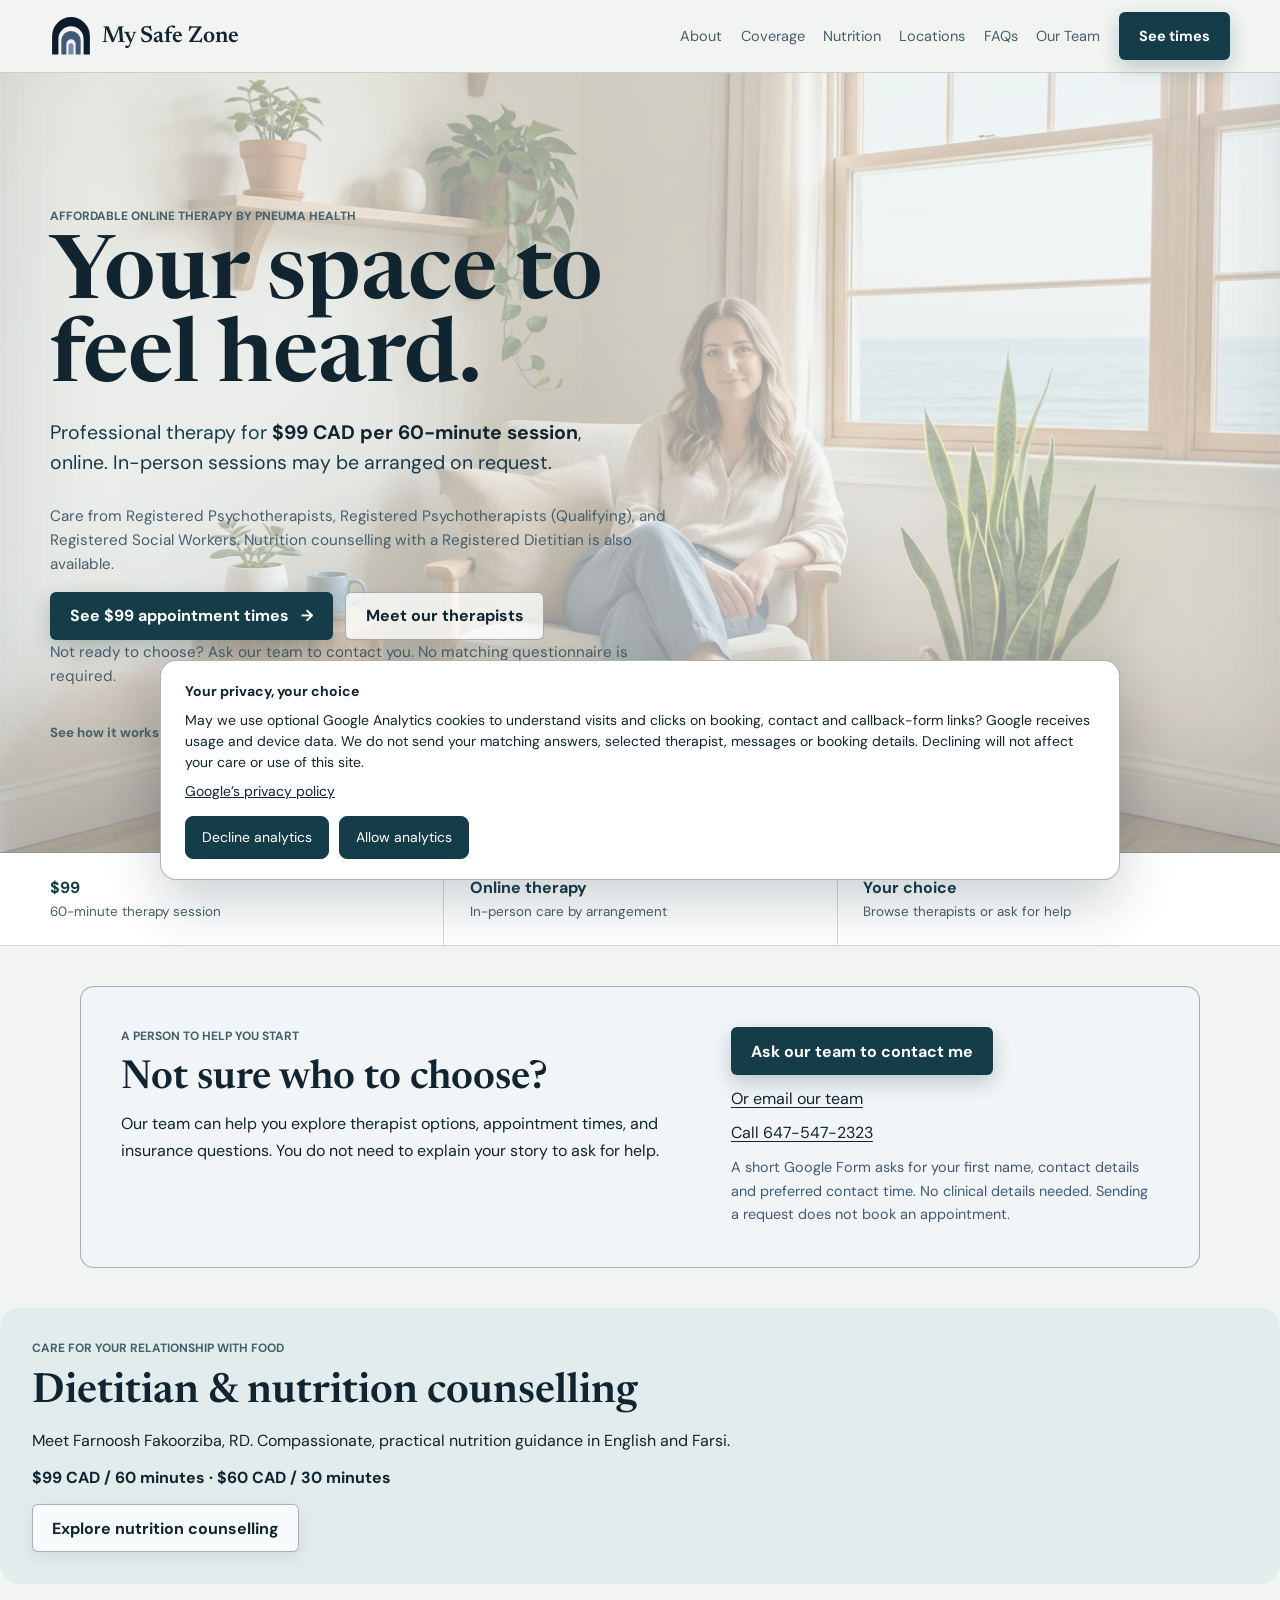
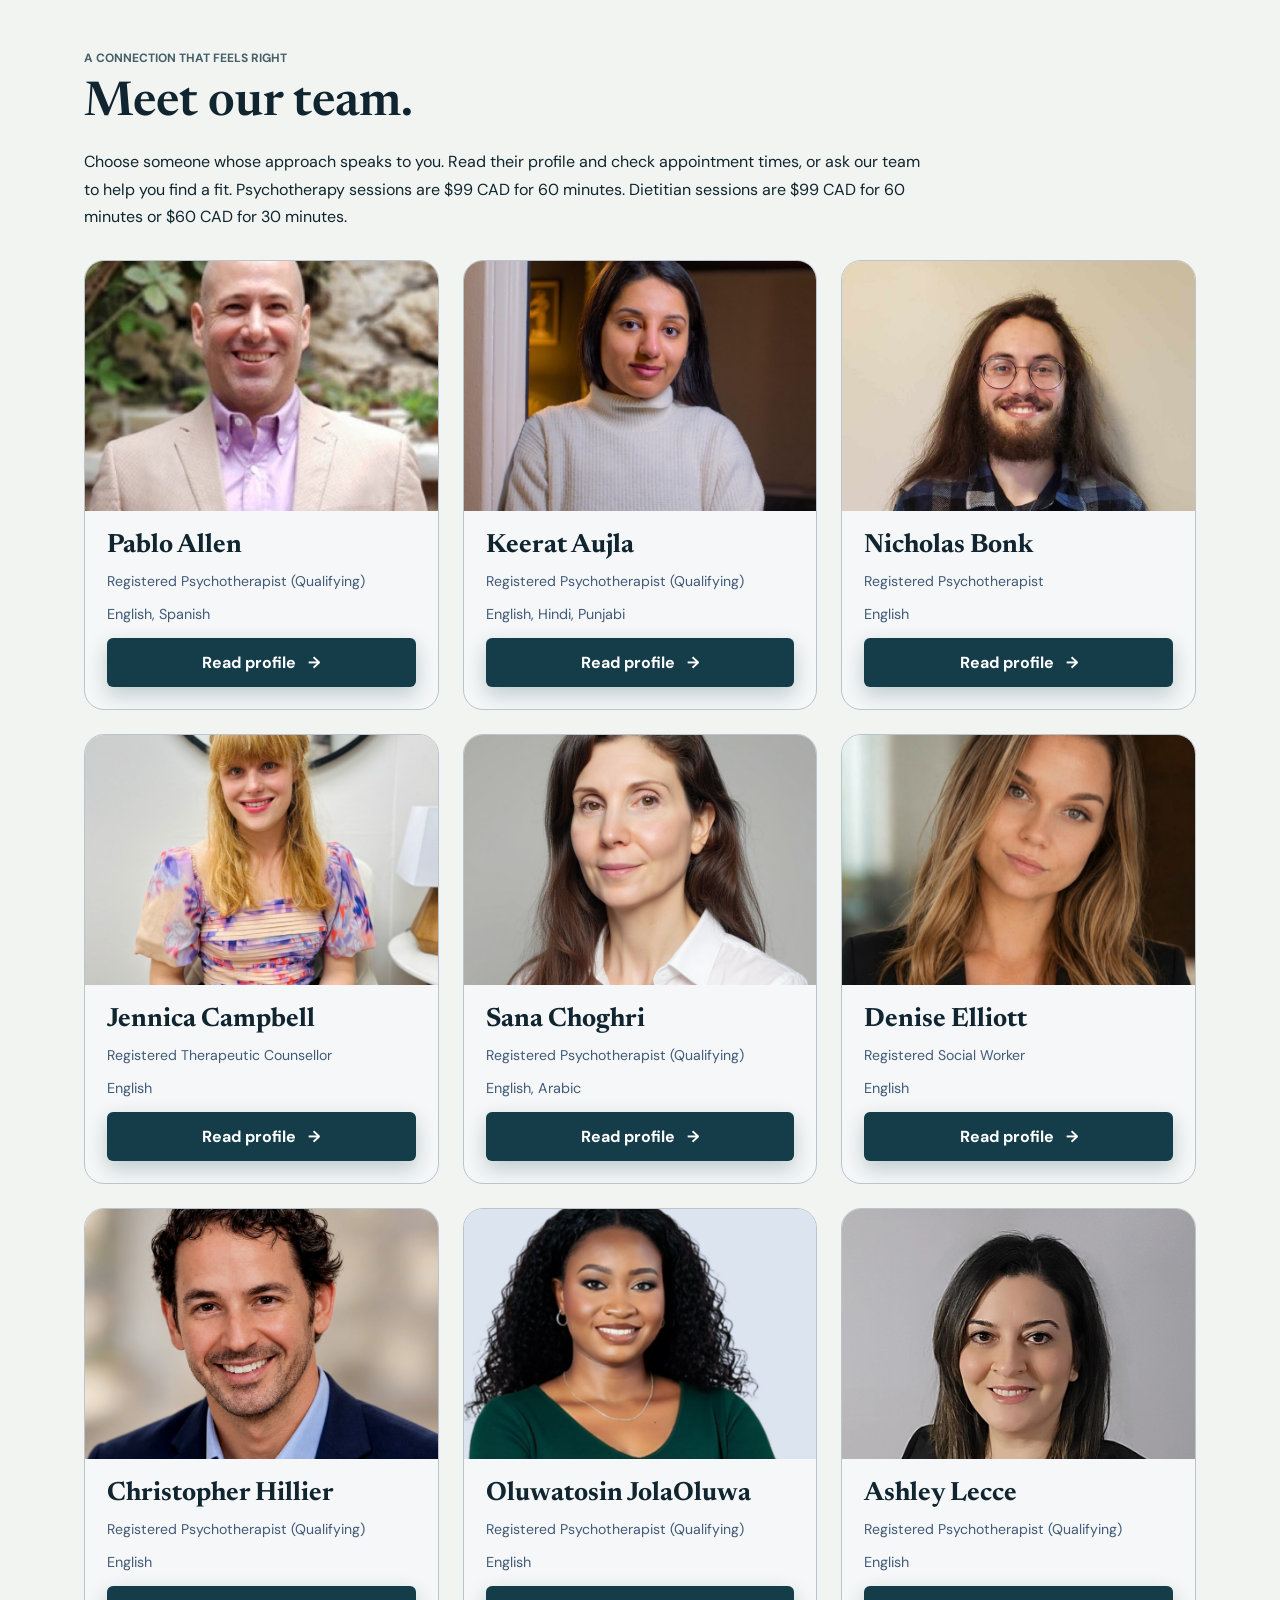
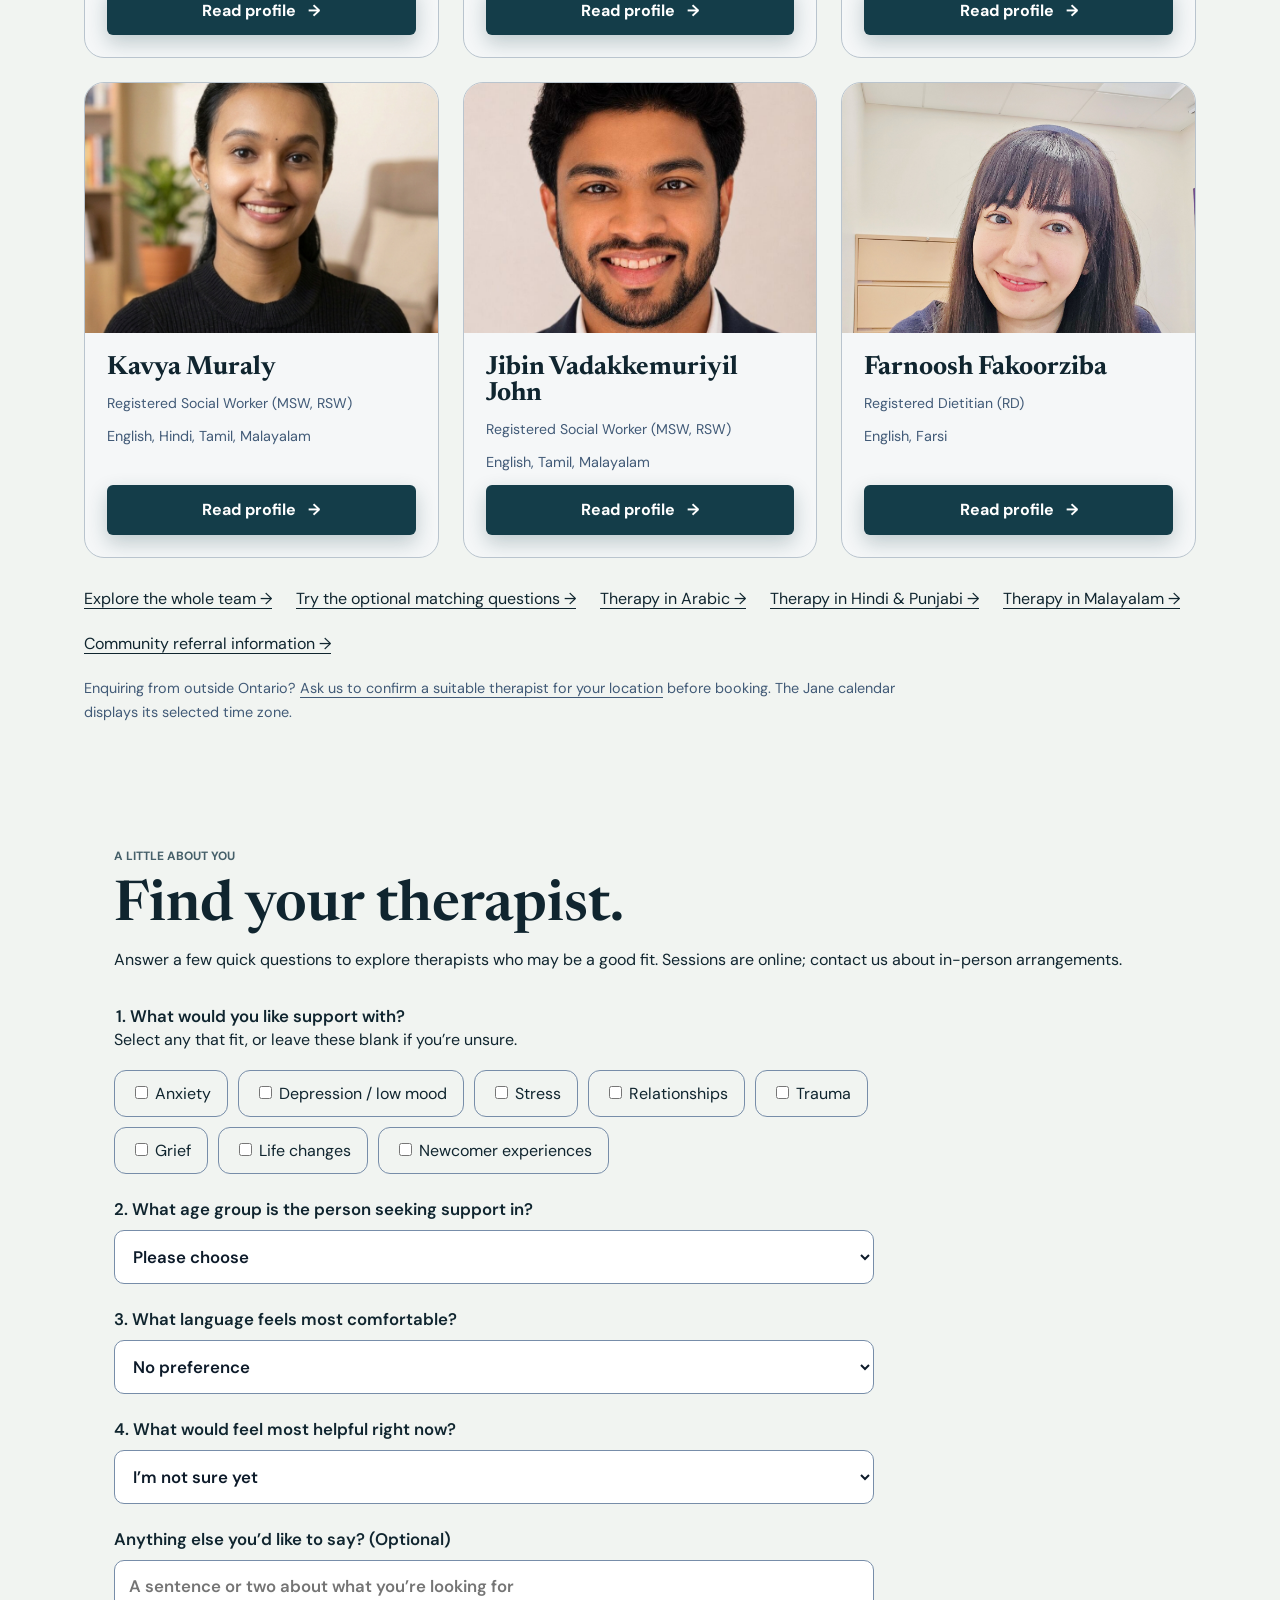
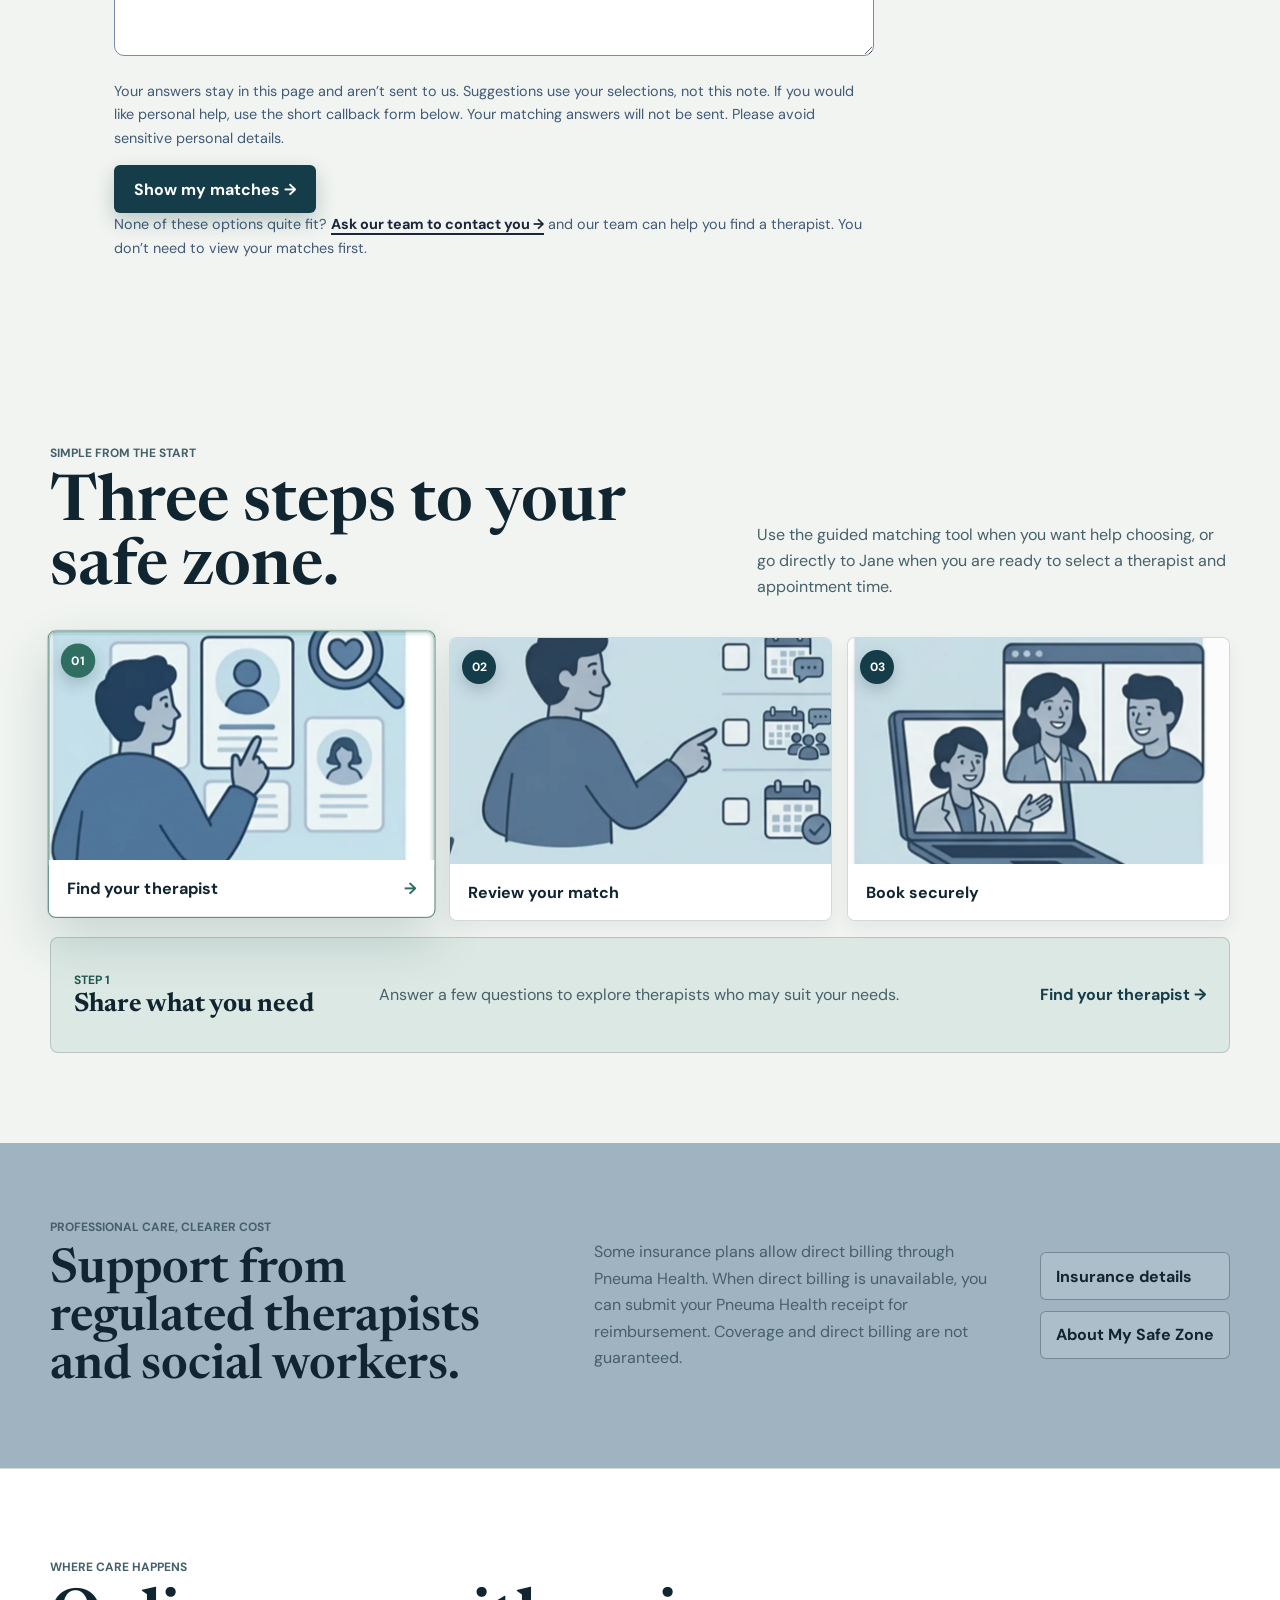
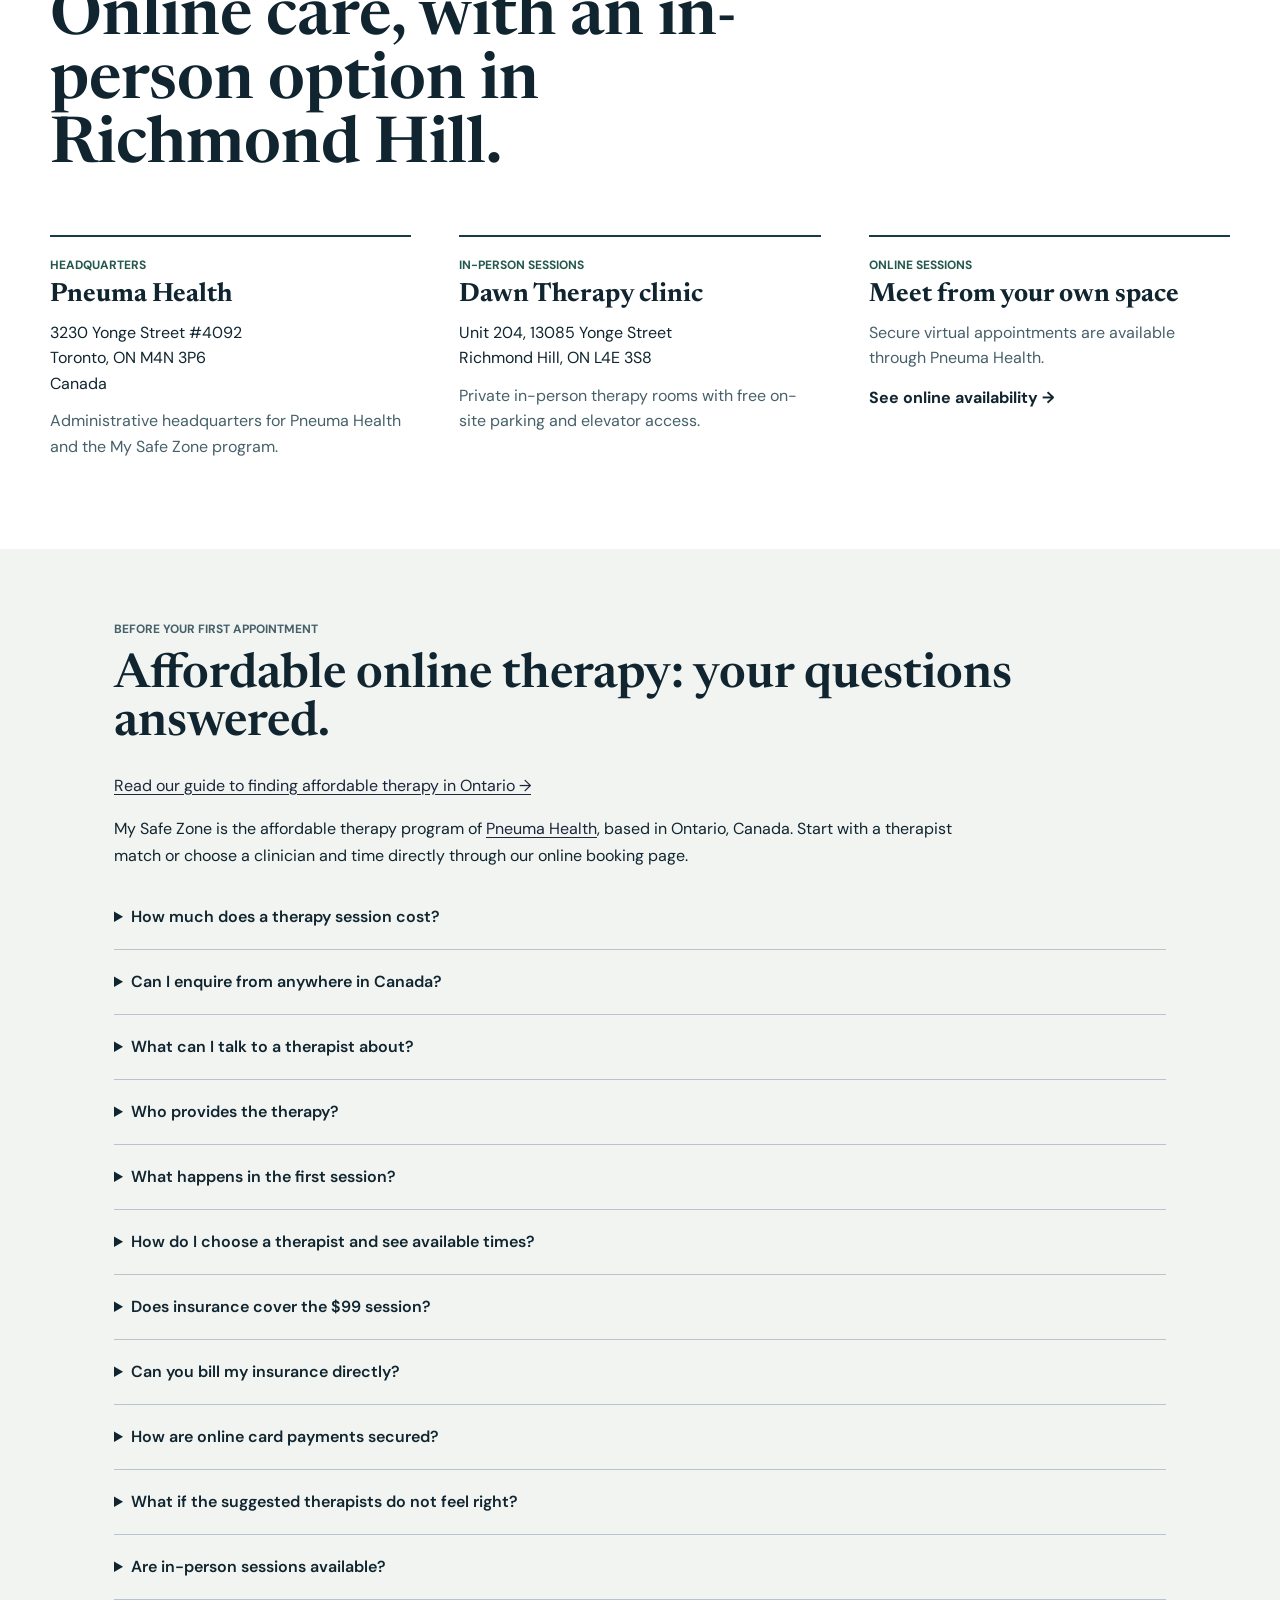
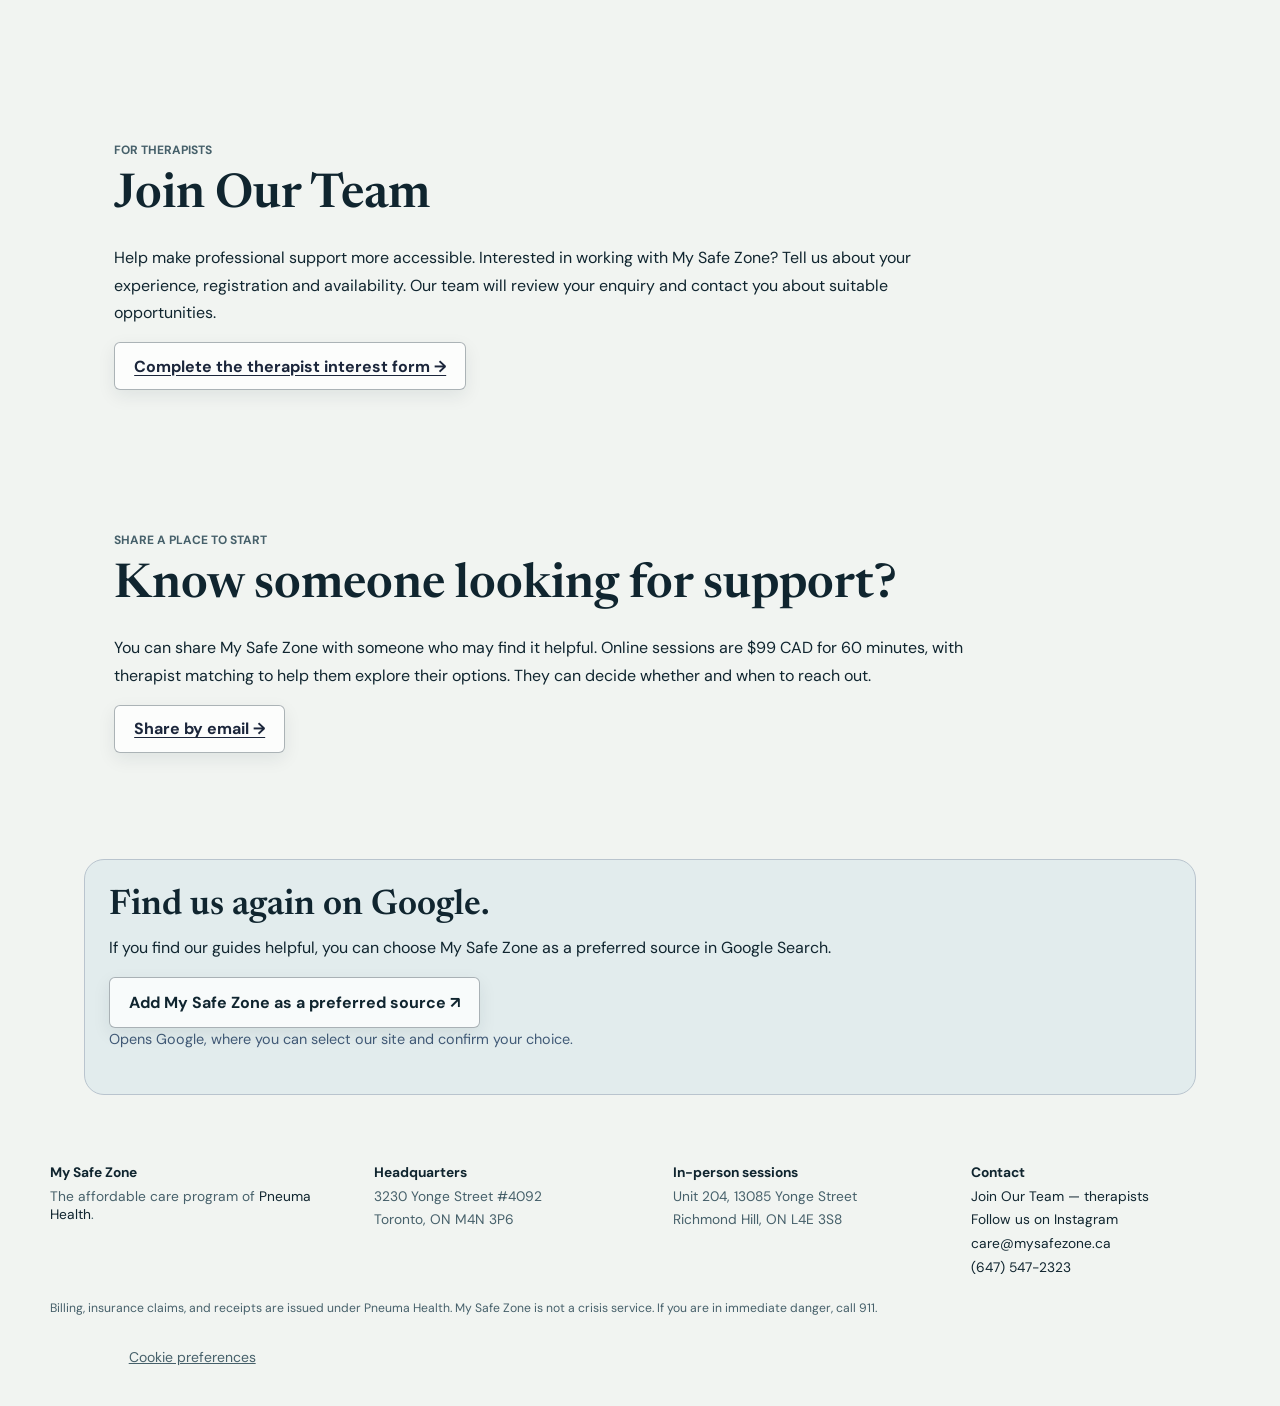
<file: index.html>
<!DOCTYPE html>
<html lang="en-CA">
  <head>
    <meta charset="UTF-8" />
    <meta name="viewport" content="width=device-width, initial-scale=1.0" />
    <title>Affordable Online Therapy — $99 Sessions | My Safe Zone</title>
    <meta
      name="description"
      content="Online therapy for $99 CAD per 60-minute session with My Safe Zone by Pneuma Health. Explore therapist matches, insurance information and book online."
    />
    <meta name="robots" content="index, follow, max-image-preview:large" />
    <meta name="google-site-verification" content="WSUaAvoiPMjlv7KBqJNMXl4mTVzo8Pt03qmA858JK3k" />
    <meta name="theme-color" content="#0d1b2a" />
    <link rel="canonical" href="https://mysafezone.ca/" />
    <link rel="alternate" hreflang="en-ca" href="https://mysafezone.ca/" />
    <meta property="og:type" content="website" />
    <meta property="og:locale" content="en_CA" />
    <meta property="og:site_name" content="My Safe Zone" />
    <meta property="og:title" content="Affordable Online Therapy | My Safe Zone" />
    <meta
      property="og:description"
      content="Find affordable therapy through Pneuma Health. Get matched with a therapist or book directly through Jane."
    />
    <meta property="og:url" content="https://mysafezone.ca/" />
    <meta
      property="og:image"
      content="https://mysafezone.ca/assets/therapy-room-hero-blue-theme.png"
    />
    <meta property="og:image:alt" content="A welcoming therapy room" />
    <meta name="twitter:card" content="summary_large_image" />
    <meta name="twitter:title" content="Affordable Online Therapy | My Safe Zone" />
    <meta
      name="twitter:description"
      content="A clear, affordable path to therapy through Pneuma Health."
    />
    <meta
      name="twitter:image"
      content="https://mysafezone.ca/assets/therapy-room-hero-blue-theme.png"
    />
    <link rel="icon" type="image/svg+xml" href="/assets/mysafezone-safety-mark.svg?v=approved-arch-v2" />
    <link rel="preload" as="image" href="/assets/therapy-room-hero-blue-theme.webp" />
    <link rel="preconnect" href="https://fonts.googleapis.com" />
    <link rel="preconnect" href="https://fonts.gstatic.com" crossorigin />
    <link
      href="https://fonts.googleapis.com/css2?family=DM+Sans:wght@400;500;600;700&amp;family=Newsreader:opsz,wght@6..72,500;6..72,600&amp;display=swap"
      rel="stylesheet"
    />
    <link rel="stylesheet" href="/styles.css?v=20261122-preferred-source" />
    <script type="application/ld+json">
      {
        "@context": "https://schema.org",
        "@type": "Organization",
        "@id": "https://mysafezone.ca/#organization",
        "name": "My Safe Zone",
        "url": "https://mysafezone.ca/",
        "logo": "https://mysafezone.ca/assets/mysafezone-safety-mark.png",
        "description": "The affordable online therapy program of Pneuma Health.",
        "email": "care@mysafezone.ca",
        "telephone": "+1-647-547-2323",
        "sameAs": ["https://www.instagram.com/mysafezone.ca/"],
        "parentOrganization": {
          "@type": "Organization",
          "name": "Pneuma Health",
          "url": "https://pneumahealth.ca/"
        },
        "address": {
          "@type": "PostalAddress",
          "streetAddress": "3230 Yonge Street #4092",
          "addressLocality": "Toronto",
          "addressRegion": "ON",
          "postalCode": "M4N 3P6",
          "addressCountry": "CA"
        },
        "location": {
          "@type": "Place",
          "name": "In-person sessions at Dawn Therapy",
          "address": {
            "@type": "PostalAddress",
            "streetAddress": "Unit 204, 13085 Yonge Street",
            "addressLocality": "Richmond Hill",
            "addressRegion": "ON",
            "postalCode": "L4E 3S8",
            "addressCountry": "CA"
          }
        },
        "makesOffer": {
          "@type": "Offer",
          "price": "99",
          "priceCurrency": "CAD",
          "itemOffered": {
            "@type": "Service",
            "name": "Affordable psychotherapy",
            "serviceType": "Online psychotherapy; in-person sessions by arrangement",
            "description": "$99 CAD per 60-minute session. Eligibility depends on client location and clinician registration."
          }
        }
      }
    </script>
  </head>
  <body>
    <header class="site-header">
      <a class="brand" href="#home" aria-label="My Safe Zone home">
        <img
          class="brand-mark"
          src="/assets/mysafezone-safety-mark.svg?v=approved-arch-v2"
          alt=""
          width="512"
          height="512"
        />
        <span class="brand-name">My Safe Zone</span>
      </a>

      <nav class="site-nav" aria-label="Primary navigation">
        <button class="nav-link" type="button" data-dialog="about-dialog">About</button>
        <button class="nav-link" type="button" data-dialog="coverage-dialog">Coverage</button>
        <a class="nav-link" href="/nutrition/">Nutrition</a>
        <a class="nav-link" href="#locations">Locations</a>
        <a class="nav-link" href="#therapy-questions">FAQs</a>
        <a
          class="nav-match"
          href="/team/"
        >Our Team</a>
        <a class="header-cta" href="https://pneumahealth.janeapp.com/locations/my-safe-zone/book#/discipline/1/treatment/20" target="_blank" rel="noopener">See times</a>
      </nav>
    </header>

    <main id="home">
      <section class="hero" aria-labelledby="hero-title">
        <img
          class="hero-background" fetchpriority="high" width="1376" height="768"
          src="/assets/therapy-room-hero-blue-theme.webp"
          alt="A therapist seated in a bright, welcoming therapy room"
        />
        <div class="hero-wash" aria-hidden="true"></div>
        <div class="hero-light" aria-hidden="true"></div>

        <div class="hero-content">
          <p class="eyebrow hero-reveal">Affordable online therapy by Pneuma Health</p>
          <h1 class="hero-reveal" id="hero-title">Your space to feel heard.</h1>
          <p class="hero-lead">
            Professional therapy for <strong>$99 CAD per 60-minute session</strong>, online. In-person sessions may be arranged on request.
          </p>
          <p class="hero-credentials">Care from Registered Psychotherapists, Registered Psychotherapists (Qualifying), and Registered Social Workers. Nutrition counselling with a Registered Dietitian is also available.</p>

          <div class="hero-actions hero-reveal">
            <a
              class="button button-primary"
              href="https://pneumahealth.janeapp.com/locations/my-safe-zone/book#/discipline/1/treatment/20"
              target="_blank"
              rel="noopener"
            >
              See $99 appointment times
              <span class="button-arrow" aria-hidden="true">→</span>
            </a>
            <a
              class="button button-secondary"
              href="#meet-therapists"
            >
              Meet our therapists
            </a>
          </div>
          <p class="hero-booking-note">Not ready to choose? <a href="https://docs.google.com/forms/d/e/1FAIpQLScZybuNpO0uS9r0S9Tds227BgayAe8z0cIVu_FjhuOwMrChSQ/viewform" target="_blank" rel="noopener">Ask our team to contact you</a>. No matching questionnaire is required.</p>

          <a class="scroll-cue hero-reveal" href="#how-it-works">
            <span>See how it works</span>
            <span class="scroll-line" aria-hidden="true"></span>
          </a>
        </div>
      </section>

      <section class="service-strip reveal" aria-label="Therapy service details">
        <div>
          <strong>$99</strong>
          <span>60-minute therapy session</span>
        </div>
        <div>
          <strong>Online therapy</strong>
          <span>In-person care by arrangement</span>
        </div>
        <div>
          <strong>Your choice</strong>
          <span>Browse therapists or ask for help</span>
        </div>
      </section>

      <section id="booking-help" class="booking-help" aria-labelledby="booking-help-title">
        <div><p class="eyebrow">A person to help you start</p><h2 id="booking-help-title">Not sure who to choose?</h2>
        <p>Our team can help you explore therapist options, appointment times, and insurance questions. You do not need to explain your story to ask for help.</p></div>
        <div class="booking-help-actions"><a class="button button-primary" href="https://docs.google.com/forms/d/e/1FAIpQLScZybuNpO0uS9r0S9Tds227BgayAe8z0cIVu_FjhuOwMrChSQ/viewform" target="_blank" rel="noopener">Ask our team to contact me</a><a href="mailto:care@mysafezone.ca?subject=My%20Safe%20Zone%20-%20Help%20choosing%20a%20therapist">Or email our team</a><a href="tel:+16475472323">Call 647-547-2323</a><p class="match-small">A short Google Form asks for your first name, contact details and preferred contact time. No clinical details needed. Sending a request does not book an appointment.</p></div>
      </section>

<section class="team-help" id="nutrition"><p class="eyebrow">Care for your relationship with food</p><h2>Dietitian &amp; nutrition counselling</h2><p>Meet Farnoosh Fakoorziba, RD. Compassionate, practical nutrition guidance in English and Farsi.</p><p><strong>$99 CAD / 60 minutes · $60 CAD / 30 minutes</strong></p><a class="button button-secondary" href="/nutrition/">Explore nutrition counselling</a></section>
<section class="therapist-intro" id="meet-therapists" aria-labelledby="therapist-intro-title"><p class="eyebrow">A connection that feels right</p><h2 id="therapist-intro-title">Meet our team.</h2><p>Choose someone whose approach speaks to you. Read their profile and check appointment times, or ask our team to help you find a fit. Psychotherapy sessions are $99 CAD for 60 minutes. Dietitian sessions are $99 CAD for 60 minutes or $60 CAD for 30 minutes.</p><div class="therapist-grid"><!-- TEAM CARDS START -->
<article class="therapist-card"><a class="therapist-photo-link" href="/team/#therapist-12" aria-label="Read Pablo Allen's profile"><img src="/assets/team-12.png" width="400" height="520" loading="lazy" alt="Pablo Allen"></a><div><h3><a href="/team/#therapist-12">Pablo Allen</a></h3><p class="therapist-credential">Registered Psychotherapist (Qualifying)</p><p class="match-small">English, Spanish</p><a class="button button-primary" href="/team/#therapist-12">Read profile<span class="sr-only"> for Pablo Allen</span> →</a></div></article>
<article class="therapist-card"><a class="therapist-photo-link" href="/team/#therapist-9" aria-label="Read Keerat Aujla's profile"><img src="/assets/team-9.jpg" width="400" height="520" loading="lazy" alt="Keerat Aujla"></a><div><h3><a href="/team/#therapist-9">Keerat Aujla</a></h3><p class="therapist-credential">Registered Psychotherapist (Qualifying)</p><p class="match-small">English, Hindi, Punjabi</p><a class="button button-primary" href="/team/#therapist-9">Read profile<span class="sr-only"> for Keerat Aujla</span> →</a></div></article>
<article class="therapist-card"><a class="therapist-photo-link" href="/team/#therapist-18" aria-label="Read Nicholas Bonk's profile"><img src="/assets/team-18.jpg" width="400" height="520" loading="lazy" alt="Nicholas Bonk"></a><div><h3><a href="/team/#therapist-18">Nicholas Bonk</a></h3><p class="therapist-credential">Registered Psychotherapist</p><p class="match-small">English</p><a class="button button-primary" href="/team/#therapist-18">Read profile<span class="sr-only"> for Nicholas Bonk</span> →</a></div></article>
<article class="therapist-card"><a class="therapist-photo-link" href="/team/#therapist-8" aria-label="Read Jennica Campbell's profile"><img src="/assets/team-8.jpg" width="400" height="520" loading="lazy" alt="Jennica Campbell"></a><div><h3><a href="/team/#therapist-8">Jennica Campbell</a></h3><p class="therapist-credential">Registered Therapeutic Counsellor</p><p class="match-small">English</p><a class="button button-primary" href="/team/#therapist-8">Read profile<span class="sr-only"> for Jennica Campbell</span> →</a></div></article>
<article class="therapist-card"><a class="therapist-photo-link" href="/team/#therapist-16" aria-label="Read Sana Choghri's profile"><img src="/assets/team-16.jpg" width="400" height="520" loading="lazy" alt="Sana Choghri"></a><div><h3><a href="/team/#therapist-16">Sana Choghri</a></h3><p class="therapist-credential">Registered Psychotherapist (Qualifying)</p><p class="match-small">English, Arabic</p><a class="button button-primary" href="/team/#therapist-16">Read profile<span class="sr-only"> for Sana Choghri</span> →</a></div></article>
<article class="therapist-card"><a class="therapist-photo-link" href="/team/#therapist-10" aria-label="Read Denise Elliott's profile"><img src="/assets/team-10.jpg" width="400" height="520" loading="lazy" alt="Denise Elliott"></a><div><h3><a href="/team/#therapist-10">Denise Elliott</a></h3><p class="therapist-credential">Registered Social Worker</p><p class="match-small">English</p><a class="button button-primary" href="/team/#therapist-10">Read profile<span class="sr-only"> for Denise Elliott</span> →</a></div></article>
<article class="therapist-card"><a class="therapist-photo-link" href="/team/#therapist-11" aria-label="Read Christopher Hillier's profile"><img src="/assets/team-11.jpg" width="400" height="520" loading="lazy" alt="Christopher Hillier"></a><div><h3><a href="/team/#therapist-11">Christopher Hillier</a></h3><p class="therapist-credential">Registered Psychotherapist (Qualifying)</p><p class="match-small">English</p><a class="button button-primary" href="/team/#therapist-11">Read profile<span class="sr-only"> for Christopher Hillier</span> →</a></div></article>
<article class="therapist-card"><a class="therapist-photo-link" href="/team/#therapist-15" aria-label="Read Oluwatosin JolaOluwa's profile"><img src="/assets/team-15.png" width="400" height="520" loading="lazy" alt="Oluwatosin JolaOluwa"></a><div><h3><a href="/team/#therapist-15">Oluwatosin JolaOluwa</a></h3><p class="therapist-credential">Registered Psychotherapist (Qualifying)</p><p class="match-small">English</p><a class="button button-primary" href="/team/#therapist-15">Read profile<span class="sr-only"> for Oluwatosin JolaOluwa</span> →</a></div></article>
<article class="therapist-card"><a class="therapist-photo-link" href="/team/#therapist-20" aria-label="Read Ashley Lecce's profile"><img src="/assets/team-20.jpg" width="400" height="520" loading="lazy" alt="Ashley Lecce"></a><div><h3><a href="/team/#therapist-20">Ashley Lecce</a></h3><p class="therapist-credential">Registered Psychotherapist (Qualifying)</p><p class="match-small">English</p><a class="button button-primary" href="/team/#therapist-20">Read profile<span class="sr-only"> for Ashley Lecce</span> →</a></div></article>
<article class="therapist-card"><a class="therapist-photo-link" href="/team/#therapist-14" aria-label="Read Kavya Muraly's profile"><img src="/assets/team-14.jpg" width="400" height="520" loading="lazy" alt="Kavya Muraly"></a><div><h3><a href="/team/#therapist-14">Kavya Muraly</a></h3><p class="therapist-credential">Registered Social Worker (MSW, RSW)</p><p class="match-small">English, Hindi, Tamil, Malayalam</p><a class="button button-primary" href="/team/#therapist-14">Read profile<span class="sr-only"> for Kavya Muraly</span> →</a></div></article>
<article class="therapist-card"><a class="therapist-photo-link" href="/team/#therapist-19" aria-label="Read Jibin Vadakkemuriyil John's profile"><img src="/assets/team-19.jpg" width="400" height="520" loading="lazy" alt="Jibin Vadakkemuriyil John"></a><div><h3><a href="/team/#therapist-19">Jibin Vadakkemuriyil John</a></h3><p class="therapist-credential">Registered Social Worker (MSW, RSW)</p><p class="match-small">English, Tamil, Malayalam</p><a class="button button-primary" href="/team/#therapist-19">Read profile<span class="sr-only"> for Jibin Vadakkemuriyil John</span> →</a></div></article>
<article class="therapist-card"><a class="therapist-photo-link" href="/team/#therapist-farnoosh-fakoorziba" aria-label="Read Farnoosh Fakoorziba's profile"><img src="/assets/farnoosh-fakoorziba.jpg" width="400" height="520" loading="lazy" alt="Farnoosh Fakoorziba"></a><div><h3><a href="/team/#therapist-farnoosh-fakoorziba">Farnoosh Fakoorziba</a></h3><p class="therapist-credential">Registered Dietitian (RD)</p><p class="match-small">English, Farsi</p><a class="button button-primary" href="/team/#therapist-farnoosh-fakoorziba">Read profile<span class="sr-only"> for Farnoosh Fakoorziba</span> →</a></div></article>
<!-- TEAM CARDS END --></div><div class="therapist-links"><a href="/team/">Explore the whole team →</a><a href="#find-your-therapist">Try the optional matching questions →</a><a href="/therapy/arabic/">Therapy in Arabic →</a><a href="/therapy/hindi-punjabi/">Therapy in Hindi &amp; Punjabi →</a><a href="/therapy/malayalam/">Therapy in Malayalam →</a><a href="/community/">Community referral information →</a></div><p class="match-small">Enquiring from outside Ontario? <a href="https://docs.google.com/forms/d/e/1FAIpQLScZybuNpO0uS9r0S9Tds227BgayAe8z0cIVu_FjhuOwMrChSQ/viewform" target="_blank" rel="noopener">Ask us to confirm a suitable therapist for your location</a> before booking. The Jane calendar displays its selected time zone.</p></section>

      <section class="matcher" id="find-your-therapist" aria-labelledby="match-title">
<p class="eyebrow">A little about you</p><h2 id="match-title">Find your therapist.</h2>
<p>Answer a few quick questions to explore therapists who may be a good fit. Sessions are online; contact us about in-person arrangements.</p>
<form id="match-form">
<fieldset><legend>1. What would you like support with?</legend><p>Select any that fit, or leave these blank if you’re unsure.</p><div class="match-options"><label><input type="checkbox" name="topic" value="anxiety"> Anxiety</label><label><input type="checkbox" name="topic" value="depression"> Depression / low mood</label><label><input type="checkbox" name="topic" value="stress"> Stress</label><label><input type="checkbox" name="topic" value="relationships"> Relationships</label><label><input type="checkbox" name="topic" value="trauma"> Trauma</label><label><input type="checkbox" name="topic" value="grief"> Grief</label><label><input type="checkbox" name="topic" value="transitions"> Life changes</label><label><input type="checkbox" name="topic" value="newcomer"> Newcomer experiences</label></div></fieldset><label class="match-field">2. What age group is the person seeking support in?<select name="age" required><option value="">Please choose</option><option value="child">Child (under 13)</option><option value="teen">Teen (13–17)</option><option value="adult">Adult (18+)</option></select></label>
<label class="match-field">3. What language feels most comfortable?<select name="language"><option value="">No preference</option></select></label>
<label class="match-field">4. What would feel most helpful right now?<select name="style"><option value="">I’m not sure yet</option><option value="listen">A space to talk and feel heard</option><option value="tools">Practical tools for everyday challenges</option><option value="understand">Understanding my feelings and patterns</option></select></label>
<label class="match-field">Anything else you’d like to say? (Optional)<textarea name="note" rows="3" maxlength="1000" placeholder="A sentence or two about what you’re looking for" aria-describedby="note-help"></textarea></label>
<p id="note-help" class="match-small">Your answers stay in this page and aren’t sent to us. Suggestions use your selections, not this note. If you would like personal help, use the short callback form below. Your matching answers will not be sent. Please avoid sensitive personal details.</p>
<button class="button button-primary" type="submit">Show my matches →</button>
<p class="match-small">None of these options quite fit? <a href="https://docs.google.com/forms/d/e/1FAIpQLScZybuNpO0uS9r0S9Tds227BgayAe8z0cIVu_FjhuOwMrChSQ/viewform" target="_blank" rel="noopener" class="detailed-form-link">Ask our team to contact you →</a> and our team can help you find a therapist. You don’t need to view your matches first.</p>
</form><noscript>Please enable JavaScript to use matching, or <a href="https://docs.google.com/forms/d/e/1FAIpQLScZybuNpO0uS9r0S9Tds227BgayAe8z0cIVu_FjhuOwMrChSQ/viewform">ask our team for help</a>.</noscript>
<div id="match-results" tabindex="-1" hidden aria-live="polite"></div></section>
<section class="process reveal" id="how-it-works" aria-labelledby="process-title">
        <div class="process-heading">
          <div>
            <p class="eyebrow">Simple from the start</p>
            <h2 id="process-title">Three steps to your safe zone.</h2>
          </div>
          <p class="process-intro">
            Use the guided matching tool when you want help choosing, or go directly to Jane when
            you are ready to select a therapist and appointment time.
          </p>
        </div>

        <div class="process-grid" role="tablist" aria-label="How therapy works">
          <button
            class="process-step is-active"
            type="button"
            role="tab"
            aria-selected="true"
            aria-controls="process-detail"
            data-motion-card
            data-title="Share what you need"
            data-copy="Answer a few questions about your needs, age group, and preferred language."
            data-link="#find-your-therapist"
            data-link-label="Find your therapist"
          >
            <span class="step-number">01</span>
            <img src="/assets/step-discovery.webp" width="720" height="520" loading="lazy" decoding="async" alt="Illustration of exploring therapist options" />
            <span class="step-label">Find your therapist</span>
          </button>

          <button
            class="process-step"
            type="button"
            role="tab"
            aria-selected="false"
            aria-controls="process-detail"
            data-motion-card
            data-title="Receive a thoughtful match"
            data-copy="Explore up to two suggestions based on therapist profiles. If neither feels right, request personal help from our team."
            data-link="#find-your-therapist"
            data-link-label="Get matched"
          >
            <span class="step-number">02</span>
            <img src="/assets/step-match.webp" width="720" height="520" loading="lazy" decoding="async" alt="Illustration of choosing an appointment" />
            <span class="step-label">Review your match</span>
          </button>

          <button
            class="process-step"
            type="button"
            role="tab"
            aria-selected="false"
            aria-controls="process-detail"
            data-motion-card
            data-title="Choose a time in Jane"
            data-copy="Browse bookable therapists, view current availability, and reserve your appointment securely through Pneuma Health's Jane site."
            data-link="https://pneumahealth.janeapp.com/locations/my-safe-zone/book"
            data-link-label="View therapists &amp; availability"
          >
            <span class="step-number">03</span>
            <img src="/assets/step-session.webp" width="720" height="520" loading="lazy" decoding="async" alt="Illustration of an online therapy session" />
            <span class="step-label">Book securely</span>
          </button>
        </div>

        <div class="process-detail" id="process-detail" role="tabpanel" aria-live="polite">
          <div>
            <p class="detail-kicker">Step 1</p>
            <h3>Share what you need</h3>
          </div>
          <p>
            Answer a few questions to explore therapists who may suit your needs.
          </p>
          <a
            href="#find-your-therapist"
          >Find your therapist <span aria-hidden="true">→</span></a>
        </div>
      </section>

      <section class="trust-band reveal" aria-label="Service and coverage information">
        <div>
          <p class="eyebrow">Professional care, clearer cost</p>
          <h2>Support from regulated therapists and social workers.</h2>
        </div>
        <p>
          Some insurance plans allow direct billing through Pneuma Health. When direct billing is
          unavailable, you can submit your Pneuma Health receipt for reimbursement. Coverage and
          direct billing are not guaranteed.
        </p>
        <div class="trust-actions">
          <button class="text-button" type="button" data-dialog="coverage-dialog">
            Insurance details
          </button>
          <button class="text-button" type="button" data-dialog="about-dialog">
            About My Safe Zone
          </button>
        </div>
      </section>

      <section class="locations reveal" id="locations" aria-labelledby="locations-title">
        <div class="locations-heading">
          <p class="eyebrow">Where care happens</p>
          <h2 id="locations-title">Online care, with an in-person option in Richmond Hill.</h2>
        </div>

        <div class="location-grid">
          <article class="location-item">
            <p class="location-label">Headquarters</p>
            <h3>Pneuma Health</h3>
            <address>
              3230 Yonge Street #4092<br />
              Toronto, ON M4N 3P6<br />
              Canada
            </address>
            <p>Administrative headquarters for Pneuma Health and the My Safe Zone program.</p>
          </article>

          <article class="location-item">
            <p class="location-label">In-person sessions</p>
            <h3>Dawn Therapy clinic</h3>
            <address>
              Unit 204, 13085 Yonge Street<br />
              Richmond Hill, ON L4E 3S8
            </address>
            <p>Private in-person therapy rooms with free on-site parking and elevator access.</p>
          </article>

          <article class="location-item">
            <p class="location-label">Online sessions</p>
            <h3>Meet from your own space</h3>
            <p>Secure virtual appointments are available through Pneuma Health.</p>
            <a href="https://pneumahealth.janeapp.com/locations/my-safe-zone/book#/discipline/1/treatment/20" target="_blank" rel="noopener">
              See online availability <span aria-hidden="true">→</span>
            </a>
          </article>
        </div>
      </section>

      <section class="therapy-faq" id="therapy-questions" aria-labelledby="faq-title">
        <p class="eyebrow">Before your first appointment</p>
        <h2 id="faq-title">Affordable online therapy: your questions answered.</h2>
        <p><a href="/guides/affordable-therapy/">Read our guide to finding affordable therapy in Ontario →</a></p>
        <p>My Safe Zone is the affordable therapy program of <a href="https://pneumahealth.ca/mysafezone/">Pneuma Health</a>, based in Ontario, Canada. Start with a therapist match or choose a clinician and time directly through our online booking page.</p>
        <details><summary>How much does a therapy session cost?</summary><p>My Safe Zone sessions cost $99 CAD for 60 minutes. You can <a href="https://pneumahealth.janeapp.com/locations/my-safe-zone/book#/discipline/1/treatment/20" target="_blank" rel="noopener">view therapists and current appointment availability in Jane</a>.</p></details>
        <details><summary>Can I enquire from anywhere in Canada?</summary><p>Yes. We welcome enquiries from across Canada, not only Ontario. Before you book, our team will confirm a suitable therapist’s availability and eligibility to provide care in the province or territory where you will be physically located during sessions. <a href="mailto:care@mysafezone.ca?subject=My%20Safe%20Zone%20enquiry">Contact us for help finding a therapist for your location</a>.</p></details>
        <details><summary>What can I talk to a therapist about?</summary><p>Our matching tool includes anxiety, depression and low mood, stress, relationships, trauma, grief, life changes and newcomer experiences. Each therapist has different areas of experience. Review their profile and discuss your needs with them to decide whether the fit is right for you.</p></details>
        <details><summary>Who provides the therapy?</summary><p>Care may be provided by Registered Psychotherapists, Registered Psychotherapists (Qualifying), or Registered Social Workers, depending on your needs and availability. Read each clinician’s profile in Jane for their designation, approach and areas of experience.</p></details>
        <details><summary>What happens in the first session?</summary><p>Your first session is a chance to get to know your therapist, talk about what brings you to therapy, and discuss what you would like support with. Your therapist will explain consent, confidentiality and its limits, and how you might work together. You can ask questions and share at your own pace; you do not need to prepare a perfect explanation or tell everything at once.</p></details>
        <details><summary>How do I choose a therapist and see available times?</summary><p><a href="https://pneumahealth.janeapp.com/locations/my-safe-zone/book#/discipline/1/treatment/20" target="_blank" rel="noopener">Open our therapist and appointment page</a> to read profiles and see current availability. You can also use the matching questions on this page, or <a href="mailto:care@mysafezone.ca?subject=My%20Safe%20Zone%20-%20Help%20choosing%20a%20therapist">ask our team for help choosing</a>. On a phone, Jane may show only two days at a time, starting at the beginning of the week. Use the calendar arrows or date picker to see upcoming days. If you cannot find a suitable time, <a href="#booking-help">ask our team for help</a>.</p></details>
        <details><summary>Does insurance cover the $99 session?</summary><p>Your plan may cover psychotherapy or social work services, depending on the benefits included and your chosen therapist’s professional designation. Before booking, ask your insurer whether sessions with that specific therapist at Pneuma Health / My Safe Zone are eligible, and check any referral requirements, annual limits or per-session limits. Our team can help you find the therapist’s name, designation and registration number for this check. Receipts are issued under Pneuma Health; reimbursement is not guaranteed.</p></details>
        <details><summary>Can you bill my insurance directly?</summary><p>Direct billing may be available for some plans and therapists. <a href="mailto:care@mysafezone.ca?subject=My%20Safe%20Zone%20enquiry">Contact our team</a> to check before your appointment. If direct billing is unavailable, you can use your receipt to submit a claim to your insurer. You remain responsible for fees your plan does not cover.</p></details>
        <details><summary>How are online card payments secured?</summary><p>Online card payments are handled through Jane Payments, our booking platform’s payment service. Jane Payments is PCI-compliant and uses Stripe to process card payments. Please enter payment details only through the secure Jane payment flow, rather than sending them by email or through our matching form. <a href="https://jane.app/guide/is-jane-pci-compliant" target="_blank" rel="noopener">Read about Jane’s payment security</a>.</p></details>
        <details><summary>What if the suggested therapists do not feel right?</summary><p>You can <a href="#find-your-therapist">try our therapist matching questions</a> or <a href="https://docs.google.com/forms/d/e/1FAIpQLScZybuNpO0uS9r0S9Tds227BgayAe8z0cIVu_FjhuOwMrChSQ/viewform" target="_blank" rel="noopener">request help from our team</a> so our team can help you explore other options. Matching suggestions are a starting point, not a clinical assessment.</p></details>
        <details><summary>Are in-person sessions available?</summary><p>Sessions are primarily online. In-person appointments in Richmond Hill may be arranged on request, subject to availability. <a href="mailto:care@mysafezone.ca?subject=My%20Safe%20Zone%20enquiry">Contact our team</a> to discuss arrangements.</p></details>
      </section>
      <section class="therapy-faq" id="join-our-team" aria-labelledby="join-title">
        <p class="eyebrow">For therapists</p>
        <h2 id="join-title">Join Our Team</h2>
        <p>Help make professional support more accessible. Interested in working with My Safe Zone? Tell us about your experience, registration and availability. Our team will review your enquiry and contact you about suitable opportunities.</p>
        <a class="button button-secondary" href="https://docs.google.com/forms/d/e/1FAIpQLSe5eE-SUiwfXW26CQVr0UL02rukzE70miA_Qqdnl3dRgw6Wvg/viewform?usp=pp_url&amp;entry.2001183123=My+Safe+Zone+%28mysafezone.ca%29">Complete the therapist interest form →</a>
      </section>
      <section class="therapy-faq" id="share-support" aria-labelledby="share-title">
        <p class="eyebrow">Share a place to start</p>
        <h2 id="share-title">Know someone looking for support?</h2>
        <p>You can share My Safe Zone with someone who may find it helpful. Online sessions are $99 CAD for 60 minutes, with therapist matching to help them explore their options. They can decide whether and when to reach out.</p>
        <a class="button button-secondary" href="mailto:?subject=My%20Safe%20Zone%20%E2%80%94%20an%20option%20for%20support&amp;body=I%20thought%20this%20might%20be%20helpful%20if%20you%20are%20looking%20for%20support.%20You%20can%20explore%20My%20Safe%20Zone%20at%20https%3A%2F%2Fmysafezone.ca%2F%20whenever%20you%20feel%20ready.">Share by email →</a>
      </section>
    <aside id="preferred-source" class="preferred-source" aria-label="Follow My Safe Zone on Google">
  <h2>Find us again on Google.</h2>
  <p>If you find our guides helpful, you can choose My Safe Zone as a preferred source in Google Search.</p>
  <a class="button button-secondary" href="https://www.google.com/preferences/source?q=mysafezone.ca" target="_blank" rel="noopener noreferrer">Add My Safe Zone as a preferred source ↗</a>
  <p class="match-small">Opens Google, where you can select our site and confirm your choice.</p>
</aside>
</main>

    <footer class="site-footer">
      <div class="footer-brand">
        <strong>My Safe Zone</strong>
        <span>The affordable care program of <a href="https://pneumahealth.ca">Pneuma Health</a>.</span>
      </div>
      <address>
        <strong>Headquarters</strong>
        <span>3230 Yonge Street #4092</span>
        <span>Toronto, ON M4N 3P6</span>
      </address>
      <address>
        <strong>In-person sessions</strong>
        <span>Unit 204, 13085 Yonge Street</span>
        <span>Richmond Hill, ON L4E 3S8</span>
      </address>
      <div class="footer-contact">
        <strong>Contact</strong>
        <a href="#join-our-team">Join Our Team — therapists</a>
        <a href="https://www.instagram.com/mysafezone.ca/" target="_blank" rel="noopener">Follow us on Instagram</a>
        <a href="mailto:care@mysafezone.ca?subject=My%20Safe%20Zone%20enquiry">care@mysafezone.ca</a>
        <a href="tel:+16475472323">(647) 547-2323</a>
      </div>
      <p>
        Billing, insurance claims, and receipts are issued under Pneuma Health. My Safe Zone is not
        a crisis service. If you are in immediate danger, call 911.
      </p>
    </footer>

    <dialog class="info-dialog" id="about-dialog" aria-labelledby="about-title">
      <button class="dialog-close" type="button" aria-label="Close dialog">×</button>
      <p class="eyebrow">About</p>
      <h2 id="about-title">Affordable care, backed by Pneuma Health.</h2>
      <p>
        My Safe Zone is the affordable care program of Pneuma Health. It was created to make
        professional mental health support easier to understand, easier to book, and more
        financially accessible. Therapy services, billing, insurance claims, and receipts are
        provided under Pneuma Health.
      </p>
      <p>
        Care may be provided by Registered Psychotherapists (RPs), Registered Psychotherapists
        (Qualifying), and Registered Social Workers (RSWs), depending on your needs and
        availability.
      </p>
      <a class="dialog-link" href="https://pneumahealth.ca">Visit Pneuma Health →</a>
    </dialog>

    <dialog class="info-dialog" id="coverage-dialog" aria-labelledby="coverage-title">
      <button class="dialog-close" type="button" aria-label="Close dialog">×</button>
      <p class="eyebrow">Insurance</p>
      <h2 id="coverage-title">Coverage depends on your plan.</h2>
      <p>
        You may self-pay, submit a Pneuma Health receipt to your insurer, or request direct billing.
        Direct billing is not available for every insurer or plan and cannot be guaranteed.
      </p>
      <p>
        Please confirm that your plan covers psychotherapy or your clinician's professional
        designation. You remain responsible for the full fee and any amount your insurer does not
        pay.
      </p>
      <a
        class="dialog-link"
        href="#find-your-therapist"
      >
        Find your therapist →
      </a>
    </dialog>

    <script src="/script.js?v=20261125-short-enquiry"></script>
    <script src="/analytics.js?v=20261127-care-email" defer></script>
  </body>
</html>
</file>
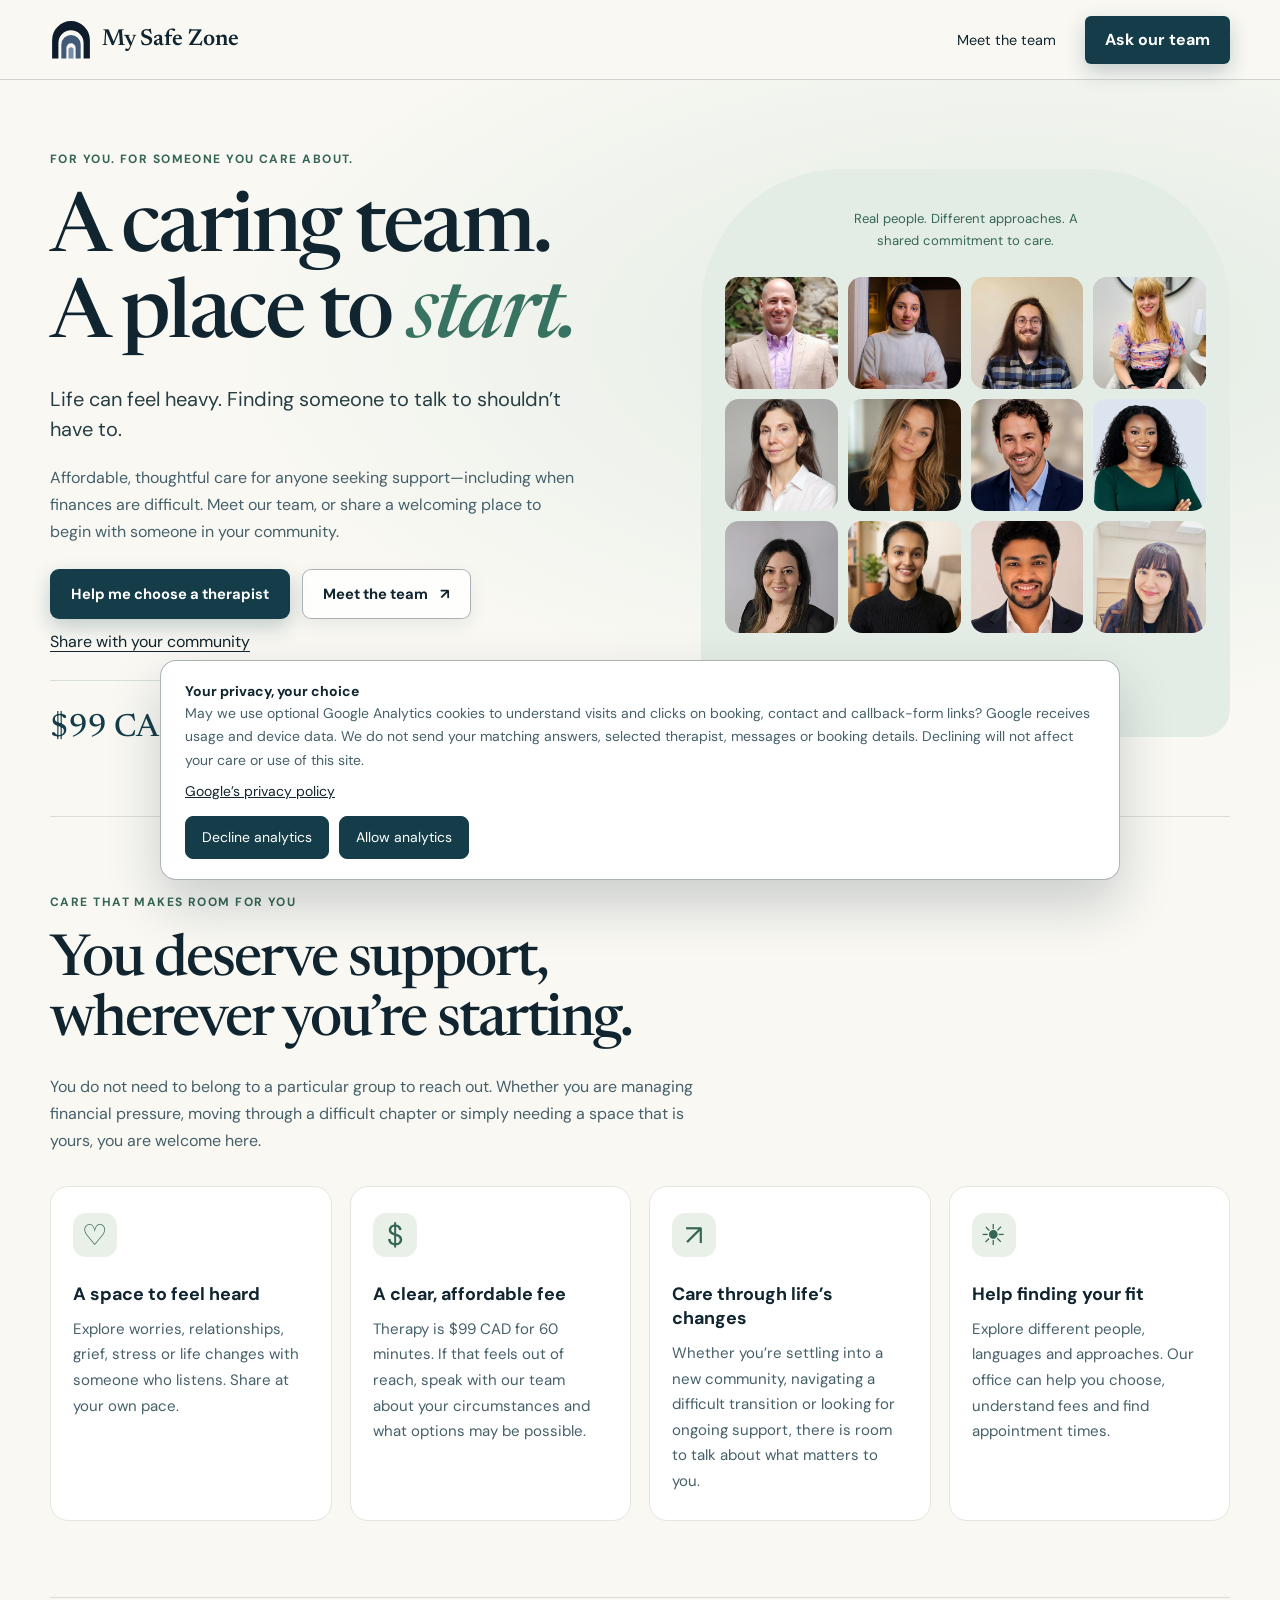
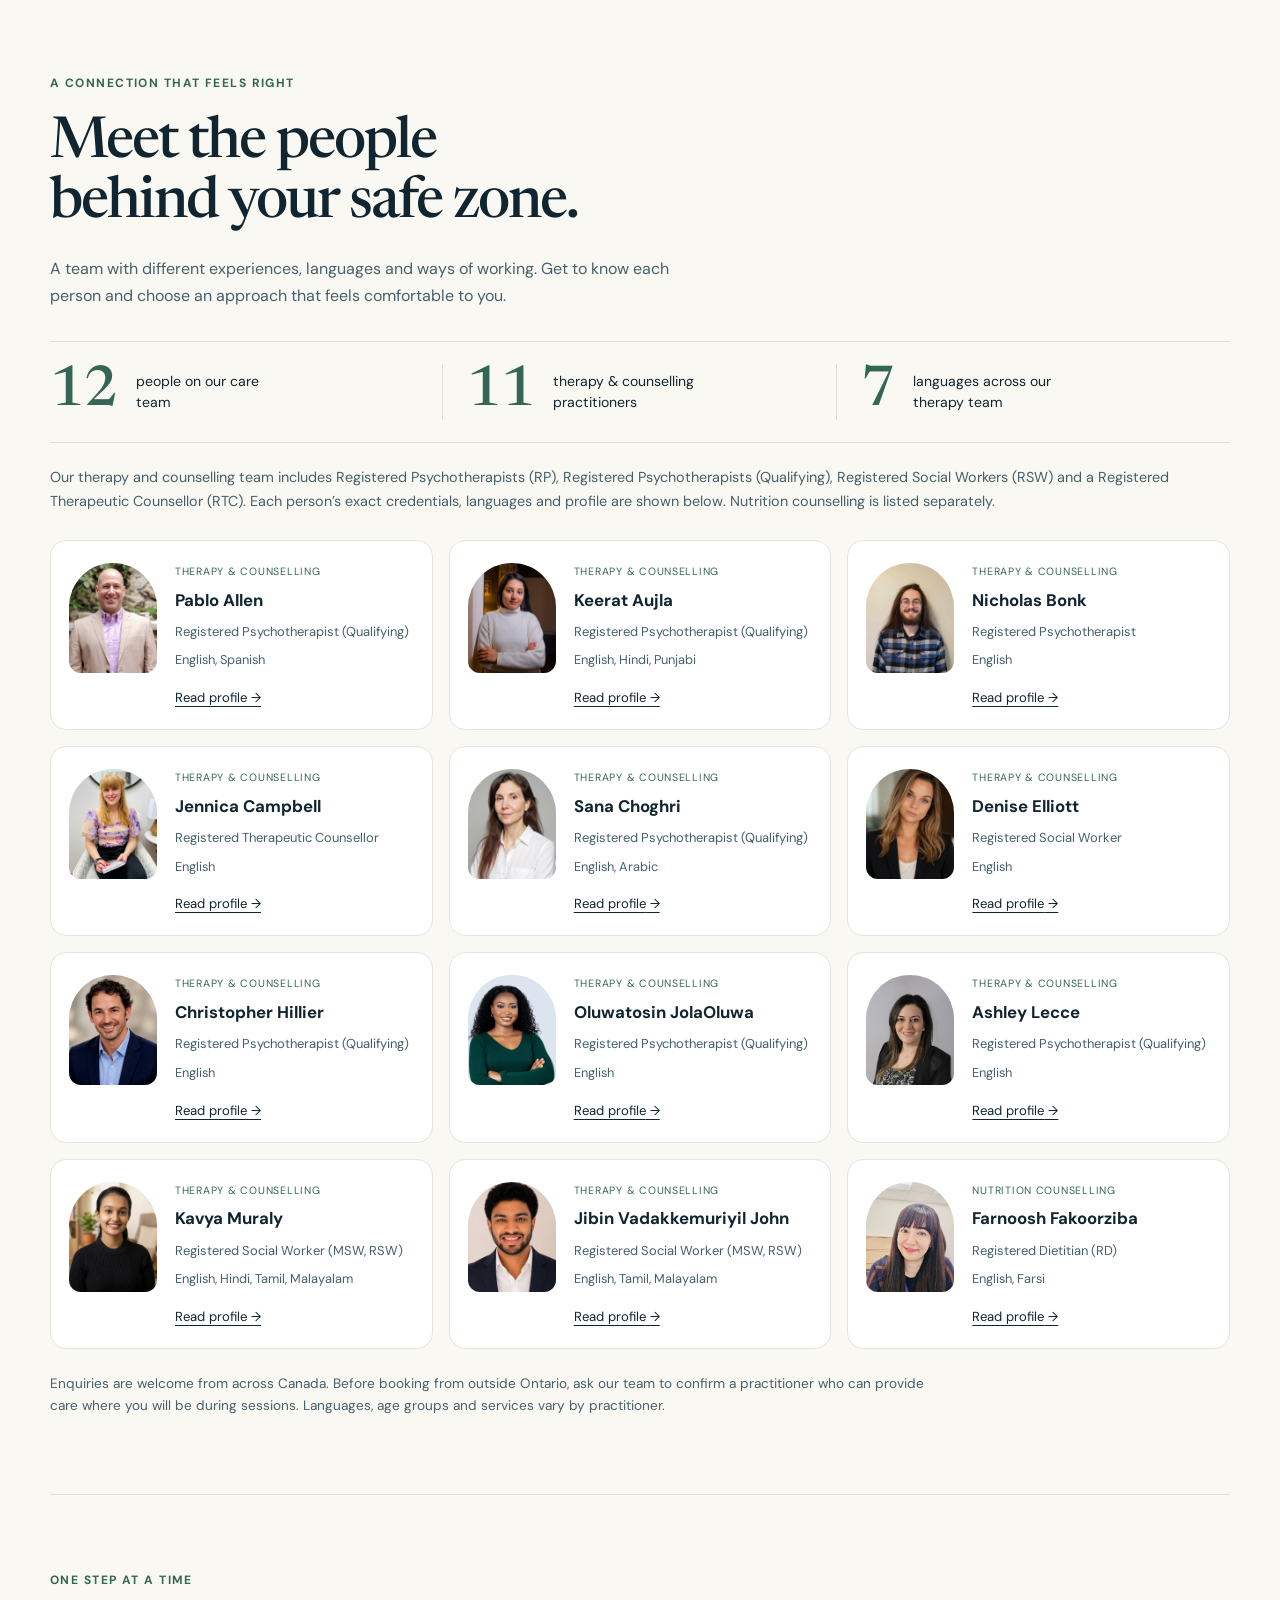
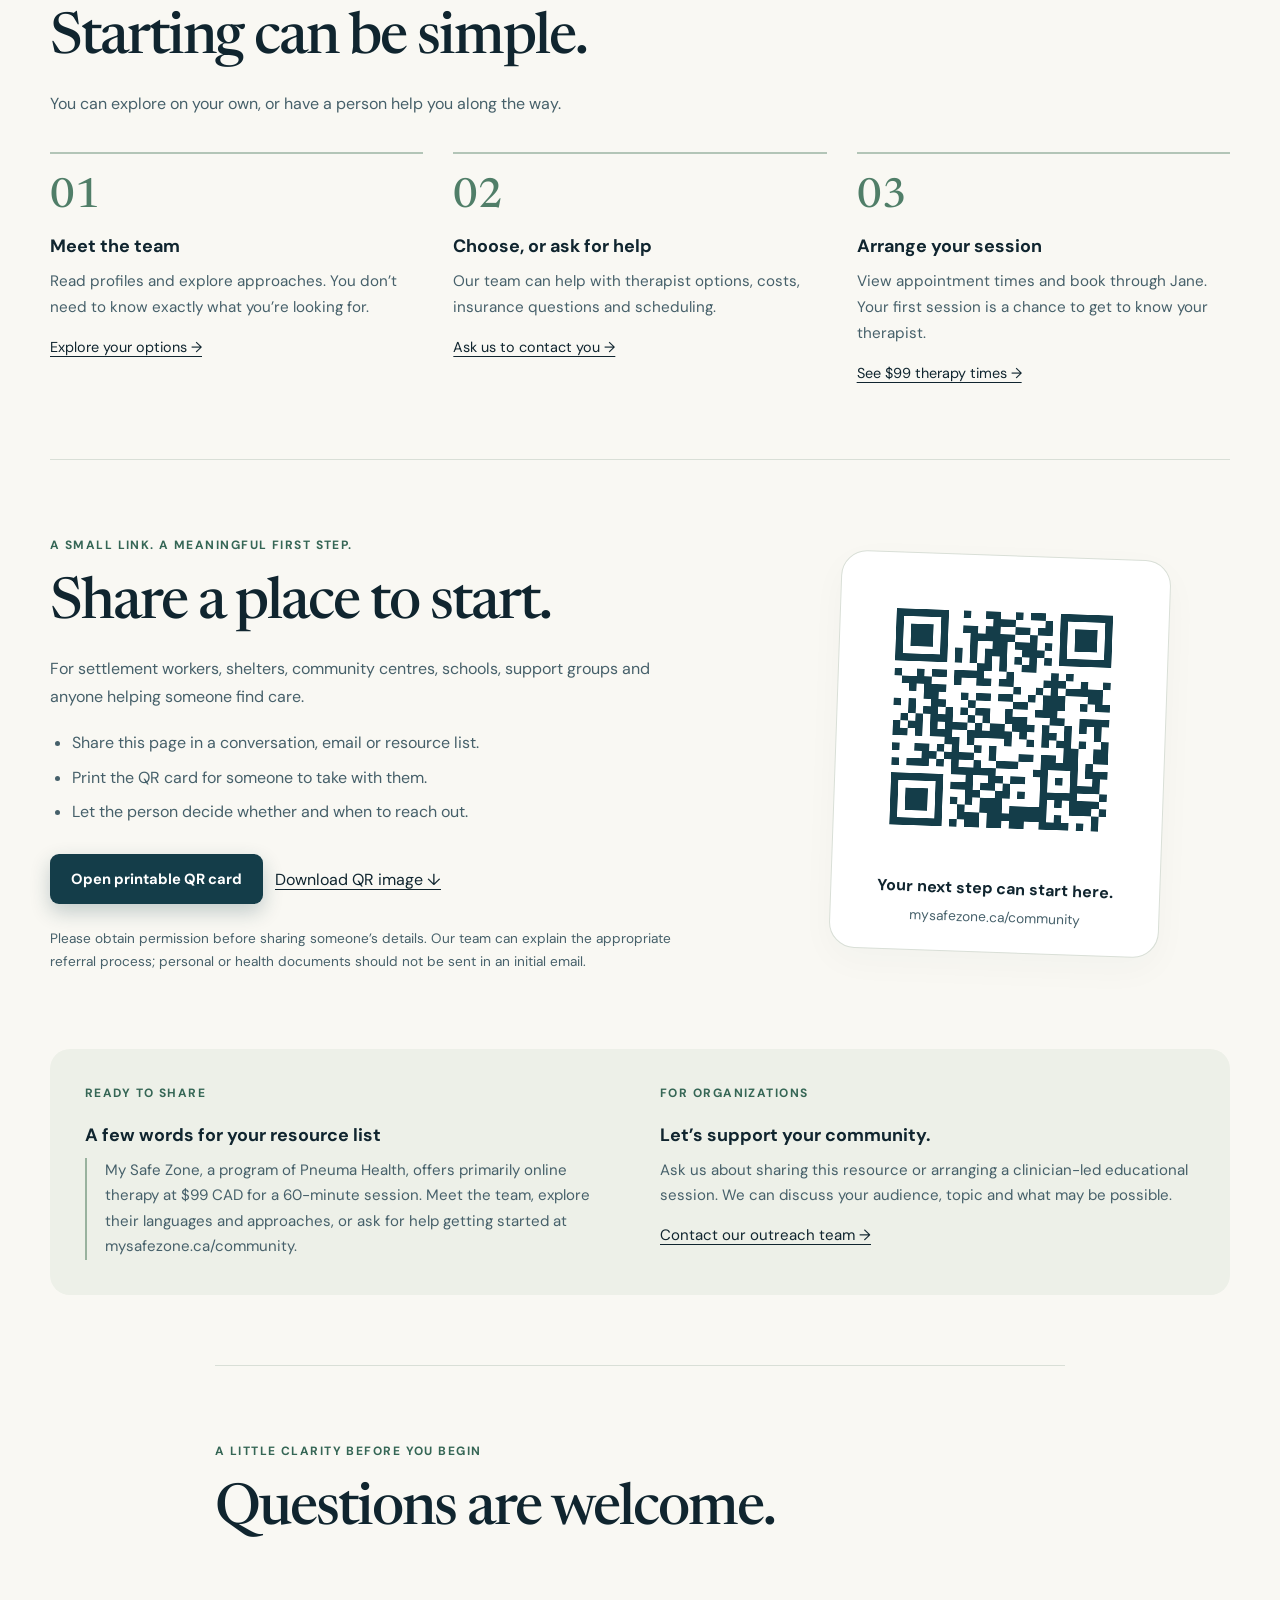
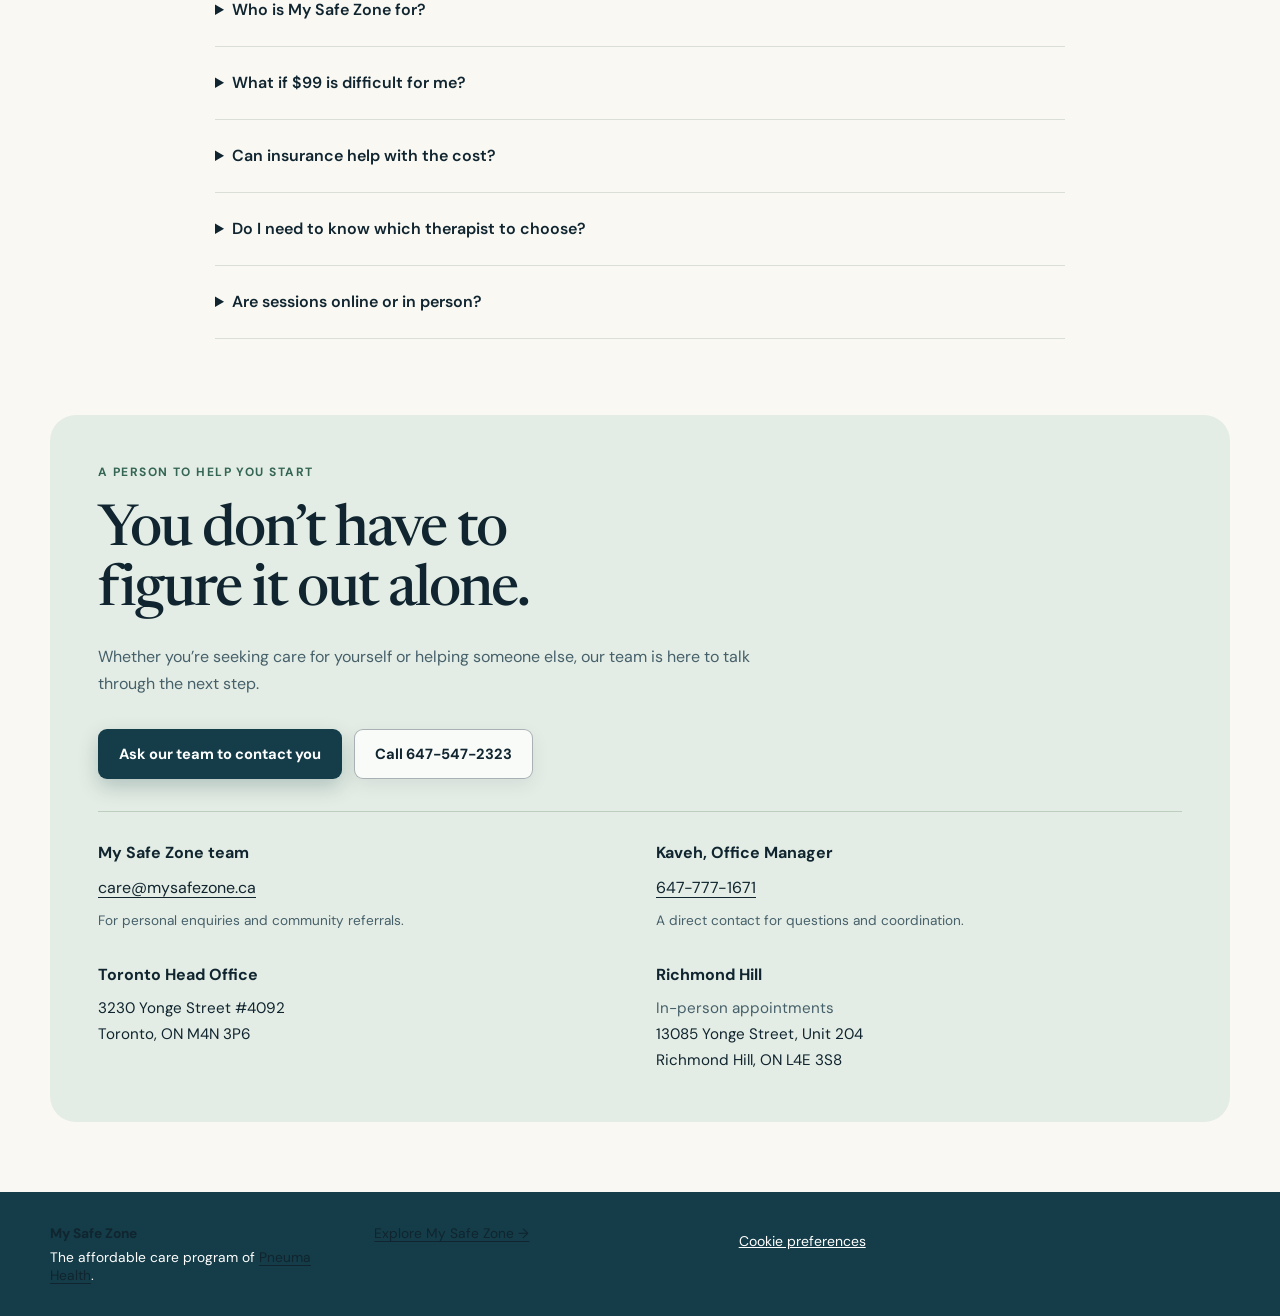
<file: community/index.html>
<!doctype html>
<html lang="en-CA"><head><meta charset="utf-8"><meta name="viewport" content="width=device-width,initial-scale=1">
<title>Affordable therapy for your community | My Safe Zone</title>
<meta name="description" content="Help someone find their space to feel heard. Meet the My Safe Zone team, explore $99 CAD therapy sessions, and share a simple way to get started.">
<link rel="canonical" href="https://mysafezone.ca/community/"><meta property="og:title" content="A caring team. A place to start. | My Safe Zone"><meta property="og:description" content="Affordable therapy, real people to help, and a resource to share with your community."><meta property="og:url" content="https://mysafezone.ca/community/"><meta property="og:type" content="website">
<link rel="stylesheet" href="/styles.css?v=20261122-full-team"><link rel="stylesheet" href="/community/community.css?v=20261127"><link rel="icon" href="/assets/mysafezone-safety-mark.svg"><link href="https://fonts.googleapis.com/css2?family=DM+Sans:wght@400;500;600;700&amp;family=Newsreader:wght@500;600&amp;display=swap" rel="stylesheet"></head><body class="community-page"><a class="community-skip" href="#main">Skip to content</a>
<header class="site-header community-header"><a class="brand" href="/"><img class="brand-mark" src="/assets/mysafezone-safety-mark.svg" alt="" width="42" height="42"><span class="brand-name">My Safe Zone</span></a><nav aria-label="Primary"><a class="community-nav-team" href="#our-team">Meet the team</a><a class="header-cta" href="#contact">Ask our team</a></nav></header>
<main id="main">
<section class="community-hero"><div class="community-container hero-layout"><div class="hero-copy"><p class="eyebrow">For you. For someone you care about.</p><h1>A caring team.<br>A place to <em>start.</em></h1><p class="community-lead">Life can feel heavy. Finding someone to talk to shouldn’t have to.</p><p>Affordable, thoughtful care for anyone seeking support—including when finances are difficult. Meet our team, or share a welcoming place to begin with someone in your community.</p><div class="community-actions"><a class="button button-primary" href="https://docs.google.com/forms/d/e/1FAIpQLScZybuNpO0uS9r0S9Tds227BgayAe8z0cIVu_FjhuOwMrChSQ/viewform">Help me choose a therapist</a><a class="button button-secondary" href="#our-team">Meet the team <span aria-hidden="true">↗</span></a><a class="text-link" href="#share">Share with your community</a></div><p class="hero-fee"><strong>$99 CAD</strong> <span>per 60-minute therapy session</span></p></div><div class="hero-people"><p class="people-caption">Real people. Different approaches. A shared commitment to care.</p><div class="portrait-mosaic"><!-- COMMUNITY PORTRAITS START -->
<a href="/team/#therapist-12" aria-label="Meet Pablo Allen"><img src="/assets/team-12.png" width="140" height="160" alt="Pablo Allen"></a><a href="/team/#therapist-9" aria-label="Meet Keerat Aujla"><img src="/assets/team-9.jpg" width="140" height="160" alt="Keerat Aujla"></a><a href="/team/#therapist-18" aria-label="Meet Nicholas Bonk"><img src="/assets/team-18.jpg" width="140" height="160" alt="Nicholas Bonk"></a><a href="/team/#therapist-8" aria-label="Meet Jennica Campbell"><img src="/assets/team-8.jpg" width="140" height="160" alt="Jennica Campbell"></a><a href="/team/#therapist-16" aria-label="Meet Sana Choghri"><img src="/assets/team-16.jpg" width="140" height="160" alt="Sana Choghri"></a><a href="/team/#therapist-10" aria-label="Meet Denise Elliott"><img src="/assets/team-10.jpg" width="140" height="160" alt="Denise Elliott"></a><a href="/team/#therapist-11" aria-label="Meet Christopher Hillier"><img src="/assets/team-11.jpg" width="140" height="160" alt="Christopher Hillier"></a><a href="/team/#therapist-15" aria-label="Meet Oluwatosin JolaOluwa"><img src="/assets/team-15.png" width="140" height="160" alt="Oluwatosin JolaOluwa"></a><a href="/team/#therapist-20" aria-label="Meet Ashley Lecce"><img src="/assets/team-20.jpg" width="140" height="160" alt="Ashley Lecce"></a><a href="/team/#therapist-14" aria-label="Meet Kavya Muraly"><img src="/assets/team-14.jpg" width="140" height="160" alt="Kavya Muraly"></a><a href="/team/#therapist-19" aria-label="Meet Jibin Vadakkemuriyil John"><img src="/assets/team-19.jpg" width="140" height="160" alt="Jibin Vadakkemuriyil John"></a><a href="/team/#therapist-farnoosh-fakoorziba" aria-label="Meet Farnoosh Fakoorziba"><img src="/assets/farnoosh-fakoorziba.jpg" width="140" height="160" alt="Farnoosh Fakoorziba"></a>
<!-- COMMUNITY PORTRAITS END --></div><div class="people-note"><span class="small-spark" aria-hidden="true">✳</span><p>You don’t need the perfect words.<br>We can help you take the first step.</p></div></div></div></section>
<div class="community-container">
<section class="community-section" aria-labelledby="support-title"><div class="section-heading"><p class="eyebrow">Care that makes room for you</p><h2 id="support-title">You deserve support,<br>wherever you’re starting.</h2><p>You do not need to belong to a particular group to reach out. Whether you are managing financial pressure, moving through a difficult chapter or simply needing a space that is yours, you are welcome here.</p></div><div class="support-grid">
<article class="support-card"><span class="card-symbol" aria-hidden="true">♡</span><h3>A space to feel heard</h3><p>Explore worries, relationships, grief, stress or life changes with someone who listens. Share at your own pace.</p></article>
<article class="support-card"><span class="card-symbol" aria-hidden="true">$</span><h3>A clear, affordable fee</h3><p>Therapy is $99 CAD for 60 minutes. If that feels out of reach, speak with our team about your circumstances and what options may be possible.</p></article>
<article class="support-card"><span class="card-symbol" aria-hidden="true">↗</span><h3>Care through life’s changes</h3><p>Whether you’re settling into a new community, navigating a difficult transition or looking for ongoing support, there is room to talk about what matters to you.</p></article>
<article class="support-card"><span class="card-symbol" aria-hidden="true">☀</span><h3>Help finding your fit</h3><p>Explore different people, languages and approaches. Our office can help you choose, understand fees and find appointment times.</p></article>
</div></section>
<section id="our-team" class="community-section" aria-labelledby="team-title"><div class="section-heading"><p class="eyebrow">A connection that feels right</p><h2 id="team-title">Meet the people<br>behind your safe zone.</h2><p>A team with different experiences, languages and ways of working. Get to know each person and choose an approach that feels comfortable to you.</p></div><div class="team-summary"><!-- COMMUNITY COUNTS START -->
<div><strong>12</strong><span>people on our care team</span></div><div><strong>11</strong><span>therapy &amp; counselling practitioners</span></div><div><strong>7</strong><span>languages across our therapy team</span></div>
<!-- COMMUNITY COUNTS END --></div><p class="team-context">Our therapy and counselling team includes Registered Psychotherapists (RP), Registered Psychotherapists (Qualifying), Registered Social Workers (RSW) and a Registered Therapeutic Counsellor (RTC). Each person’s exact credentials, languages and profile are shown below. Nutrition counselling is listed separately.</p><div class="community-team-grid"><!-- COMMUNITY TEAM START -->
<article class="community-person"><a class="person-portrait" href="/team/#therapist-12" aria-label="Read Pablo Allen's profile"><img src="/assets/team-12.png" width="400" height="520" loading="lazy" alt="Pablo Allen"></a><div><p class="person-service">Therapy &amp; counselling</p><h3><a href="/team/#therapist-12">Pablo Allen</a></h3><p class="person-credential">Registered Psychotherapist (Qualifying)</p><p class="person-languages">English, Spanish</p><a class="text-link" href="/team/#therapist-12">Read profile<span class="sr-only"> for Pablo Allen</span> →</a></div></article>
<article class="community-person"><a class="person-portrait" href="/team/#therapist-9" aria-label="Read Keerat Aujla's profile"><img src="/assets/team-9.jpg" width="400" height="520" loading="lazy" alt="Keerat Aujla"></a><div><p class="person-service">Therapy &amp; counselling</p><h3><a href="/team/#therapist-9">Keerat Aujla</a></h3><p class="person-credential">Registered Psychotherapist (Qualifying)</p><p class="person-languages">English, Hindi, Punjabi</p><a class="text-link" href="/team/#therapist-9">Read profile<span class="sr-only"> for Keerat Aujla</span> →</a></div></article>
<article class="community-person"><a class="person-portrait" href="/team/#therapist-18" aria-label="Read Nicholas Bonk's profile"><img src="/assets/team-18.jpg" width="400" height="520" loading="lazy" alt="Nicholas Bonk"></a><div><p class="person-service">Therapy &amp; counselling</p><h3><a href="/team/#therapist-18">Nicholas Bonk</a></h3><p class="person-credential">Registered Psychotherapist</p><p class="person-languages">English</p><a class="text-link" href="/team/#therapist-18">Read profile<span class="sr-only"> for Nicholas Bonk</span> →</a></div></article>
<article class="community-person"><a class="person-portrait" href="/team/#therapist-8" aria-label="Read Jennica Campbell's profile"><img src="/assets/team-8.jpg" width="400" height="520" loading="lazy" alt="Jennica Campbell"></a><div><p class="person-service">Therapy &amp; counselling</p><h3><a href="/team/#therapist-8">Jennica Campbell</a></h3><p class="person-credential">Registered Therapeutic Counsellor</p><p class="person-languages">English</p><a class="text-link" href="/team/#therapist-8">Read profile<span class="sr-only"> for Jennica Campbell</span> →</a></div></article>
<article class="community-person"><a class="person-portrait" href="/team/#therapist-16" aria-label="Read Sana Choghri's profile"><img src="/assets/team-16.jpg" width="400" height="520" loading="lazy" alt="Sana Choghri"></a><div><p class="person-service">Therapy &amp; counselling</p><h3><a href="/team/#therapist-16">Sana Choghri</a></h3><p class="person-credential">Registered Psychotherapist (Qualifying)</p><p class="person-languages">English, Arabic</p><a class="text-link" href="/team/#therapist-16">Read profile<span class="sr-only"> for Sana Choghri</span> →</a></div></article>
<article class="community-person"><a class="person-portrait" href="/team/#therapist-10" aria-label="Read Denise Elliott's profile"><img src="/assets/team-10.jpg" width="400" height="520" loading="lazy" alt="Denise Elliott"></a><div><p class="person-service">Therapy &amp; counselling</p><h3><a href="/team/#therapist-10">Denise Elliott</a></h3><p class="person-credential">Registered Social Worker</p><p class="person-languages">English</p><a class="text-link" href="/team/#therapist-10">Read profile<span class="sr-only"> for Denise Elliott</span> →</a></div></article>
<article class="community-person"><a class="person-portrait" href="/team/#therapist-11" aria-label="Read Christopher Hillier's profile"><img src="/assets/team-11.jpg" width="400" height="520" loading="lazy" alt="Christopher Hillier"></a><div><p class="person-service">Therapy &amp; counselling</p><h3><a href="/team/#therapist-11">Christopher Hillier</a></h3><p class="person-credential">Registered Psychotherapist (Qualifying)</p><p class="person-languages">English</p><a class="text-link" href="/team/#therapist-11">Read profile<span class="sr-only"> for Christopher Hillier</span> →</a></div></article>
<article class="community-person"><a class="person-portrait" href="/team/#therapist-15" aria-label="Read Oluwatosin JolaOluwa's profile"><img src="/assets/team-15.png" width="400" height="520" loading="lazy" alt="Oluwatosin JolaOluwa"></a><div><p class="person-service">Therapy &amp; counselling</p><h3><a href="/team/#therapist-15">Oluwatosin JolaOluwa</a></h3><p class="person-credential">Registered Psychotherapist (Qualifying)</p><p class="person-languages">English</p><a class="text-link" href="/team/#therapist-15">Read profile<span class="sr-only"> for Oluwatosin JolaOluwa</span> →</a></div></article>
<article class="community-person"><a class="person-portrait" href="/team/#therapist-20" aria-label="Read Ashley Lecce's profile"><img src="/assets/team-20.jpg" width="400" height="520" loading="lazy" alt="Ashley Lecce"></a><div><p class="person-service">Therapy &amp; counselling</p><h3><a href="/team/#therapist-20">Ashley Lecce</a></h3><p class="person-credential">Registered Psychotherapist (Qualifying)</p><p class="person-languages">English</p><a class="text-link" href="/team/#therapist-20">Read profile<span class="sr-only"> for Ashley Lecce</span> →</a></div></article>
<article class="community-person"><a class="person-portrait" href="/team/#therapist-14" aria-label="Read Kavya Muraly's profile"><img src="/assets/team-14.jpg" width="400" height="520" loading="lazy" alt="Kavya Muraly"></a><div><p class="person-service">Therapy &amp; counselling</p><h3><a href="/team/#therapist-14">Kavya Muraly</a></h3><p class="person-credential">Registered Social Worker (MSW, RSW)</p><p class="person-languages">English, Hindi, Tamil, Malayalam</p><a class="text-link" href="/team/#therapist-14">Read profile<span class="sr-only"> for Kavya Muraly</span> →</a></div></article>
<article class="community-person"><a class="person-portrait" href="/team/#therapist-19" aria-label="Read Jibin Vadakkemuriyil John's profile"><img src="/assets/team-19.jpg" width="400" height="520" loading="lazy" alt="Jibin Vadakkemuriyil John"></a><div><p class="person-service">Therapy &amp; counselling</p><h3><a href="/team/#therapist-19">Jibin Vadakkemuriyil John</a></h3><p class="person-credential">Registered Social Worker (MSW, RSW)</p><p class="person-languages">English, Tamil, Malayalam</p><a class="text-link" href="/team/#therapist-19">Read profile<span class="sr-only"> for Jibin Vadakkemuriyil John</span> →</a></div></article>
<article class="community-person"><a class="person-portrait" href="/team/#therapist-farnoosh-fakoorziba" aria-label="Read Farnoosh Fakoorziba's profile"><img src="/assets/farnoosh-fakoorziba.jpg" width="400" height="520" loading="lazy" alt="Farnoosh Fakoorziba"></a><div><p class="person-service">Nutrition counselling</p><h3><a href="/team/#therapist-farnoosh-fakoorziba">Farnoosh Fakoorziba</a></h3><p class="person-credential">Registered Dietitian (RD)</p><p class="person-languages">English, Farsi</p><a class="text-link" href="/team/#therapist-farnoosh-fakoorziba">Read profile<span class="sr-only"> for Farnoosh Fakoorziba</span> →</a></div></article>
<!-- COMMUNITY TEAM END --></div><p class="community-note">Enquiries are welcome from across Canada. Before booking from outside Ontario, ask our team to confirm a practitioner who can provide care where you will be during sessions. Languages, age groups and services vary by practitioner.</p></section>
<section class="community-section start-section" aria-labelledby="start-title"><div class="section-heading"><p class="eyebrow">One step at a time</p><h2 id="start-title">Starting can be simple.</h2><p>You can explore on your own, or have a person help you along the way.</p></div><ol class="start-steps"><li><span aria-hidden="true">01</span><h3>Meet the team</h3><p>Read profiles and explore approaches. You don’t need to know exactly what you’re looking for.</p><a href="#our-team">Explore your options →</a></li><li><span aria-hidden="true">02</span><h3>Choose, or ask for help</h3><p>Our team can help with therapist options, costs, insurance questions and scheduling.</p><a href="https://docs.google.com/forms/d/e/1FAIpQLScZybuNpO0uS9r0S9Tds227BgayAe8z0cIVu_FjhuOwMrChSQ/viewform">Ask us to contact you →</a></li><li><span aria-hidden="true">03</span><h3>Arrange your session</h3><p>View appointment times and book through Jane. Your first session is a chance to get to know your therapist.</p><a href="https://pneumahealth.janeapp.com/locations/my-safe-zone/book#/discipline/1/treatment/20">See $99 therapy times →</a></li></ol></section>
<section id="share" class="community-section share-section" aria-labelledby="share-title"><div><p class="eyebrow">A small link. A meaningful first step.</p><h2 id="share-title">Share a place to start.</h2><p>For settlement workers, shelters, community centres, schools, support groups and anyone helping someone find care.</p><ul class="care-list"><li>Share this page in a conversation, email or resource list.</li><li>Print the QR card for someone to take with them.</li><li>Let the person decide whether and when to reach out.</li></ul><div class="community-actions"><a class="button button-primary" href="/community/client-card.html">Open printable QR card</a><a class="text-link" href="/community/community-qr.png" download>Download QR image ↓</a></div><p class="community-note">Please obtain permission before sharing someone’s details. Our team can explain the appropriate referral process; personal or health documents should not be sent in an initial email.</p></div><div class="qr-card"><img src="/community/community-qr.png" width="270" height="270" alt="QR code for the My Safe Zone community therapy page"><strong>Your next step can start here.</strong><span>mysafezone.ca/community</span></div></section>
<section class="resource-section"><div><p class="eyebrow">Ready to share</p><h3>A few words for your resource list</h3><blockquote>My Safe Zone, a program of Pneuma Health, offers primarily online therapy at $99 CAD for a 60-minute session. Meet the team, explore their languages and approaches, or ask for help getting started at mysafezone.ca/community.</blockquote></div><div><p class="eyebrow">For organizations</p><h3>Let’s support your community.</h3><p>Ask us about sharing this resource or arranging a clinician-led educational session. We can discuss your audience, topic and what may be possible.</p><a class="text-link" href="mailto:care@mysafezone.ca?subject=My%20Safe%20Zone%20community%20partnership">Contact our outreach team →</a></div></section>
<section class="community-section faq-section" aria-labelledby="faq-title"><div class="section-heading"><p class="eyebrow">A little clarity before you begin</p><h2 id="faq-title">Questions are welcome.</h2></div>
<details><summary>Who is My Safe Zone for?</summary><p>My Safe Zone welcomes anyone exploring affordable private-pay therapy, including people experiencing financial difficulties, newcomers, refugees and long-time community members. Community workers can share this page, and people are welcome to contact us directly. Our team can help identify a practitioner whose services fit their needs and location.</p></details>
<details><summary>What if $99 is difficult for me?</summary><p>Please speak with our team before deciding care is out of reach. Tell us that cost is a concern, and we can discuss the options available for your situation. The published therapy fee is $99 CAD for 60 minutes; any different arrangement must be agreed with the office before care begins.</p></details>
<details><summary>Can insurance help with the cost?</summary><p>Your plan may cover psychotherapy or social work, depending on your benefits and the individual practitioner’s designation. Ask your insurer about your chosen practitioner before booking. Receipts are issued under Pneuma Health. Our team can help you find the information needed to check coverage.</p></details>
<details><summary>Do I need to know which therapist to choose?</summary><p>No. Read profiles if you would like, or use our short <a href="https://docs.google.com/forms/d/e/1FAIpQLScZybuNpO0uS9r0S9Tds227BgayAe8z0cIVu_FjhuOwMrChSQ/viewform">contact request form</a>. It asks for basic contact information and a preferred time to reach you; you do not need to explain your personal story. A contact request does not book a session.</p></details>
<details><summary>Are sessions online or in person?</summary><p>Sessions are primarily online. You can also ask our team about in-person appointments in Richmond Hill.</p></details>
</section>
<section id="contact" class="community-contact" aria-labelledby="contact-title"><div class="section-heading"><p class="eyebrow">A person to help you start</p><h2 id="contact-title">You don’t have to<br>figure it out alone.</h2><p>Whether you’re seeking care for yourself or helping someone else, our team is here to talk through the next step.</p></div><div class="community-actions"><a class="button button-primary" href="https://docs.google.com/forms/d/e/1FAIpQLScZybuNpO0uS9r0S9Tds227BgayAe8z0cIVu_FjhuOwMrChSQ/viewform">Ask our team to contact you</a><a class="button button-secondary" href="tel:+16475472323">Call 647-547-2323</a></div><div class="contact-grid"><div><h3>My Safe Zone team</h3><a href="mailto:care@mysafezone.ca?subject=My%20Safe%20Zone%20community%20enquiry">care@mysafezone.ca</a><p>For personal enquiries and community referrals.</p></div><div><h3>Kaveh, Office Manager</h3><a href="tel:+16477771671">647-777-1671</a><p>A direct contact for questions and coordination.</p></div><address><h3>Toronto Head Office</h3>3230 Yonge Street #4092<br>Toronto, ON M4N 3P6</address><address><h3>Richmond Hill</h3><strong>In-person appointments</strong><br>13085 Yonge Street, Unit 204<br>Richmond Hill, ON L4E 3S8</address></div></section>
</div></main><footer class="site-footer community-footer"><div class="footer-brand"><strong>My Safe Zone</strong><span>The affordable care program of <a href="https://pneumahealth.ca/">Pneuma Health</a>.</span></div><a href="/">Explore My Safe Zone →</a></footer><script src="/analytics.js?v=20261127-care-email" defer></script></body></html>
</file>
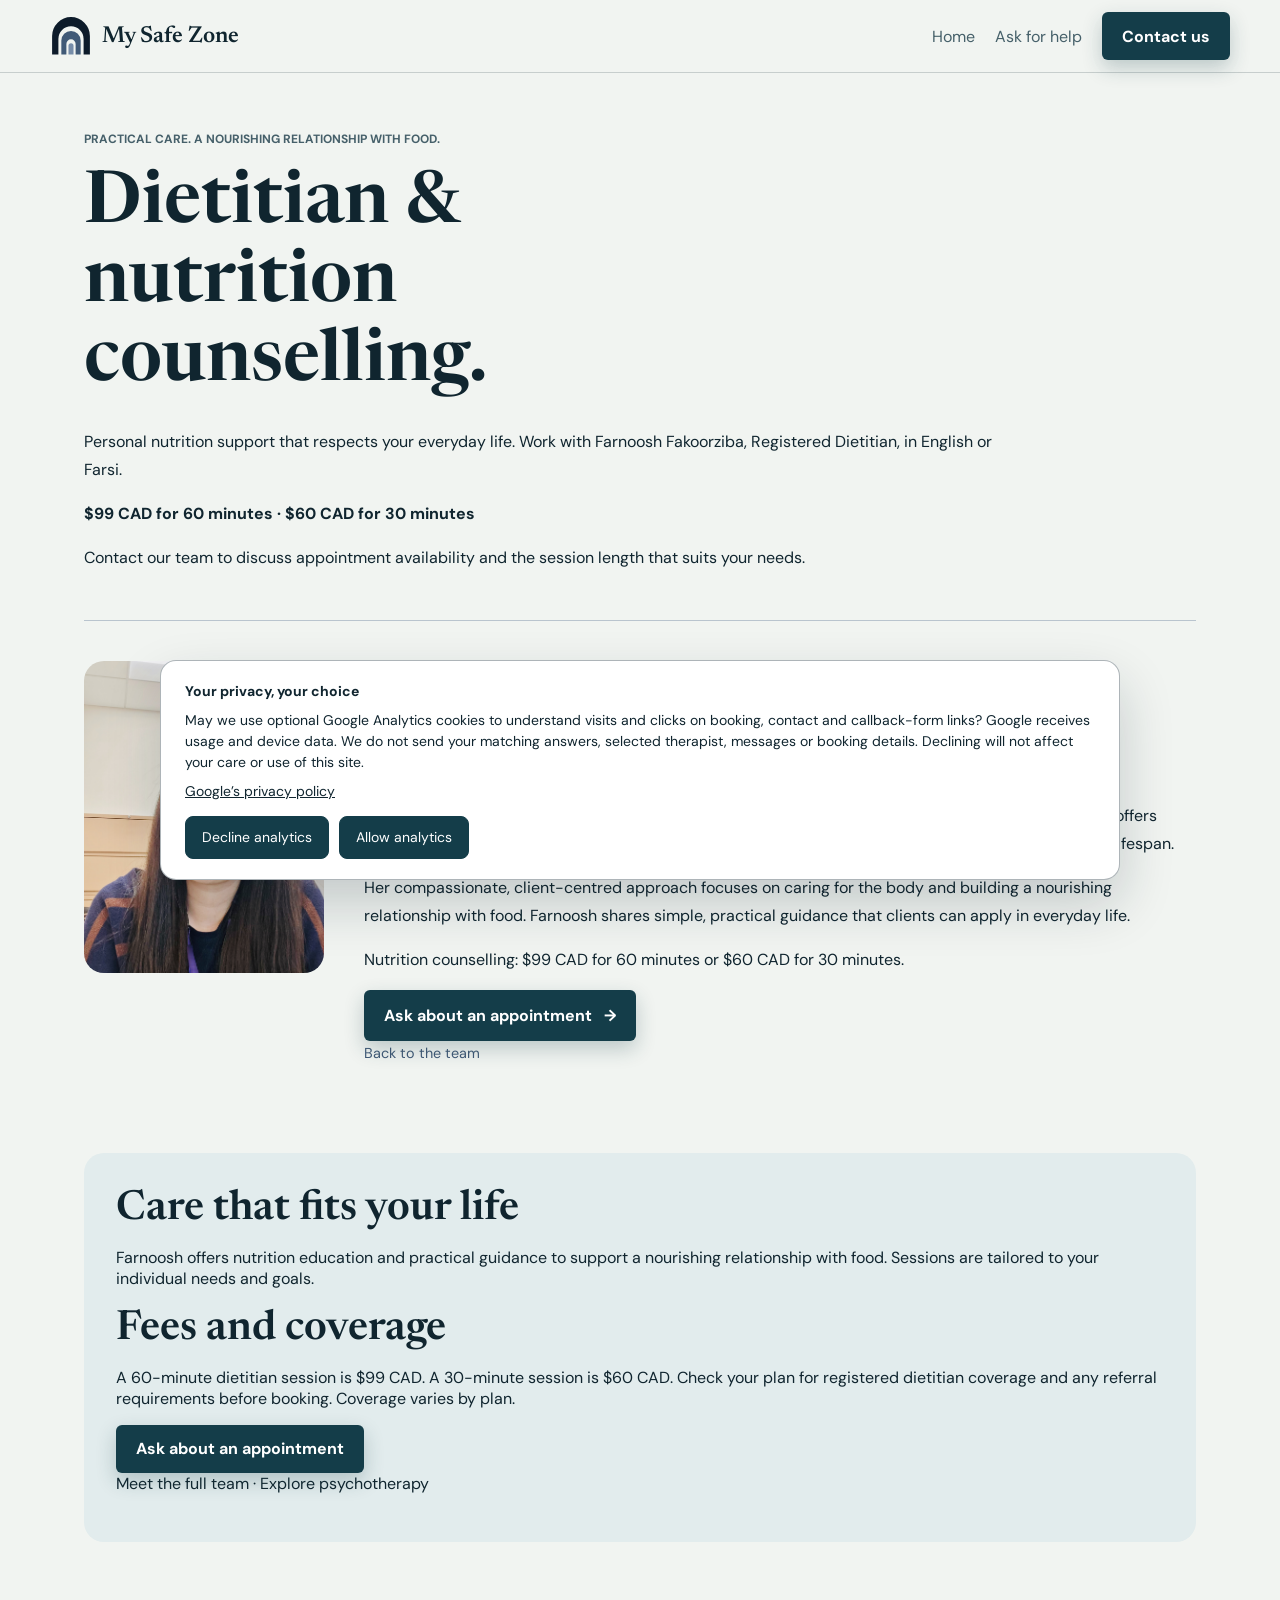
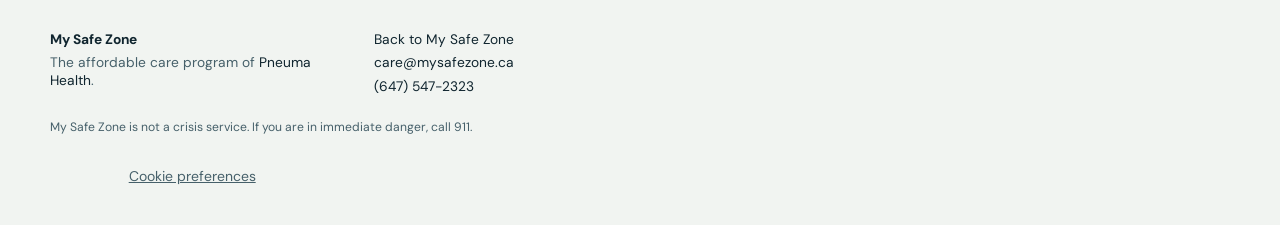
<file: nutrition/index.html>
<!doctype html><html lang="en-CA"><head><meta charset="utf-8"><meta name="viewport" content="width=device-width,initial-scale=1"><title>Dietitian & Nutrition Counselling | My Safe Zone</title><meta name="description" content="Nutrition counselling with Farnoosh Fakoorziba, Registered Dietitian. English and Farsi. $99 for 60 minutes or $60 for 30 minutes."><link rel="canonical" href="https://mysafezone.ca/nutrition/"><meta property="og:title" content="Dietitian & Nutrition Counselling | My Safe Zone"><meta property="og:description" content="Find a connection that feels right. Meet our team and explore their approaches to care."><meta property="og:url" content="https://mysafezone.ca/nutrition/"><meta property="og:type" content="website"><link rel="stylesheet" href="/styles.css?v=20261122-full-team"><link rel="icon" href="/assets/mysafezone-safety-mark.svg"><link href="https://fonts.googleapis.com/css2?family=DM+Sans:wght@400;500;600;700&amp;family=Newsreader:wght@500;600&amp;display=swap" rel="stylesheet"></head><body><header class="site-header guide-header team-header"><a class="brand" href="/"><img class="brand-mark" src="/assets/mysafezone-safety-mark.svg" alt="" width="64" height="64"><span class="brand-name">My Safe Zone</span></a><nav aria-label="Primary navigation"><a class="nav-link" href="/">Home</a><a class="nav-link" href="/#booking-help">Ask for help</a><a class="header-cta" href="mailto:care@mysafezone.ca?subject=My%20Safe%20Zone%20-%20Dietitian%20appointment">Contact us</a></nav></header><main class="team-page"><section class="team-heading" id="team-directory"><p class="eyebrow">Practical care. A nourishing relationship with food.</p><h1>Dietitian &amp; nutrition counselling.</h1><p>Personal nutrition support that respects your everyday life. Work with Farnoosh Fakoorziba, Registered Dietitian, in English or Farsi.</p><p><strong>$99 CAD for 60 minutes · $60 CAD for 30 minutes</strong></p><p>Contact our team to discuss appointment availability and the session length that suits your needs.</p></section><article class="team-profile" id="therapist-farnoosh-fakoorziba" aria-labelledby="name-farnoosh-fakoorziba"><img src="/assets/farnoosh-fakoorziba.jpg" width="400" height="520" loading="lazy" alt="Farnoosh Fakoorziba"><div><h2 id="name-farnoosh-fakoorziba">Farnoosh Fakoorziba</h2><p class="therapist-credential">Registered Dietitian (RD)</p><p class="team-languages">Languages: English, Farsi</p><p>Farnoosh Fakoorziba is a Registered Dietitian and a member of the College of Dietitians of Ontario. She offers nutrition counselling and education in English and Farsi, with experience supporting clients across the lifespan.</p><p>Her compassionate, client-centred approach focuses on caring for the body and building a nourishing relationship with food. Farnoosh shares simple, practical guidance that clients can apply in everyday life.</p><p class="team-fees">Nutrition counselling: $99 CAD for 60 minutes or $60 CAD for 30 minutes.</p><a class="button button-primary" href="mailto:care@mysafezone.ca?subject=My%20Safe%20Zone%20-%20Dietitian%20appointment%20with%20Farnoosh" target="_blank" rel="noopener">Ask about an appointment<span class="sr-only"> with Farnoosh Fakoorziba</span> →</a><p class="match-small"><a href="/team/">Back to the team</a></p></div></article><section class="team-help"><h2>Care that fits your life</h2><p>Farnoosh offers nutrition education and practical guidance to support a nourishing relationship with food. Sessions are tailored to your individual needs and goals.</p><h2>Fees and coverage</h2><p>A 60-minute dietitian session is $99 CAD. A 30-minute session is $60 CAD. Check your plan for registered dietitian coverage and any referral requirements before booking. Coverage varies by plan.</p><a class="button button-primary" href="mailto:care@mysafezone.ca?subject=My%20Safe%20Zone%20-%20Dietitian%20appointment">Ask about an appointment</a><p><a href="/team/">Meet the full team</a> · <a href="/">Explore psychotherapy</a></p></section></main><footer class="site-footer"><div class="footer-brand"><strong>My Safe Zone</strong><span>The affordable care program of <a href="https://pneumahealth.ca">Pneuma Health</a>.</span></div><div class="footer-contact"><a href="/">Back to My Safe Zone</a><a href="mailto:care@mysafezone.ca?subject=My%20Safe%20Zone%20enquiry">care@mysafezone.ca</a><a href="tel:+16475472323">(647) 547-2323</a></div><p>My Safe Zone is not a crisis service. If you are in immediate danger, call 911.</p></footer><script src="/analytics.js?v=20261127-care-email" defer></script></body></html>
</file>
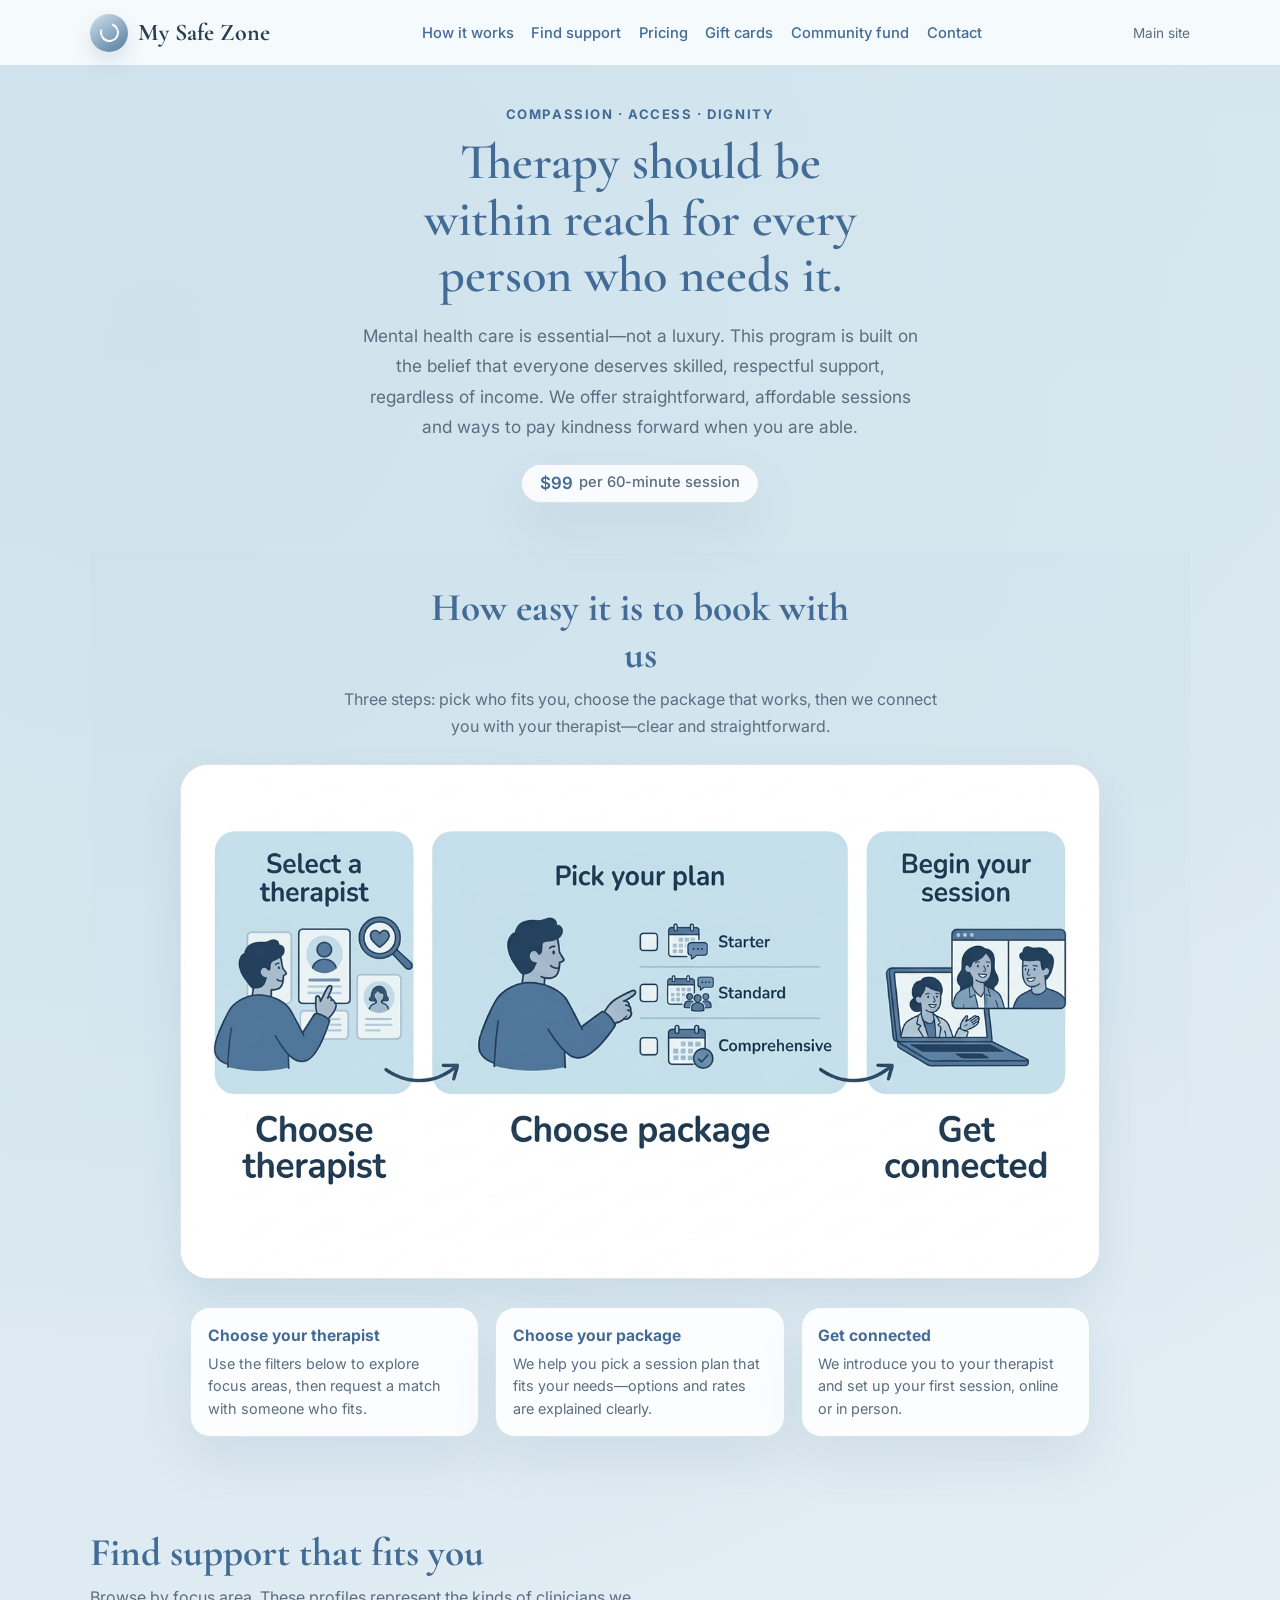
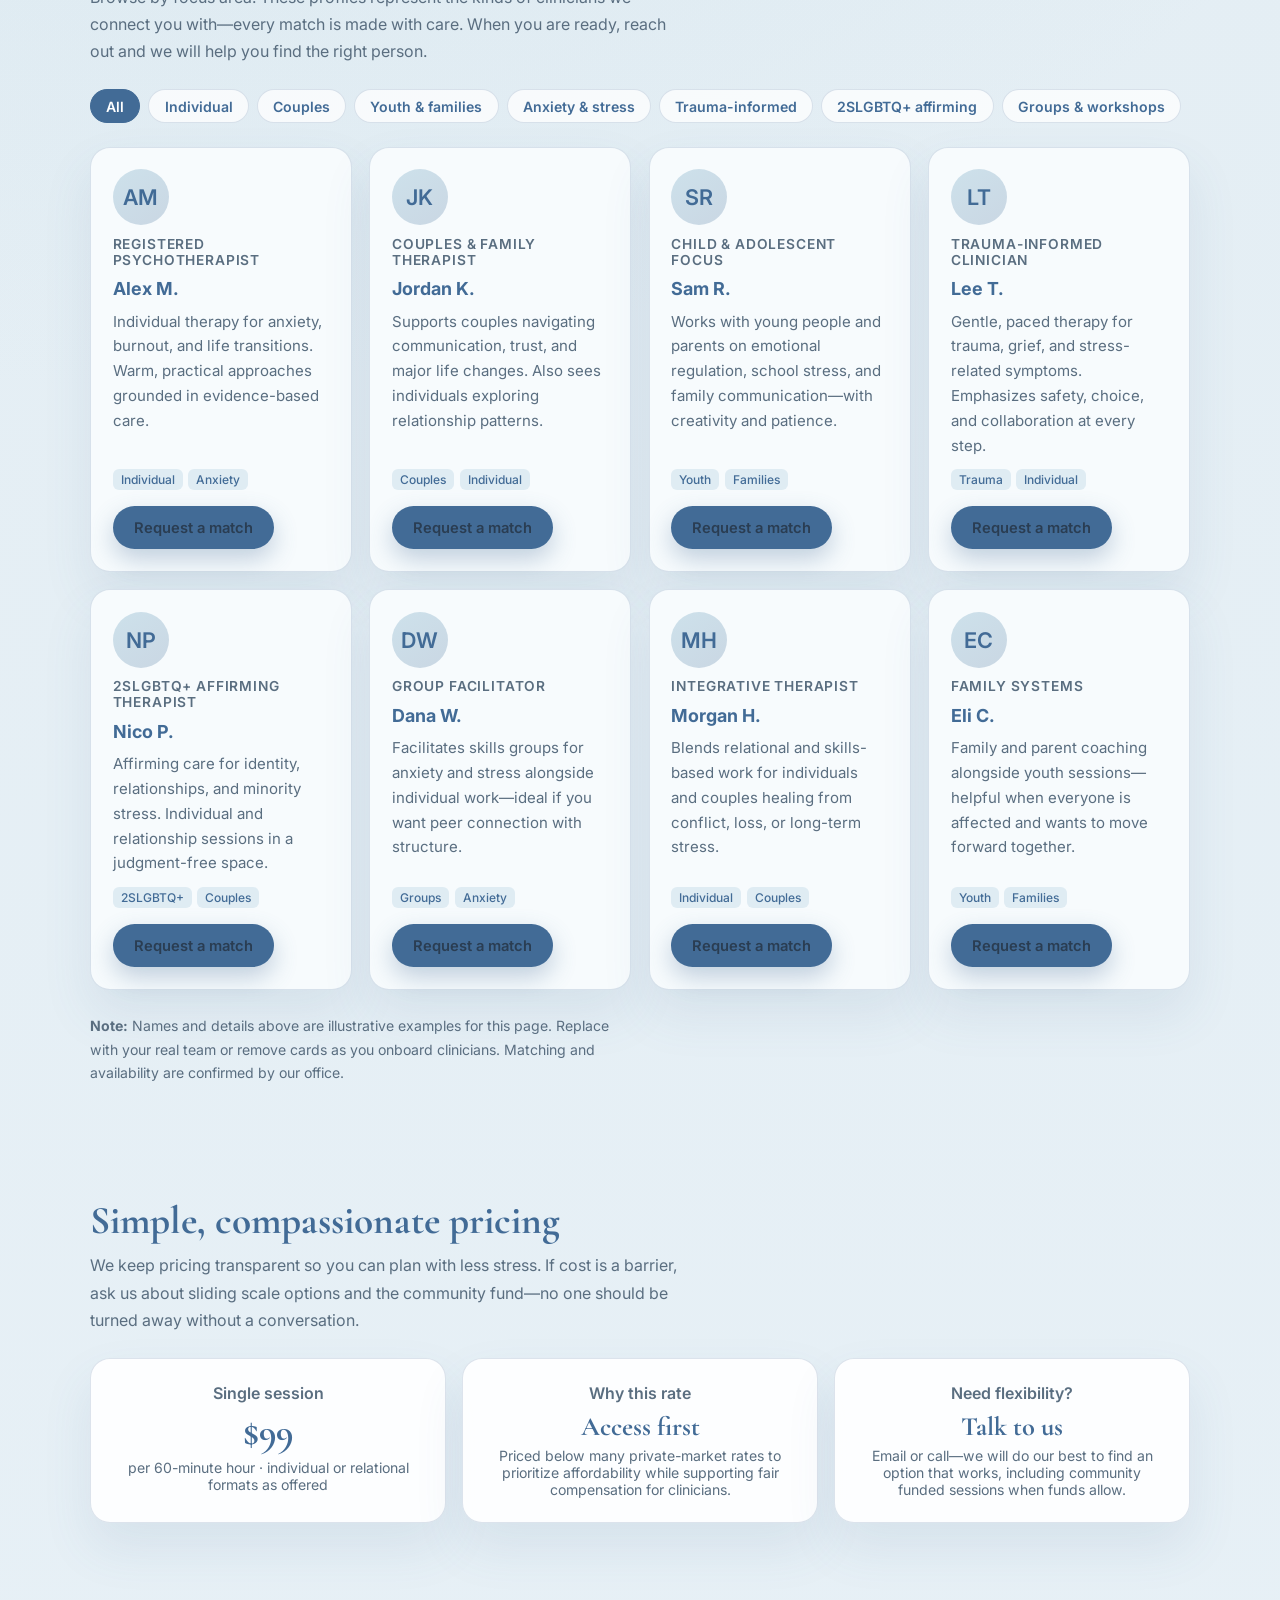
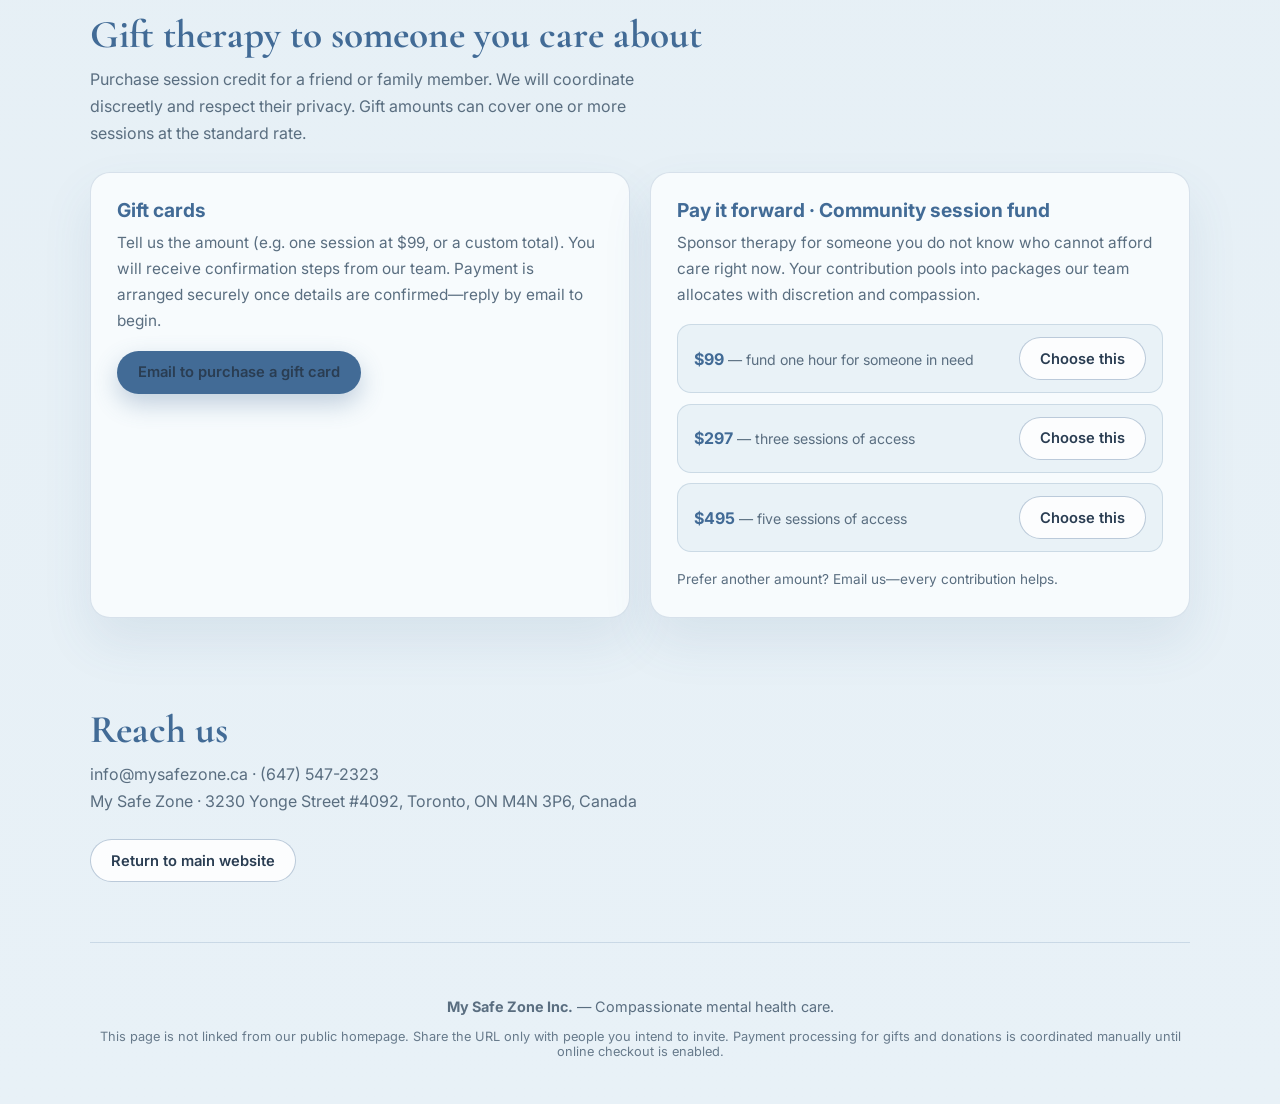
<file: other/index.html>
<!DOCTYPE html>
<html lang="en">
  <head>
    <meta charset="UTF-8" />
    <meta name="viewport" content="width=device-width, initial-scale=1.0" />
    <meta name="robots" content="noindex, nofollow" />
    <title>Accessible care · My Safe Zone</title>
    <meta
      name="description"
      content="Compassionate, affordable therapy access. $99 per hour. Gift cards and community-funded sessions."
    />
    <link rel="preconnect" href="https://fonts.googleapis.com" />
    <link rel="preconnect" href="https://fonts.gstatic.com" crossorigin />
    <link
      href="https://fonts.googleapis.com/css2?family=Cormorant+Garamond:wght@500;600;700&family=Inter:wght@400;500;600;700&display=swap"
      rel="stylesheet"
    />
    <link rel="stylesheet" href="/other/other.css" />
  </head>
  <body class="other-page">
    <header class="other-header">
      <div class="other-container other-nav">
        <a class="other-brand" href="/" aria-label="My Safe Zone main site">
          <span class="other-brand-mark" aria-hidden="true"></span>
          <span class="other-brand-text">My Safe Zone</span>
        </a>
        <nav class="other-nav-links" aria-label="On this page">
          <a href="#how-it-works">How it works</a>
          <a href="#therapists">Find support</a>
          <a href="#pricing">Pricing</a>
          <a href="#gift">Gift cards</a>
          <a href="#community">Community fund</a>
          <a href="#contact-other">Contact</a>
        </nav>
        <span class="other-back"><a href="/">Main site</a></span>
      </div>
    </header>

    <main>
      <section class="other-hero other-container">
        <p class="eyebrow">Compassion · Access · Dignity</p>
        <h1>Therapy should be within reach for every person who needs it.</h1>
        <p class="lead">
          Mental health care is essential—not a luxury. This program is built on the belief that
          everyone deserves skilled, respectful support, regardless of income. We offer
          straightforward, affordable sessions and ways to pay kindness forward when you are able.
        </p>
        <p class="other-price-pill" aria-label="Standard session rate">
          $99 <span>per 60-minute session</span>
        </p>
      </section>

      <section
        class="other-section other-booking-section other-container"
        id="how-it-works"
        aria-labelledby="other-booking-heading"
      >
        <h2 id="other-booking-heading">How easy it is to book with us</h2>
        <p class="sub">
          Three steps: pick who fits you, choose the package that works, then we connect you with
          your therapist—clear and straightforward.
        </p>
        <figure class="other-booking-diagram">
          <img
            src="/assets/booking-flow-cartoon.png?v=3"
            width="1376"
            height="768"
            alt="Cartoon diagram in three steps: choose a therapist, choose your package, get connected with your therapist."
            loading="lazy"
            decoding="async"
          />
        </figure>
        <ol class="other-booking-steps" aria-label="Booking steps in text">
          <li>
            <strong>Choose your therapist</strong>
            <span>Use the filters below to explore focus areas, then request a match with someone who fits.</span>
          </li>
          <li>
            <strong>Choose your package</strong>
            <span>We help you pick a session plan that fits your needs—options and rates are explained clearly.</span>
          </li>
          <li>
            <strong>Get connected</strong>
            <span>We introduce you to your therapist and set up your first session, online or in person.</span>
          </li>
        </ol>
      </section>

      <section class="other-section other-container" id="therapists">
        <h2>Find support that fits you</h2>
        <p class="sub">
          Browse by focus area. These profiles represent the kinds of clinicians we connect you
          with—every match is made with care. When you are ready, reach out and we will help you
          find the right person.
        </p>

        <div class="filter-bar" role="group" aria-label="Filter by category">
          <button type="button" class="filter-btn is-active" data-filter="all">All</button>
          <button type="button" class="filter-btn" data-filter="individual">Individual</button>
          <button type="button" class="filter-btn" data-filter="couples">Couples</button>
          <button type="button" class="filter-btn" data-filter="youth">Youth &amp; families</button>
          <button type="button" class="filter-btn" data-filter="anxiety">Anxiety &amp; stress</button>
          <button type="button" class="filter-btn" data-filter="trauma">Trauma-informed</button>
          <button type="button" class="filter-btn" data-filter="lgbtq">2SLGBTQ+ affirming</button>
          <button type="button" class="filter-btn" data-filter="group">Groups &amp; workshops</button>
        </div>

        <div class="therapist-grid">
          <article class="therapist-card" data-categories="individual anxiety">
            <div class="avatar" aria-hidden="true">AM</div>
            <p class="role">Registered psychotherapist</p>
            <h3>Alex M.</h3>
            <p class="bio">
              Individual therapy for anxiety, burnout, and life transitions. Warm, practical
              approaches grounded in evidence-based care.
            </p>
            <div class="tags">
              <span class="tag">Individual</span>
              <span class="tag">Anxiety</span>
            </div>
            <div class="card-cta">
              <a
                class="btn btn-primary"
                href="mailto:info@mysafezone.ca?subject=Match%20request%20%E2%80%94%20Alex%20M."
                >Request a match</a
              >
            </div>
          </article>

          <article class="therapist-card" data-categories="couples individual">
            <div class="avatar" aria-hidden="true">JK</div>
            <p class="role">Couples &amp; family therapist</p>
            <h3>Jordan K.</h3>
            <p class="bio">
              Supports couples navigating communication, trust, and major life changes. Also sees
              individuals exploring relationship patterns.
            </p>
            <div class="tags">
              <span class="tag">Couples</span>
              <span class="tag">Individual</span>
            </div>
            <div class="card-cta">
              <a
                class="btn btn-primary"
                href="mailto:info@mysafezone.ca?subject=Match%20request%20%E2%80%94%20Jordan%20K."
                >Request a match</a
              >
            </div>
          </article>

          <article class="therapist-card" data-categories="youth individual anxiety">
            <div class="avatar" aria-hidden="true">SR</div>
            <p class="role">Child &amp; adolescent focus</p>
            <h3>Sam R.</h3>
            <p class="bio">
              Works with young people and parents on emotional regulation, school stress, and
              family communication—with creativity and patience.
            </p>
            <div class="tags">
              <span class="tag">Youth</span>
              <span class="tag">Families</span>
            </div>
            <div class="card-cta">
              <a
                class="btn btn-primary"
                href="mailto:info@mysafezone.ca?subject=Match%20request%20%E2%80%94%20Sam%20R."
                >Request a match</a
              >
            </div>
          </article>

          <article class="therapist-card" data-categories="trauma individual anxiety">
            <div class="avatar" aria-hidden="true">LT</div>
            <p class="role">Trauma-informed clinician</p>
            <h3>Lee T.</h3>
            <p class="bio">
              Gentle, paced therapy for trauma, grief, and stress-related symptoms. Emphasizes
              safety, choice, and collaboration at every step.
            </p>
            <div class="tags">
              <span class="tag">Trauma</span>
              <span class="tag">Individual</span>
            </div>
            <div class="card-cta">
              <a
                class="btn btn-primary"
                href="mailto:info@mysafezone.ca?subject=Match%20request%20%E2%80%94%20Lee%20T."
                >Request a match</a
              >
            </div>
          </article>

          <article class="therapist-card" data-categories="lgbtq individual couples">
            <div class="avatar" aria-hidden="true">NP</div>
            <p class="role">2SLGBTQ+ affirming therapist</p>
            <h3>Nico P.</h3>
            <p class="bio">
              Affirming care for identity, relationships, and minority stress. Individual and
              relationship sessions in a judgment-free space.
            </p>
            <div class="tags">
              <span class="tag">2SLGBTQ+</span>
              <span class="tag">Couples</span>
            </div>
            <div class="card-cta">
              <a
                class="btn btn-primary"
                href="mailto:info@mysafezone.ca?subject=Match%20request%20%E2%80%94%20Nico%20P."
                >Request a match</a
              >
            </div>
          </article>

          <article class="therapist-card" data-categories="group anxiety individual">
            <div class="avatar" aria-hidden="true">DW</div>
            <p class="role">Group facilitator</p>
            <h3>Dana W.</h3>
            <p class="bio">
              Facilitates skills groups for anxiety and stress alongside individual work—ideal if
              you want peer connection with structure.
            </p>
            <div class="tags">
              <span class="tag">Groups</span>
              <span class="tag">Anxiety</span>
            </div>
            <div class="card-cta">
              <a
                class="btn btn-primary"
                href="mailto:info@mysafezone.ca?subject=Match%20request%20%E2%80%94%20Dana%20W."
                >Request a match</a
              >
            </div>
          </article>

          <article class="therapist-card" data-categories="individual couples trauma">
            <div class="avatar" aria-hidden="true">MH</div>
            <p class="role">Integrative therapist</p>
            <h3>Morgan H.</h3>
            <p class="bio">
              Blends relational and skills-based work for individuals and couples healing from
              conflict, loss, or long-term stress.
            </p>
            <div class="tags">
              <span class="tag">Individual</span>
              <span class="tag">Couples</span>
            </div>
            <div class="card-cta">
              <a
                class="btn btn-primary"
                href="mailto:info@mysafezone.ca?subject=Match%20request%20%E2%80%94%20Morgan%20H."
                >Request a match</a
              >
            </div>
          </article>

          <article class="therapist-card" data-categories="youth couples">
            <div class="avatar" aria-hidden="true">EC</div>
            <p class="role">Family systems</p>
            <h3>Eli C.</h3>
            <p class="bio">
              Family and parent coaching alongside youth sessions—helpful when everyone is affected
              and wants to move forward together.
            </p>
            <div class="tags">
              <span class="tag">Youth</span>
              <span class="tag">Families</span>
            </div>
            <div class="card-cta">
              <a
                class="btn btn-primary"
                href="mailto:info@mysafezone.ca?subject=Match%20request%20%E2%80%94%20Eli%20C."
                >Request a match</a
              >
            </div>
          </article>
        </div>

        <p class="sub" style="margin-top: 1.5rem; font-size: 0.88rem">
          <strong>Note:</strong> Names and details above are illustrative examples for this page.
          Replace with your real team or remove cards as you onboard clinicians. Matching and
          availability are confirmed by our office.
        </p>
      </section>

      <section class="other-section other-container" id="pricing">
        <h2>Simple, compassionate pricing</h2>
        <p class="sub">
          We keep pricing transparent so you can plan with less stress. If cost is a barrier, ask
          us about sliding scale options and the community fund—no one should be turned away
          without a conversation.
        </p>
        <div class="pricing-cards">
          <div class="price-card">
            <h3>Single session</h3>
            <p class="amount">$99</p>
            <p class="per">per 60-minute hour · individual or relational formats as offered</p>
          </div>
          <div class="price-card">
            <h3>Why this rate</h3>
            <p class="amount" style="font-size: 1.65rem; margin-top: 0.5rem">Access first</p>
            <p class="per">
              Priced below many private-market rates to prioritize affordability while supporting
              fair compensation for clinicians.
            </p>
          </div>
          <div class="price-card">
            <h3>Need flexibility?</h3>
            <p class="amount" style="font-size: 1.65rem; margin-top: 0.5rem">Talk to us</p>
            <p class="per">
              Email or call—we will do our best to find an option that works, including community
              funded sessions when funds allow.
            </p>
          </div>
        </div>
      </section>

      <section class="other-section other-container" id="gift">
        <h2>Gift therapy to someone you care about</h2>
        <p class="sub">
          Purchase session credit for a friend or family member. We will coordinate discreetly and
          respect their privacy. Gift amounts can cover one or more sessions at the standard rate.
        </p>
        <div class="dual-panels">
          <div class="panel" id="gift-cards">
            <h3>Gift cards</h3>
            <p>
              Tell us the amount (e.g. one session at $99, or a custom total). You will receive
              confirmation steps from our team. Payment is arranged securely once details are
              confirmed—reply by email to begin.
            </p>
            <a
              class="btn btn-primary"
              href="mailto:info@mysafezone.ca?subject=Gift%20card%20purchase&body=Hello%2C%20I%20would%20like%20to%20purchase%20a%20gift%20card.%0A%0ARecipient%20name%20(if%20known)%3A%20%0A%0ADollar%20amount%20or%20number%20of%20sessions%3A%20%0A%0AMy%20contact%20phone%3A%20"
              >Email to purchase a gift card</a
            >
          </div>
          <div class="panel" id="community">
            <h3>Pay it forward · Community session fund</h3>
            <p>
              Sponsor therapy for someone you do not know who cannot afford care right now. Your
              contribution pools into packages our team allocates with discretion and compassion.
            </p>
            <div class="fund-tiers">
              <div class="fund-tier">
                <div>
                  <strong>$99</strong>
                  <span>— fund one hour for someone in need</span>
                </div>
                <a
                  class="btn btn-secondary"
                  href="mailto:info@mysafezone.ca?subject=Community%20fund%20%E2%80%94%20%2499%20contribution&body=I%20would%20like%20to%20contribute%20%2499%20to%20the%20community%20session%20fund.%0A%0AMy%20name%3A%20%0APhone%20(optional)%3A%20"
                  >Choose this</a
                >
              </div>
              <div class="fund-tier">
                <div>
                  <strong>$297</strong>
                  <span>— three sessions of access</span>
                </div>
                <a
                  class="btn btn-secondary"
                  href="mailto:info@mysafezone.ca?subject=Community%20fund%20%E2%80%94%20%24297%20contribution&body=I%20would%20like%20to%20contribute%20%24297%20to%20the%20community%20session%20fund.%0A%0AMy%20name%3A%20%0APhone%20(optional)%3A%20"
                  >Choose this</a
                >
              </div>
              <div class="fund-tier">
                <div>
                  <strong>$495</strong>
                  <span>— five sessions of access</span>
                </div>
                <a
                  class="btn btn-secondary"
                  href="mailto:info@mysafezone.ca?subject=Community%20fund%20%E2%80%94%20%24495%20contribution&body=I%20would%20like%20to%20contribute%20%24495%20to%20the%20community%20session%20fund.%0A%0AMy%20name%3A%20%0APhone%20(optional)%3A%20"
                  >Choose this</a
                >
              </div>
            </div>
            <p style="margin-top: 1rem; margin-bottom: 0; font-size: 0.85rem">
              Prefer another amount? Email us—every contribution helps.
            </p>
          </div>
        </div>
      </section>

      <section class="other-section other-container" id="contact-other">
        <h2>Reach us</h2>
        <p class="sub">
          <a href="mailto:info@mysafezone.ca">info@mysafezone.ca</a>
          ·
          <a href="tel:+16475472323">(647) 547-2323</a>
          <br />
          My Safe Zone · 3230 Yonge Street #4092, Toronto, ON M4N 3P6, Canada
        </p>
        <a class="btn btn-secondary" href="/">Return to main website</a>
      </section>
    </main>

    <footer class="other-footer other-container">
      <p>
        <strong>My Safe Zone Inc.</strong> — Compassionate mental health care.
      </p>
      <p class="fine">
        This page is not linked from our public homepage. Share the URL only with people you
        intend to invite. Payment processing for gifts and donations is coordinated manually until
        online checkout is enabled.
      </p>
    </footer>

    <script src="/other/other.js" defer></script>
  </body>
</html>
</file>
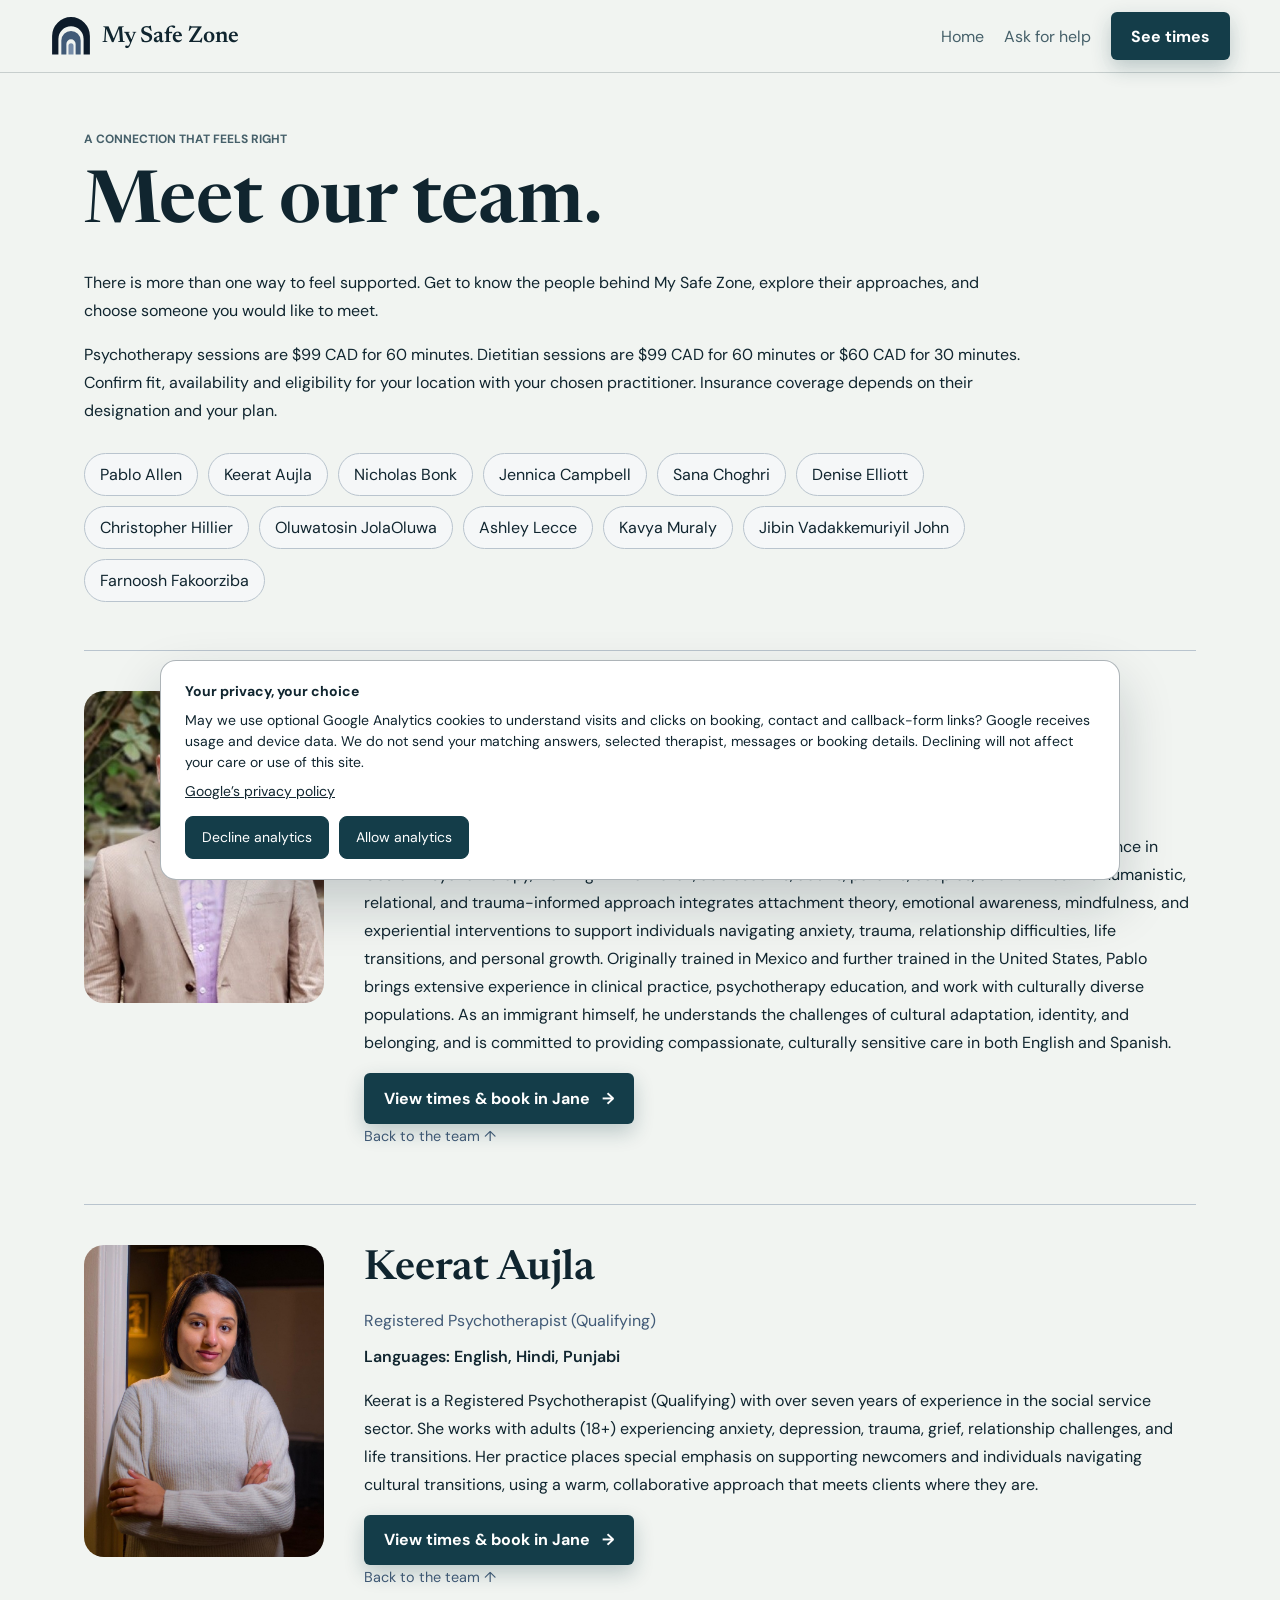
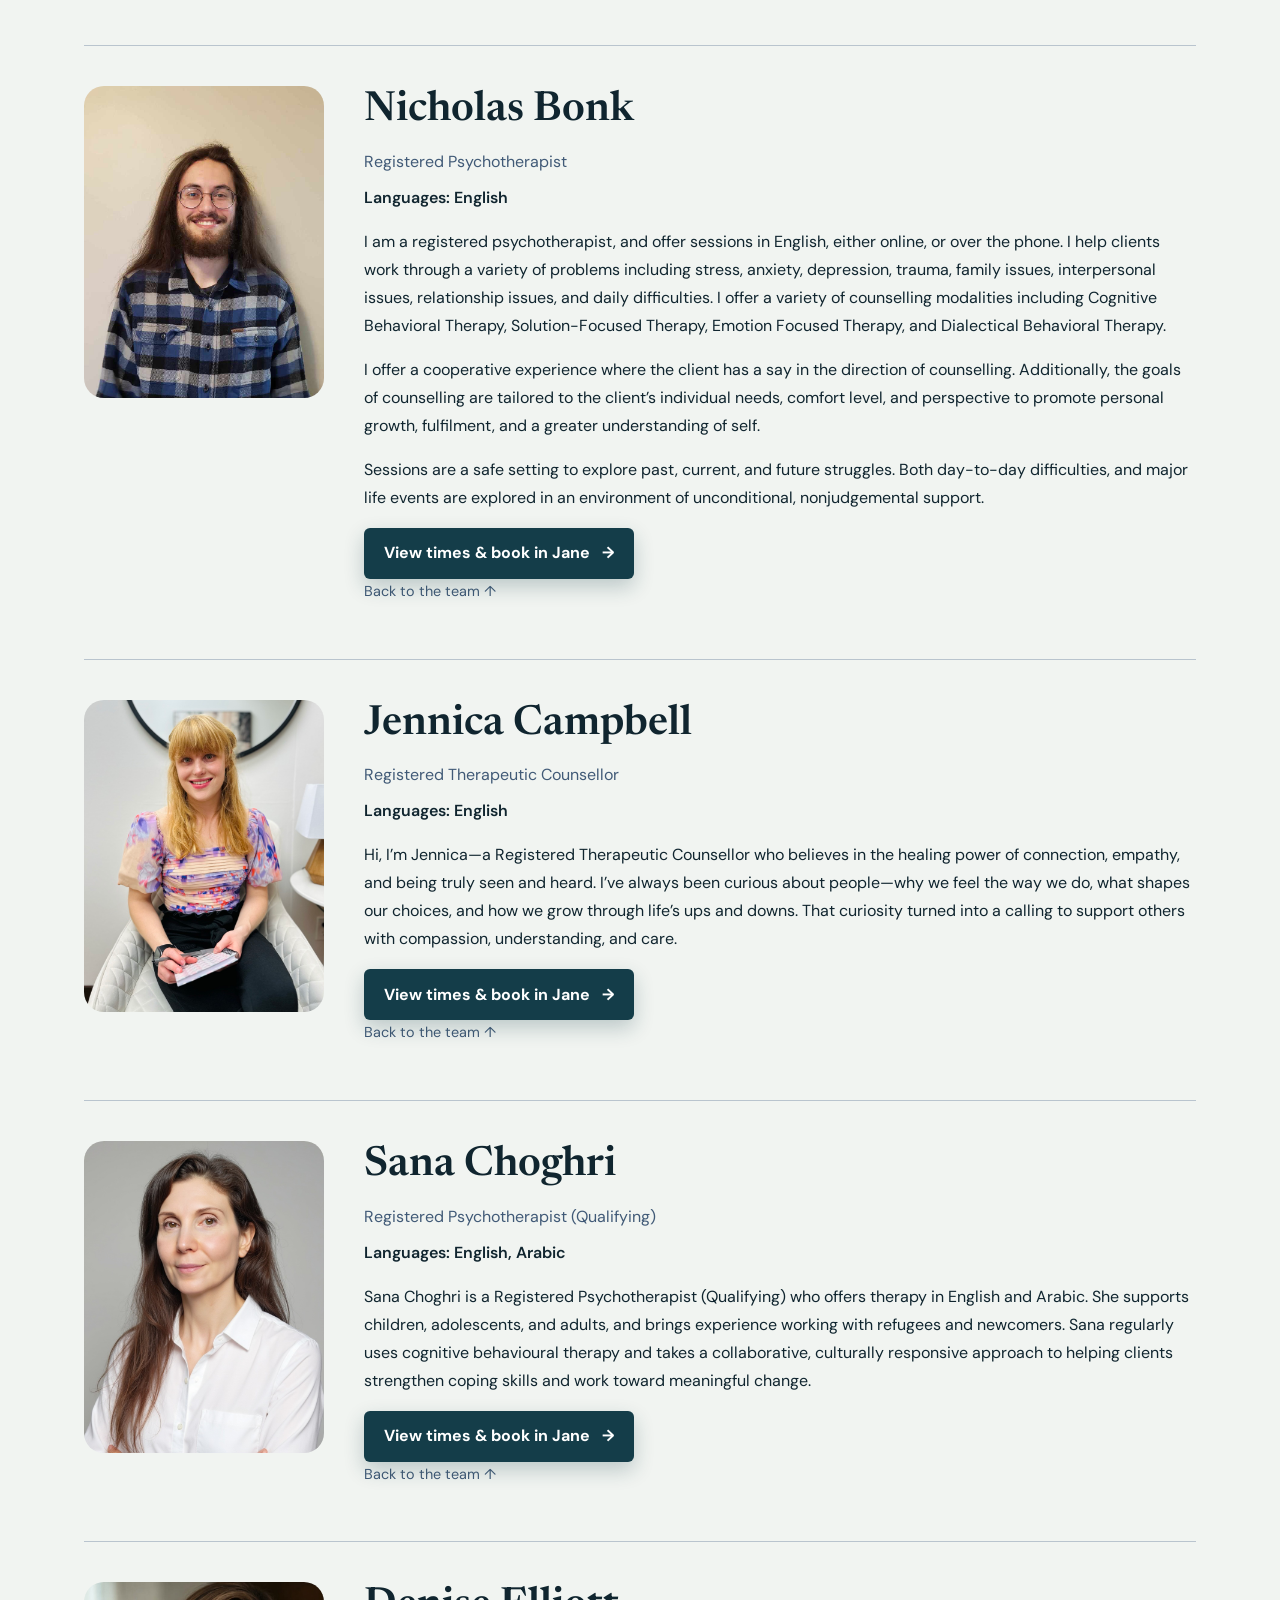
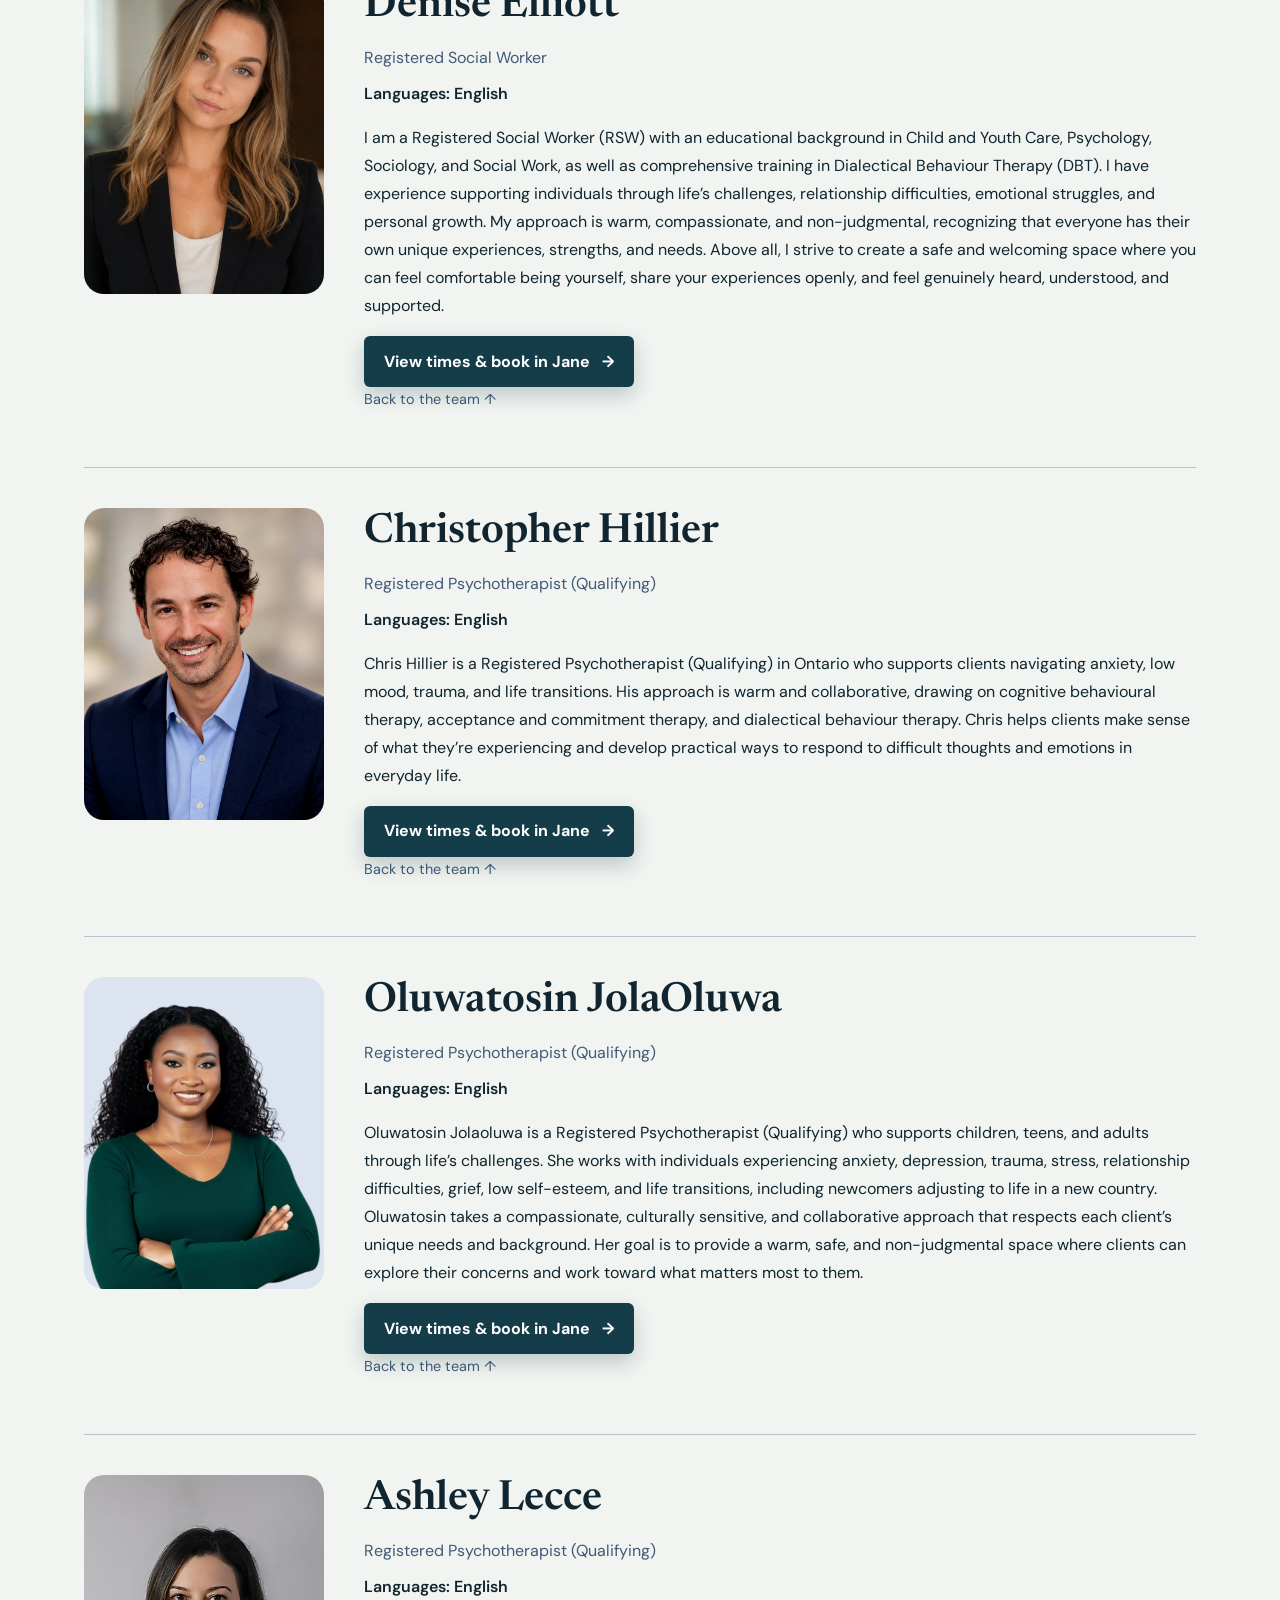
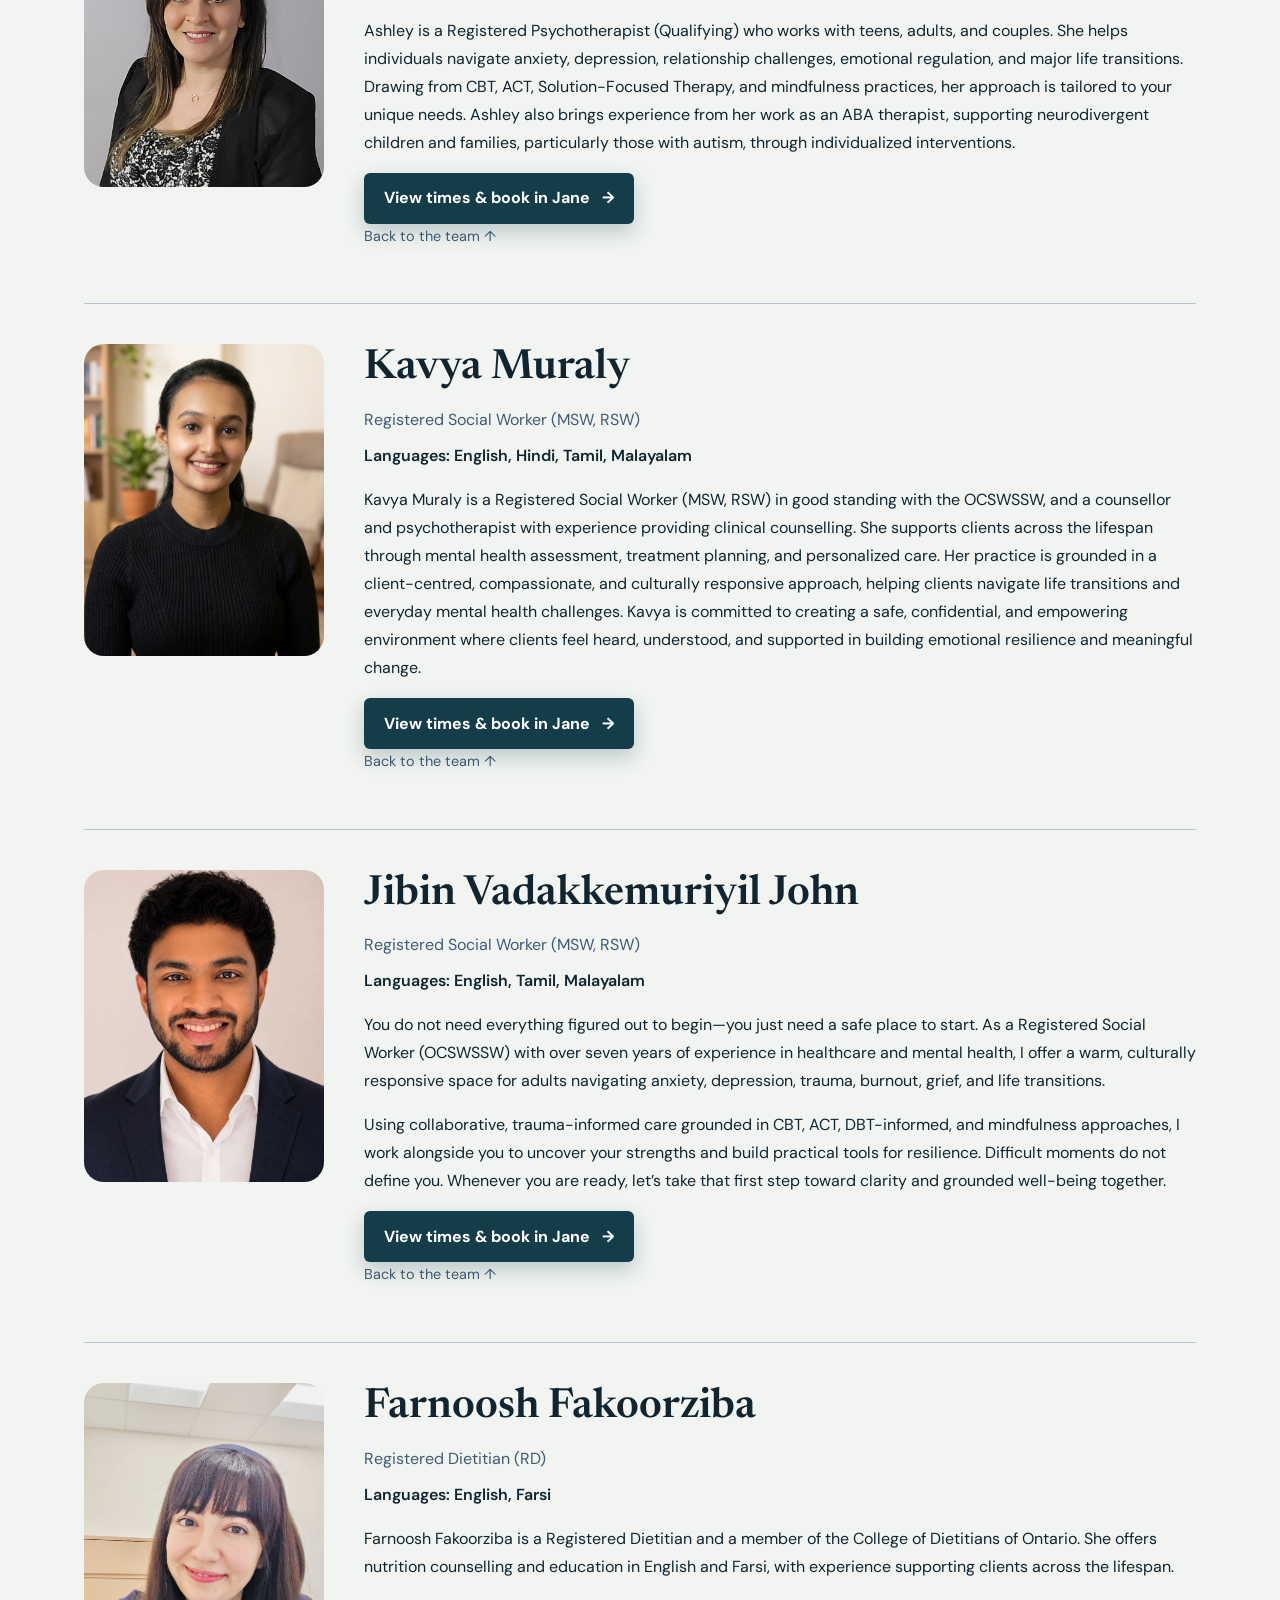
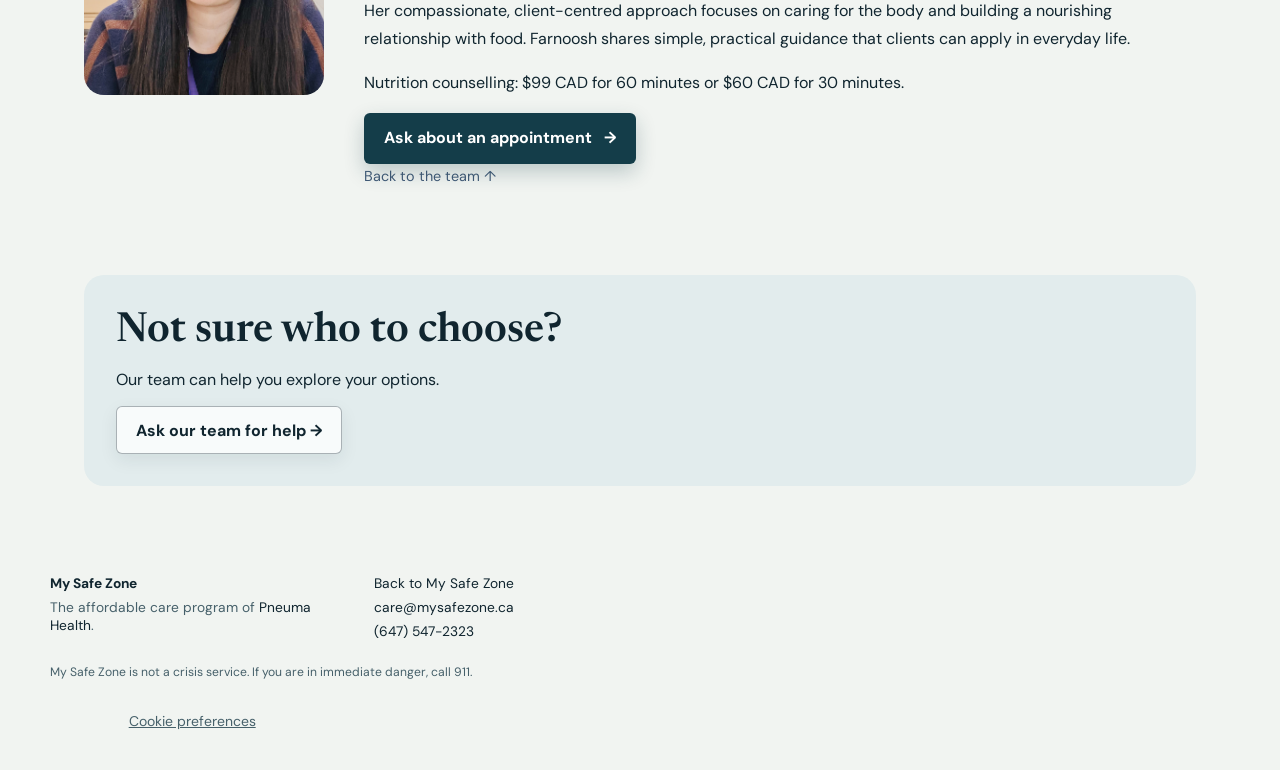
<file: team/index.html>
<!doctype html><html lang="en-CA"><head><meta charset="utf-8"><meta name="viewport" content="width=device-width,initial-scale=1"><title>Meet Our Team | My Safe Zone</title><meta name="description" content="Meet the My Safe Zone team. Read practitioner profiles, explore languages and approaches, and book directly with your chosen practitioner in Jane."><link rel="canonical" href="https://mysafezone.ca/team/"><meta property="og:title" content="Meet Our Team | My Safe Zone"><meta property="og:description" content="Find a connection that feels right. Meet our team and explore their approaches to care."><meta property="og:url" content="https://mysafezone.ca/team/"><meta property="og:type" content="website"><link rel="stylesheet" href="/styles.css?v=20261122-full-team"><link rel="icon" href="/assets/mysafezone-safety-mark.svg"><link href="https://fonts.googleapis.com/css2?family=DM+Sans:wght@400;500;600;700&amp;family=Newsreader:wght@500;600&amp;display=swap" rel="stylesheet"></head><body><header class="site-header guide-header team-header"><a class="brand" href="/"><img class="brand-mark" src="/assets/mysafezone-safety-mark.svg" alt="" width="64" height="64"><span class="brand-name">My Safe Zone</span></a><nav aria-label="Primary navigation"><a class="nav-link" href="/">Home</a><a class="nav-link" href="/#booking-help">Ask for help</a><a class="header-cta" href="https://pneumahealth.janeapp.com/locations/my-safe-zone/book#/discipline/1/treatment/20">See times</a></nav></header><main class="team-page"><section class="team-heading" id="team-directory"><p class="eyebrow">A connection that feels right</p><h1>Meet our team.</h1><p>There is more than one way to feel supported. Get to know the people behind My Safe Zone, explore their approaches, and choose someone you would like to meet.</p><p>Psychotherapy sessions are $99 CAD for 60 minutes. Dietitian sessions are $99 CAD for 60 minutes or $60 CAD for 30 minutes. Confirm fit, availability and eligibility for your location with your chosen practitioner. Insurance coverage depends on their designation and your plan.</p><nav class="team-directory" aria-label="Find a team member"><a href="#therapist-12">Pablo Allen</a><a href="#therapist-9">Keerat Aujla</a><a href="#therapist-18">Nicholas Bonk</a><a href="#therapist-8">Jennica Campbell</a><a href="#therapist-16">Sana Choghri</a><a href="#therapist-10">Denise Elliott</a><a href="#therapist-11">Christopher Hillier</a><a href="#therapist-15">Oluwatosin JolaOluwa</a><a href="#therapist-20">Ashley Lecce</a><a href="#therapist-14">Kavya Muraly</a><a href="#therapist-19">Jibin Vadakkemuriyil John</a><a href="#therapist-farnoosh-fakoorziba">Farnoosh Fakoorziba</a></nav></section><article class="team-profile" id="therapist-12" aria-labelledby="name-12"><img src="/assets/team-12.png" width="400" height="520" loading="lazy" alt="Pablo Allen"><div><h2 id="name-12">Pablo Allen</h2><p class="therapist-credential">Registered Psychotherapist (Qualifying)</p><p class="team-languages">Languages: English, Spanish</p><p>Pablo Allen is a Registered Psychotherapist (Qualifying) in Ontario with over 15 years of clinical experience in Gestalt Psychotherapy, working with children, adolescents, adults, parents, couples, and families. His humanistic, relational, and trauma-informed approach integrates attachment theory, emotional awareness, mindfulness, and experiential interventions to support individuals navigating anxiety, trauma, relationship difficulties, life transitions, and personal growth. Originally trained in Mexico and further trained in the United States, Pablo brings extensive experience in clinical practice, psychotherapy education, and work with culturally diverse populations. As an immigrant himself, he understands the challenges of cultural adaptation, identity, and belonging, and is committed to providing compassionate, culturally sensitive care in both English and Spanish.</p><a class="button button-primary" href="https://pneumahealth.janeapp.com/locations/my-safe-zone/book#/staff_member/12" target="_blank" rel="noopener">View times &amp; book in Jane<span class="sr-only"> with Pablo Allen</span> →</a><p class="match-small"><a href="#team-directory">Back to the team ↑</a></p></div></article><article class="team-profile" id="therapist-9" aria-labelledby="name-9"><img src="/assets/team-9.jpg" width="400" height="520" loading="lazy" alt="Keerat Aujla"><div><h2 id="name-9">Keerat Aujla</h2><p class="therapist-credential">Registered Psychotherapist (Qualifying)</p><p class="team-languages">Languages: English, Hindi, Punjabi</p><p>Keerat is a Registered Psychotherapist (Qualifying) with over seven years of experience in the social service sector. She works with adults (18+) experiencing anxiety, depression, trauma, grief, relationship challenges, and life transitions. Her practice places special emphasis on supporting newcomers and individuals navigating cultural transitions, using a warm, collaborative approach that meets clients where they are.</p><a class="button button-primary" href="https://pneumahealth.janeapp.com/locations/my-safe-zone/book#/staff_member/9" target="_blank" rel="noopener">View times &amp; book in Jane<span class="sr-only"> with Keerat Aujla</span> →</a><p class="match-small"><a href="#team-directory">Back to the team ↑</a></p></div></article><article class="team-profile" id="therapist-18" aria-labelledby="name-18"><img src="/assets/team-18.jpg" width="400" height="520" loading="lazy" alt="Nicholas Bonk"><div><h2 id="name-18">Nicholas Bonk</h2><p class="therapist-credential">Registered Psychotherapist</p><p class="team-languages">Languages: English</p><p>I am a registered psychotherapist, and offer sessions in English, either online, or over the phone. I help clients work through a variety of problems including stress, anxiety, depression, trauma, family issues, interpersonal issues, relationship issues, and daily difficulties. I offer a variety of counselling modalities including Cognitive Behavioral Therapy, Solution-Focused Therapy, Emotion Focused Therapy, and Dialectical Behavioral Therapy.</p><p>I offer a cooperative experience where the client has a say in the direction of counselling. Additionally, the goals of counselling are tailored to the client’s individual needs, comfort level, and perspective to promote personal growth, fulfilment, and a greater understanding of self.</p><p>Sessions are a safe setting to explore past, current, and future struggles. Both day-to-day difficulties, and major life events are explored in an environment of unconditional, nonjudgemental support.</p><a class="button button-primary" href="https://pneumahealth.janeapp.com/locations/my-safe-zone/book#/staff_member/18" target="_blank" rel="noopener">View times &amp; book in Jane<span class="sr-only"> with Nicholas Bonk</span> →</a><p class="match-small"><a href="#team-directory">Back to the team ↑</a></p></div></article><article class="team-profile" id="therapist-8" aria-labelledby="name-8"><img src="/assets/team-8.jpg" width="400" height="520" loading="lazy" alt="Jennica Campbell"><div><h2 id="name-8">Jennica Campbell</h2><p class="therapist-credential">Registered Therapeutic Counsellor</p><p class="team-languages">Languages: English</p><p>Hi, I’m Jennica—a Registered Therapeutic Counsellor who believes in the healing power of connection, empathy, and being truly seen and heard. I’ve always been curious about people—why we feel the way we do, what shapes our choices, and how we grow through life’s ups and downs. That curiosity turned into a calling to support others with compassion, understanding, and care.</p><a class="button button-primary" href="https://pneumahealth.janeapp.com/locations/my-safe-zone/book#/staff_member/8" target="_blank" rel="noopener">View times &amp; book in Jane<span class="sr-only"> with Jennica Campbell</span> →</a><p class="match-small"><a href="#team-directory">Back to the team ↑</a></p></div></article><article class="team-profile" id="therapist-16" aria-labelledby="name-16"><img src="/assets/team-16.jpg" width="400" height="520" loading="lazy" alt="Sana Choghri"><div><h2 id="name-16">Sana Choghri</h2><p class="therapist-credential">Registered Psychotherapist (Qualifying)</p><p class="team-languages">Languages: English, Arabic</p><p>Sana Choghri is a Registered Psychotherapist (Qualifying) who offers therapy in English and Arabic. She supports children, adolescents, and adults, and brings experience working with refugees and newcomers. Sana regularly uses cognitive behavioural therapy and takes a collaborative, culturally responsive approach to helping clients strengthen coping skills and work toward meaningful change.</p><a class="button button-primary" href="https://pneumahealth.janeapp.com/locations/my-safe-zone/book#/staff_member/16" target="_blank" rel="noopener">View times &amp; book in Jane<span class="sr-only"> with Sana Choghri</span> →</a><p class="match-small"><a href="#team-directory">Back to the team ↑</a></p></div></article><article class="team-profile" id="therapist-10" aria-labelledby="name-10"><img src="/assets/team-10.jpg" width="400" height="520" loading="lazy" alt="Denise Elliott"><div><h2 id="name-10">Denise Elliott</h2><p class="therapist-credential">Registered Social Worker</p><p class="team-languages">Languages: English</p><p>I am a Registered Social Worker (RSW) with an educational background in Child and Youth Care, Psychology, Sociology, and Social Work, as well as comprehensive training in Dialectical Behaviour Therapy (DBT). I have experience supporting individuals through life’s challenges, relationship difficulties, emotional struggles, and personal growth. My approach is warm, compassionate, and non-judgmental, recognizing that everyone has their own unique experiences, strengths, and needs. Above all, I strive to create a safe and welcoming space where you can feel comfortable being yourself, share your experiences openly, and feel genuinely heard, understood, and supported.</p><a class="button button-primary" href="https://pneumahealth.janeapp.com/locations/my-safe-zone/book#/staff_member/10" target="_blank" rel="noopener">View times &amp; book in Jane<span class="sr-only"> with Denise Elliott</span> →</a><p class="match-small"><a href="#team-directory">Back to the team ↑</a></p></div></article><article class="team-profile" id="therapist-11" aria-labelledby="name-11"><img src="/assets/team-11.jpg" width="400" height="520" loading="lazy" alt="Christopher Hillier"><div><h2 id="name-11">Christopher Hillier</h2><p class="therapist-credential">Registered Psychotherapist (Qualifying)</p><p class="team-languages">Languages: English</p><p>Chris Hillier is a Registered Psychotherapist (Qualifying) in Ontario who supports clients navigating anxiety, low mood, trauma, and life transitions. His approach is warm and collaborative, drawing on cognitive behavioural therapy, acceptance and commitment therapy, and dialectical behaviour therapy. Chris helps clients make sense of what they’re experiencing and develop practical ways to respond to difficult thoughts and emotions in everyday life.</p><a class="button button-primary" href="https://pneumahealth.janeapp.com/locations/my-safe-zone/book#/staff_member/11" target="_blank" rel="noopener">View times &amp; book in Jane<span class="sr-only"> with Christopher Hillier</span> →</a><p class="match-small"><a href="#team-directory">Back to the team ↑</a></p></div></article><article class="team-profile" id="therapist-15" aria-labelledby="name-15"><img src="/assets/team-15.png" width="400" height="520" loading="lazy" alt="Oluwatosin JolaOluwa"><div><h2 id="name-15">Oluwatosin JolaOluwa</h2><p class="therapist-credential">Registered Psychotherapist (Qualifying)</p><p class="team-languages">Languages: English</p><p>Oluwatosin Jolaoluwa is a Registered Psychotherapist (Qualifying) who supports children, teens, and adults through life’s challenges. She works with individuals experiencing anxiety, depression, trauma, stress, relationship difficulties, grief, low self-esteem, and life transitions, including newcomers adjusting to life in a new country. Oluwatosin takes a compassionate, culturally sensitive, and collaborative approach that respects each client’s unique needs and background. Her goal is to provide a warm, safe, and non-judgmental space where clients can explore their concerns and work toward what matters most to them.</p><a class="button button-primary" href="https://pneumahealth.janeapp.com/locations/my-safe-zone/book#/staff_member/15" target="_blank" rel="noopener">View times &amp; book in Jane<span class="sr-only"> with Oluwatosin JolaOluwa</span> →</a><p class="match-small"><a href="#team-directory">Back to the team ↑</a></p></div></article><article class="team-profile" id="therapist-20" aria-labelledby="name-20"><img src="/assets/team-20.jpg" width="400" height="520" loading="lazy" alt="Ashley Lecce"><div><h2 id="name-20">Ashley Lecce</h2><p class="therapist-credential">Registered Psychotherapist (Qualifying)</p><p class="team-languages">Languages: English</p><p>Ashley is a Registered Psychotherapist (Qualifying) who works with teens, adults, and couples. She helps individuals navigate anxiety, depression, relationship challenges, emotional regulation, and major life transitions. Drawing from CBT, ACT, Solution-Focused Therapy, and mindfulness practices, her approach is tailored to your unique needs. Ashley also brings experience from her work as an ABA therapist, supporting neurodivergent children and families, particularly those with autism, through individualized interventions.</p><a class="button button-primary" href="https://pneumahealth.janeapp.com/locations/my-safe-zone/book#/staff_member/20" target="_blank" rel="noopener">View times &amp; book in Jane<span class="sr-only"> with Ashley Lecce</span> →</a><p class="match-small"><a href="#team-directory">Back to the team ↑</a></p></div></article><article class="team-profile" id="therapist-14" aria-labelledby="name-14"><img src="/assets/team-14.jpg" width="400" height="520" loading="lazy" alt="Kavya Muraly"><div><h2 id="name-14">Kavya Muraly</h2><p class="therapist-credential">Registered Social Worker (MSW, RSW)</p><p class="team-languages">Languages: English, Hindi, Tamil, Malayalam</p><p>Kavya Muraly is a Registered Social Worker (MSW, RSW) in good standing with the OCSWSSW, and a counsellor and psychotherapist with experience providing clinical counselling. She supports clients across the lifespan through mental health assessment, treatment planning, and personalized care. Her practice is grounded in a client-centred, compassionate, and culturally responsive approach, helping clients navigate life transitions and everyday mental health challenges. Kavya is committed to creating a safe, confidential, and empowering environment where clients feel heard, understood, and supported in building emotional resilience and meaningful change.</p><a class="button button-primary" href="https://pneumahealth.janeapp.com/locations/my-safe-zone/book#/staff_member/14" target="_blank" rel="noopener">View times &amp; book in Jane<span class="sr-only"> with Kavya Muraly</span> →</a><p class="match-small"><a href="#team-directory">Back to the team ↑</a></p></div></article><article class="team-profile" id="therapist-19" aria-labelledby="name-19"><img src="/assets/team-19.jpg" width="400" height="520" loading="lazy" alt="Jibin Vadakkemuriyil John"><div><h2 id="name-19">Jibin Vadakkemuriyil John</h2><p class="therapist-credential">Registered Social Worker (MSW, RSW)</p><p class="team-languages">Languages: English, Tamil, Malayalam</p><p>You do not need everything figured out to begin—you just need a safe place to start. As a Registered Social Worker (OCSWSSW) with over seven years of experience in healthcare and mental health, I offer a warm, culturally responsive space for adults navigating anxiety, depression, trauma, burnout, grief, and life transitions.</p><p>Using collaborative, trauma-informed care grounded in CBT, ACT, DBT-informed, and mindfulness approaches, I work alongside you to uncover your strengths and build practical tools for resilience. Difficult moments do not define you. Whenever you are ready, let’s take that first step toward clarity and grounded well-being together.</p><a class="button button-primary" href="https://pneumahealth.janeapp.com/locations/my-safe-zone/book#/staff_member/19" target="_blank" rel="noopener">View times &amp; book in Jane<span class="sr-only"> with Jibin Vadakkemuriyil John</span> →</a><p class="match-small"><a href="#team-directory">Back to the team ↑</a></p></div></article><article class="team-profile" id="therapist-farnoosh-fakoorziba" aria-labelledby="name-farnoosh-fakoorziba"><img src="/assets/farnoosh-fakoorziba.jpg" width="400" height="520" loading="lazy" alt="Farnoosh Fakoorziba"><div><h2 id="name-farnoosh-fakoorziba">Farnoosh Fakoorziba</h2><p class="therapist-credential">Registered Dietitian (RD)</p><p class="team-languages">Languages: English, Farsi</p><p>Farnoosh Fakoorziba is a Registered Dietitian and a member of the College of Dietitians of Ontario. She offers nutrition counselling and education in English and Farsi, with experience supporting clients across the lifespan.</p><p>Her compassionate, client-centred approach focuses on caring for the body and building a nourishing relationship with food. Farnoosh shares simple, practical guidance that clients can apply in everyday life.</p><p class="team-fees">Nutrition counselling: $99 CAD for 60 minutes or $60 CAD for 30 minutes.</p><a class="button button-primary" href="mailto:care@mysafezone.ca?subject=My%20Safe%20Zone%20-%20Dietitian%20appointment%20with%20Farnoosh" target="_blank" rel="noopener">Ask about an appointment<span class="sr-only"> with Farnoosh Fakoorziba</span> →</a><p class="match-small"><a href="#team-directory">Back to the team ↑</a></p></div></article><section class="team-help"><h2>Not sure who to choose?</h2><p>Our team can help you explore your options.</p><a class="button button-secondary" href="/#booking-help">Ask our team for help →</a></section></main><footer class="site-footer"><div class="footer-brand"><strong>My Safe Zone</strong><span>The affordable care program of <a href="https://pneumahealth.ca">Pneuma Health</a>.</span></div><div class="footer-contact"><a href="/">Back to My Safe Zone</a><a href="mailto:care@mysafezone.ca?subject=My%20Safe%20Zone%20enquiry">care@mysafezone.ca</a><a href="tel:+16475472323">(647) 547-2323</a></div><p>My Safe Zone is not a crisis service. If you are in immediate danger, call 911.</p></footer><script src="/analytics.js?v=20261127-care-email" defer></script></body></html>
</file>
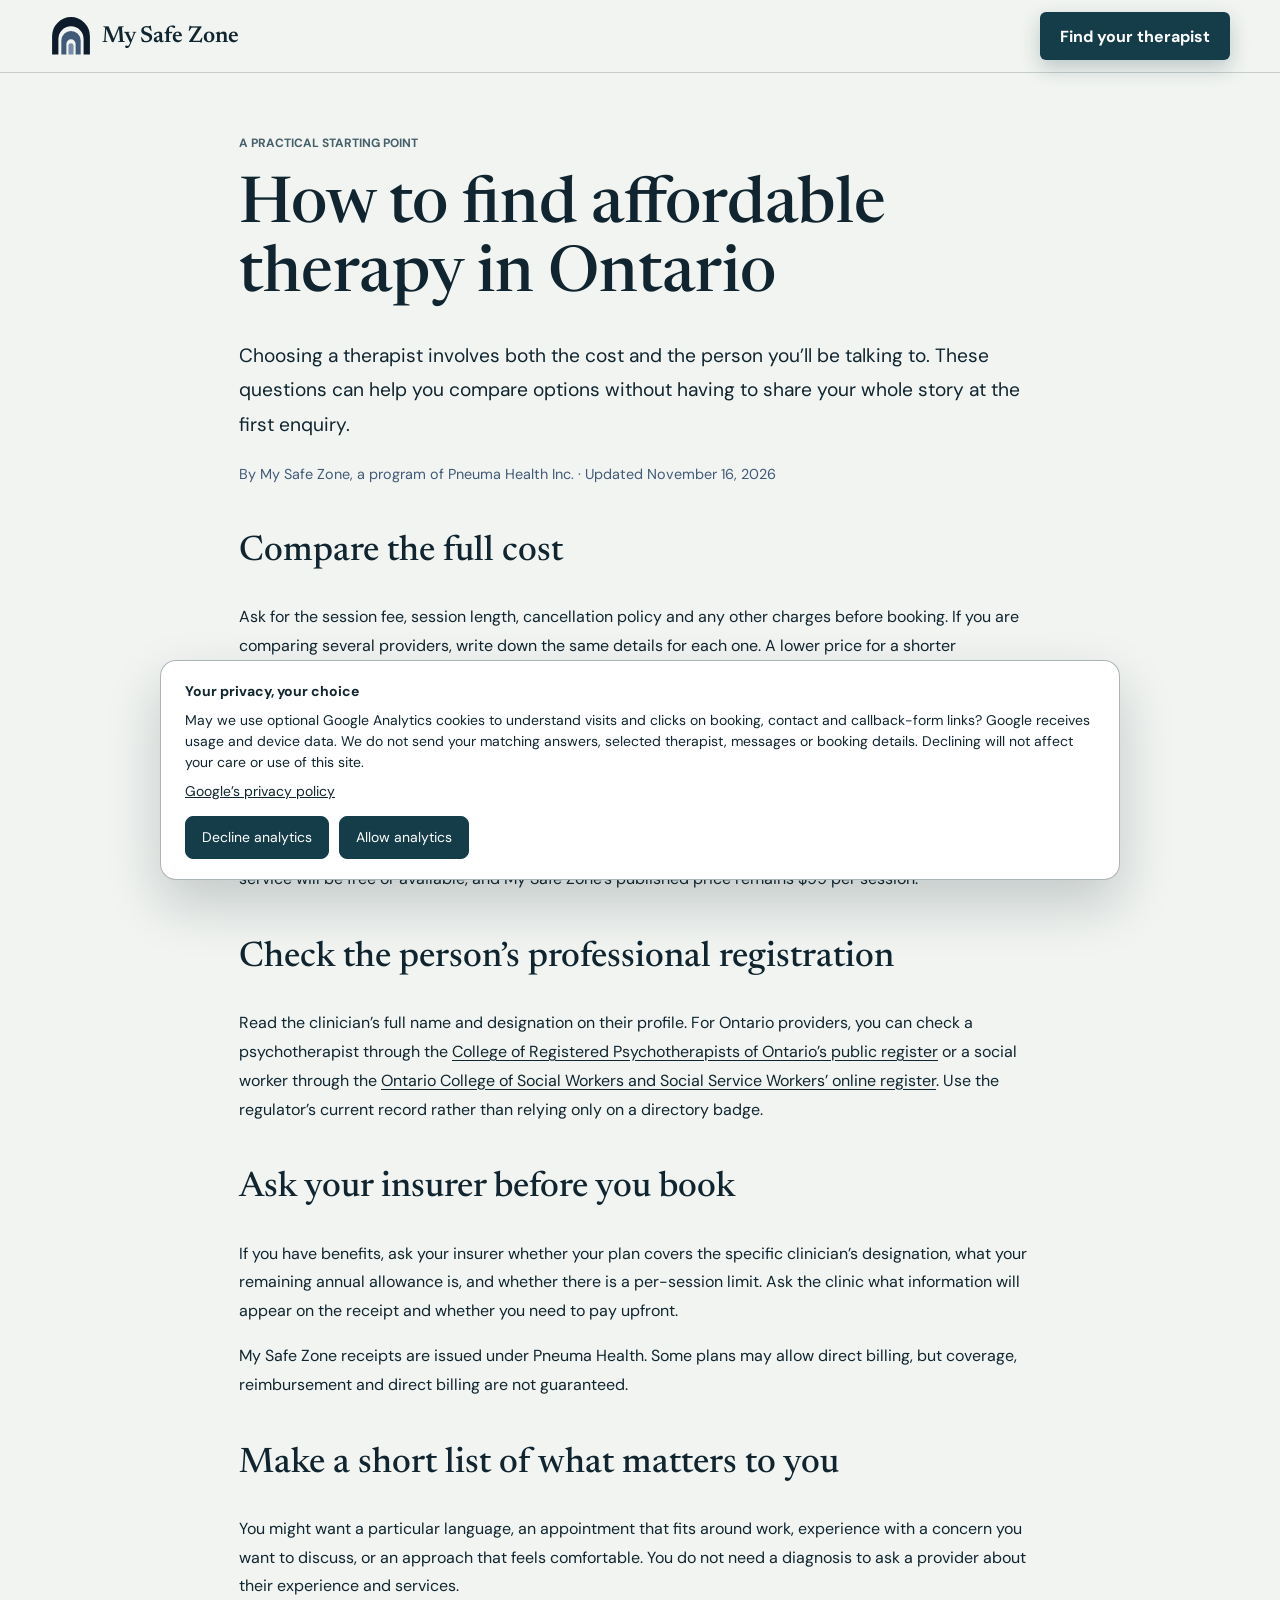
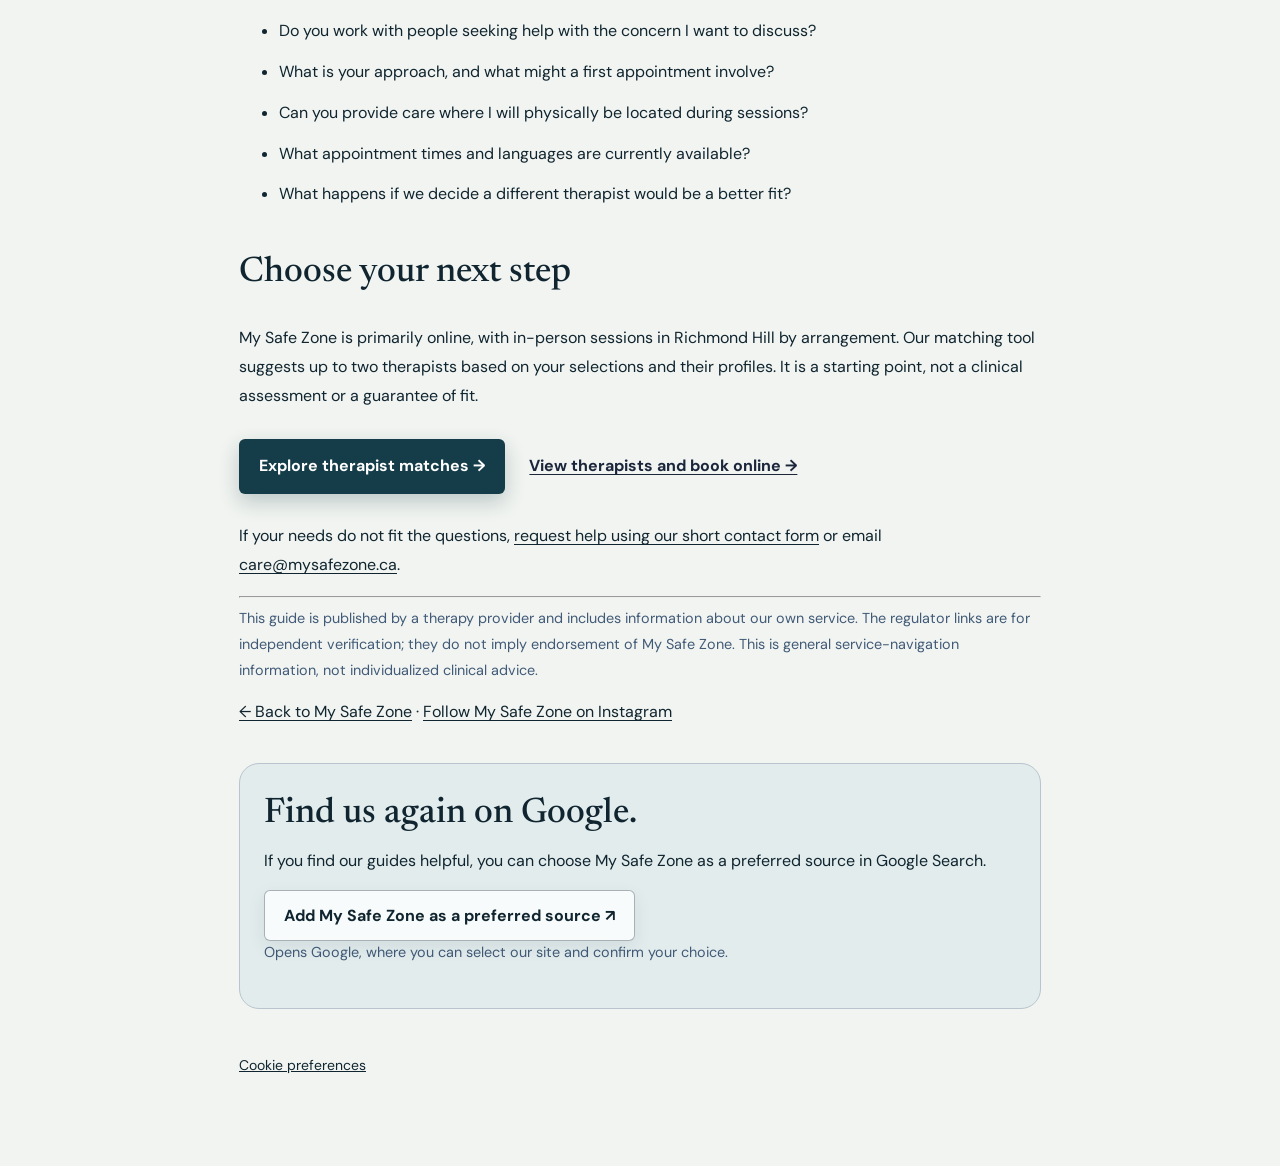
<file: guides/affordable-therapy/index.html>
<!DOCTYPE html>
<html lang="en-CA">
  <head>
    <meta charset="UTF-8" />
    <meta name="viewport" content="width=device-width, initial-scale=1.0" />
    <title>How to Find Affordable Therapy in Ontario | My Safe Zone</title>
    <meta
      name="description"
      content="Compare therapy fees, check professional registration, ask about insurance, and prepare questions to help you choose an affordable therapist in Ontario."
    />
    <meta name="robots" content="index, follow, max-image-preview:large" />
    <meta name="google-site-verification" content="WSUaAvoiPMjlv7KBqJNMXl4mTVzo8Pt03qmA858JK3k" />
    <meta name="theme-color" content="#0d1b2a" />
    <link rel="canonical" href="https://mysafezone.ca/guides/affordable-therapy/" />
    <link rel="alternate" hreflang="en-ca" href="https://mysafezone.ca/guides/affordable-therapy/" />
    <meta property="og:type" content="website" />
    <meta property="og:locale" content="en_CA" />
    <meta property="og:site_name" content="My Safe Zone" />
    <meta property="og:title" content="Finding Affordable Therapy in Ontario | My Safe Zone" />
    <meta
      property="og:description"
      content="Compare therapy fees, check professional registration, ask about insurance, and prepare questions to help you choose an affordable therapist in Ontario."
    />
    <meta property="og:url" content="https://mysafezone.ca/guides/affordable-therapy/" />
    <meta
      property="og:image"
      content="https://mysafezone.ca/assets/therapy-room-hero-blue-theme.png"
    />
    <meta property="og:image:alt" content="A welcoming therapy room" />
    <meta name="twitter:card" content="summary_large_image" />
    <meta name="twitter:title" content="Finding Affordable Therapy in Ontario | My Safe Zone" />
    <meta
      name="twitter:description"
      content="Compare therapy fees, check professional registration, ask about insurance, and prepare questions to help you choose an affordable therapist in Ontario."
    />
    <meta
      name="twitter:image"
      content="https://mysafezone.ca/assets/therapy-room-hero-blue-theme.png"
    />
    <link rel="icon" type="image/svg+xml" href="/assets/mysafezone-safety-mark.svg?v=approved-arch-v2" />

    <link rel="preconnect" href="https://fonts.googleapis.com" />
    <link rel="preconnect" href="https://fonts.gstatic.com" crossorigin />
    <link
      href="https://fonts.googleapis.com/css2?family=DM+Sans:wght@400;500;600;700&amp;family=Newsreader:opsz,wght@6..72,500;6..72,600&amp;display=swap"
      rel="stylesheet"
    />
    <link rel="stylesheet" href="/styles.css?v=20261122-preferred-source" />

  </head>
<body>
<header class="site-header guide-header"><a class="brand" href="/" aria-label="My Safe Zone home"><img class="brand-mark" src="/assets/mysafezone-safety-mark.svg" width="512" height="512" alt=""><span class="brand-name">My Safe Zone</span></a><nav aria-label="Primary navigation"><a class="header-cta" href="/#find-your-therapist">Find your therapist</a></nav></header>
<main class="reader-guide">
<p class="eyebrow">A practical starting point</p>
<h1>How to find affordable therapy in Ontario</h1>
<p class="guide-lead">Choosing a therapist involves both the cost and the person you’ll be talking to. These questions can help you compare options without having to share your whole story at the first enquiry.</p>
<p class="match-small">By My Safe Zone, a program of Pneuma Health Inc. · Updated November 16, 2026</p>
<h2>Compare the full cost</h2>
<p>Ask for the session fee, session length, cancellation policy and any other charges before booking. If you are comparing several providers, write down the same details for each one. A lower price for a shorter appointment is a different offer.</p>
<p>At My Safe Zone, a 60-minute session costs $99 CAD. Two sessions would cost $198 and four would cost $396 before any insurance reimbursement. These are budgeting examples, not a recommendation for how often to attend; discuss that with your therapist.</p>
<p>If a fee is outside your budget, ask the provider whether they offer a reduced-fee option and whether there is a waiting list. You can also explore community services through <a href="https://211ontario.ca/">211 Ontario</a>. We do not guarantee that another service will be free or available, and My Safe Zone’s published price remains $99 per session.</p>
<h2>Check the person’s professional registration</h2>
<p>Read the clinician’s full name and designation on their profile. For Ontario providers, you can check a psychotherapist through the <a href="https://crpo.ca/resources/registered-psychotherapist-status-check/">College of Registered Psychotherapists of Ontario’s public register</a> or a social worker through the <a href="https://www.ocswssw.org/registrants/online-register/">Ontario College of Social Workers and Social Service Workers’ online register</a>. Use the regulator’s current record rather than relying only on a directory badge.</p>
<h2>Ask your insurer before you book</h2>
<p>If you have benefits, ask your insurer whether your plan covers the specific clinician’s designation, what your remaining annual allowance is, and whether there is a per-session limit. Ask the clinic what information will appear on the receipt and whether you need to pay upfront.</p>
<p>My Safe Zone receipts are issued under Pneuma Health. Some plans may allow direct billing, but coverage, reimbursement and direct billing are not guaranteed.</p>
<h2>Make a short list of what matters to you</h2>
<p>You might want a particular language, an appointment that fits around work, experience with a concern you want to discuss, or an approach that feels comfortable. You do not need a diagnosis to ask a provider about their experience and services.</p>
<ul><li>Do you work with people seeking help with the concern I want to discuss?</li><li>What is your approach, and what might a first appointment involve?</li><li>Can you provide care where I will physically be located during sessions?</li><li>What appointment times and languages are currently available?</li><li>What happens if we decide a different therapist would be a better fit?</li></ul>
<h2>Choose your next step</h2>
<p>My Safe Zone is primarily online, with in-person sessions in Richmond Hill by arrangement. Our matching tool suggests up to two therapists based on your selections and their profiles. It is a starting point, not a clinical assessment or a guarantee of fit.</p>
<div class="guide-actions"><a class="button button-primary" href="/#find-your-therapist">Explore therapist matches →</a><a class="detailed-form-link" href="https://pneumahealth.janeapp.com/locations/my-safe-zone/book">View therapists and book online →</a></div>
<p>If your needs do not fit the questions, <a href="https://docs.google.com/forms/d/e/1FAIpQLScZybuNpO0uS9r0S9Tds227BgayAe8z0cIVu_FjhuOwMrChSQ/viewform">request help using our short contact form</a> or email <a href="mailto:care@mysafezone.ca?subject=My%20Safe%20Zone%20enquiry">care@mysafezone.ca</a>.</p>
<hr><p class="match-small">This guide is published by a therapy provider and includes information about our own service. The regulator links are for independent verification; they do not imply endorsement of My Safe Zone. This is general service-navigation information, not individualized clinical advice.</p>
<p><a href="/">← Back to My Safe Zone</a> · <a href="https://www.instagram.com/mysafezone.ca/">Follow My Safe Zone on Instagram</a></p>
<aside id="preferred-source" class="preferred-source" aria-label="Follow My Safe Zone on Google">
  <h2>Find us again on Google.</h2>
  <p>If you find our guides helpful, you can choose My Safe Zone as a preferred source in Google Search.</p>
  <a class="button button-secondary" href="https://www.google.com/preferences/source?q=mysafezone.ca" target="_blank" rel="noopener noreferrer">Add My Safe Zone as a preferred source ↗</a>
  <p class="match-small">Opens Google, where you can select our site and confirm your choice.</p>
</aside>
</main><script src="/analytics.js?v=20261127-care-email" defer></script></body></html>
</file>
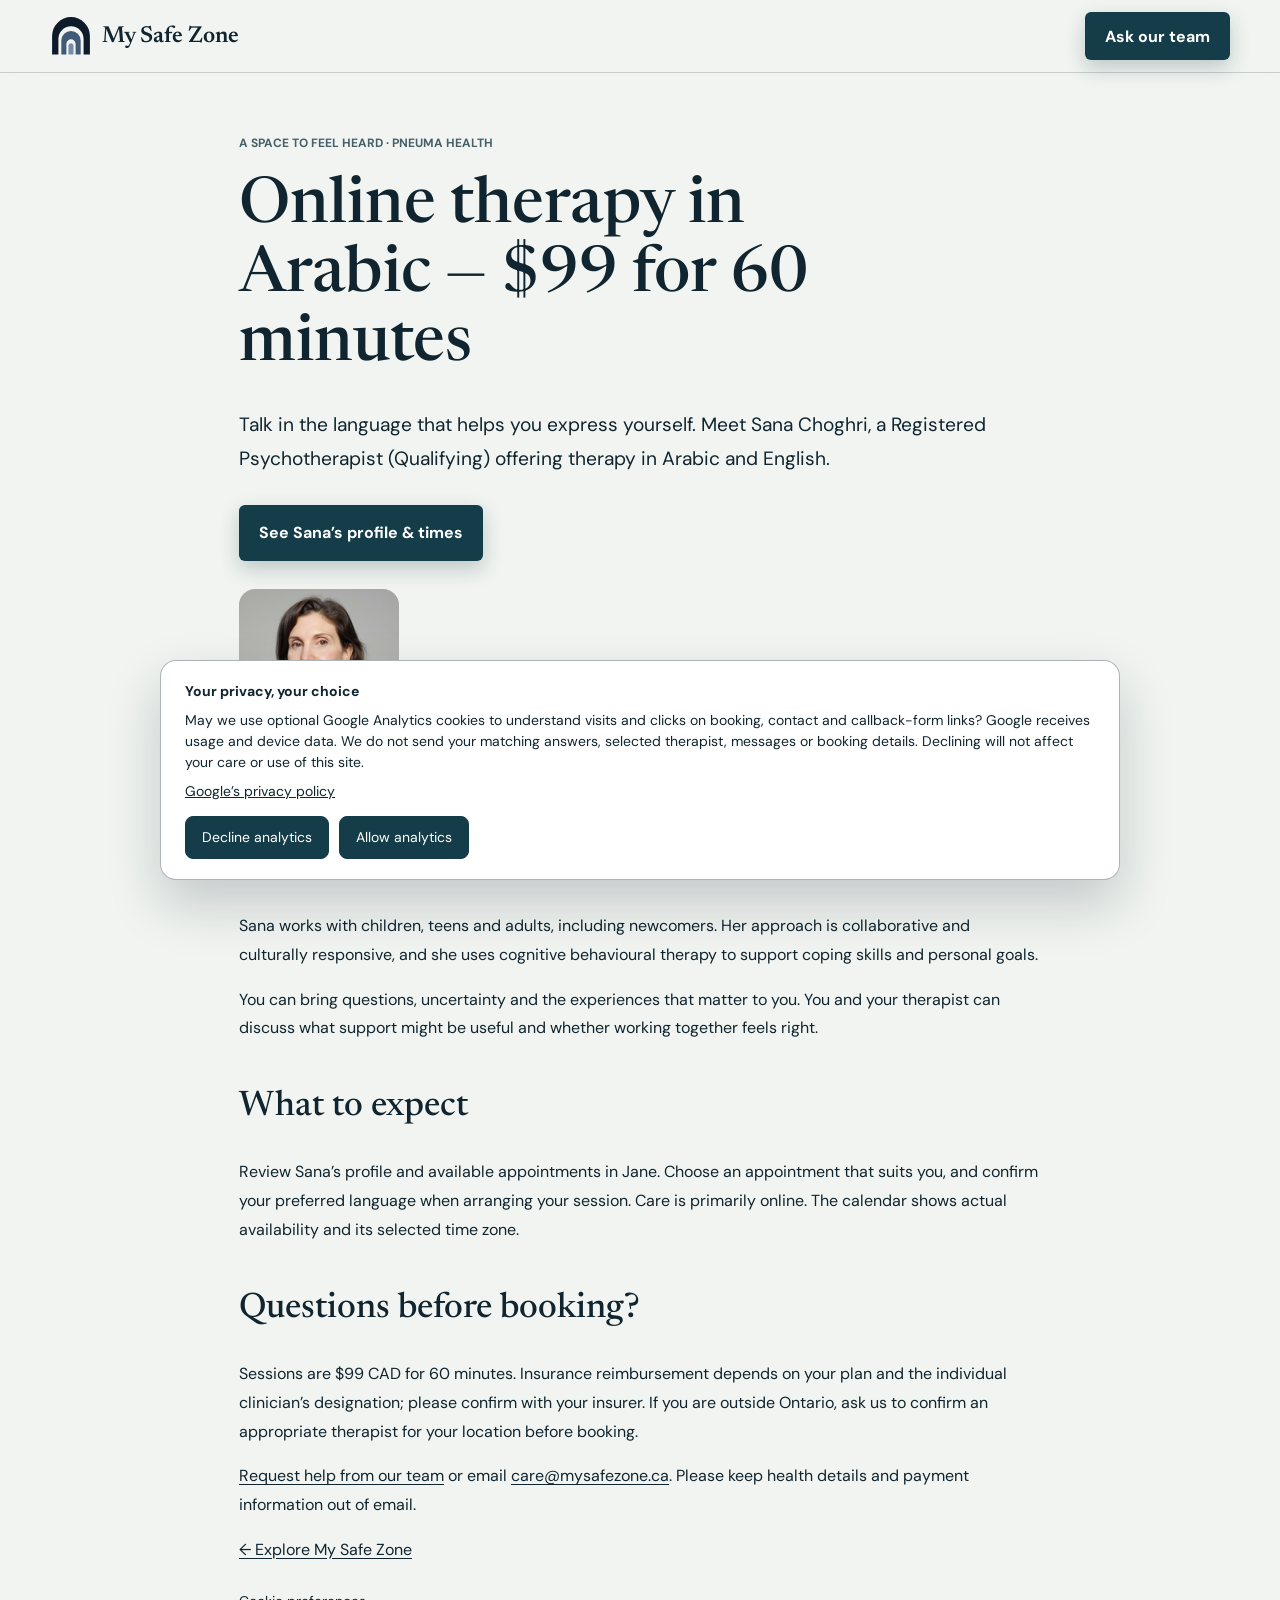
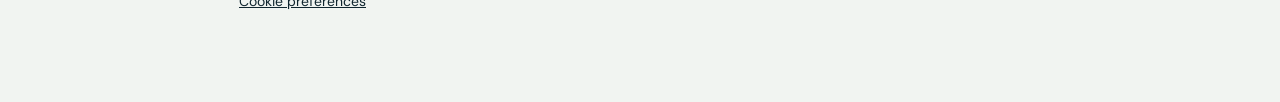
<file: therapy/arabic/index.html>
<!doctype html><html lang="en-CA"><head><meta charset="utf-8"><meta name="viewport" content="width=device-width,initial-scale=1"><title>Online therapy in Arabic — $99 for 60 minutes | My Safe Zone</title><meta name="description" content="Talk in the language that helps you express yourself. Meet Sana Choghri, a Registered Psychotherapist (Qualifying) offering therapy in Arabic and English."><link rel="canonical" href="https://mysafezone.ca/therapy/arabic/"><link rel="stylesheet" href="/styles.css?v=20261122-therapists"><link rel="icon" href="/assets/mysafezone-safety-mark.svg"><link href="https://fonts.googleapis.com/css2?family=DM+Sans:wght@400;500;600;700&amp;family=Newsreader:wght@500;600&amp;display=swap" rel="stylesheet"></head><body><header class="site-header guide-header"><a class="brand" href="/"><img class="brand-mark" src="/assets/mysafezone-safety-mark.svg" alt="" width="64" height="64"><span class="brand-name">My Safe Zone</span></a><nav><a class="header-cta" href="https://docs.google.com/forms/d/e/1FAIpQLScZybuNpO0uS9r0S9Tds227BgayAe8z0cIVu_FjhuOwMrChSQ/viewform">Ask our team</a></nav></header><main class="reader-guide"><p class="eyebrow">A space to feel heard · Pneuma Health</p><h1>Online therapy in Arabic — $99 for 60 minutes</h1><p class="guide-lead">Talk in the language that helps you express yourself. Meet Sana Choghri, a Registered Psychotherapist (Qualifying) offering therapy in Arabic and English.</p><div class="guide-actions"><a class="button button-primary" href="https://pneumahealth.janeapp.com/locations/my-safe-zone/book#/staff_member/16">See Sana’s profile &amp; times</a></div><img src="/assets/therapist-16.jpg" alt="Sana Choghri" width="160" height="208" style="border-radius:16px;object-fit:cover"><h2>Meet Sana</h2><p>Sana works with children, teens and adults, including newcomers. Her approach is collaborative and culturally responsive, and she uses cognitive behavioural therapy to support coping skills and personal goals.</p><p>You can bring questions, uncertainty and the experiences that matter to you. You and your therapist can discuss what support might be useful and whether working together feels right.</p><h2>What to expect</h2><p>Review Sana’s profile and available appointments in Jane. Choose an appointment that suits you, and confirm your preferred language when arranging your session. Care is primarily online. The calendar shows actual availability and its selected time zone.</p><h2>Questions before booking?</h2><p>Sessions are $99 CAD for 60 minutes. Insurance reimbursement depends on your plan and the individual clinician’s designation; please confirm with your insurer. If you are outside Ontario, ask us to confirm an appropriate therapist for your location before booking.</p><p><a href="https://docs.google.com/forms/d/e/1FAIpQLScZybuNpO0uS9r0S9Tds227BgayAe8z0cIVu_FjhuOwMrChSQ/viewform">Request help from our team</a> or email <a href="mailto:care@mysafezone.ca?subject=My%20Safe%20Zone%20enquiry">care@mysafezone.ca</a>. Please keep health details and payment information out of email.</p><p><a href="/">← Explore My Safe Zone</a></p></main><script src="/analytics.js?v=20261127-care-email" defer></script></body></html>
</file>
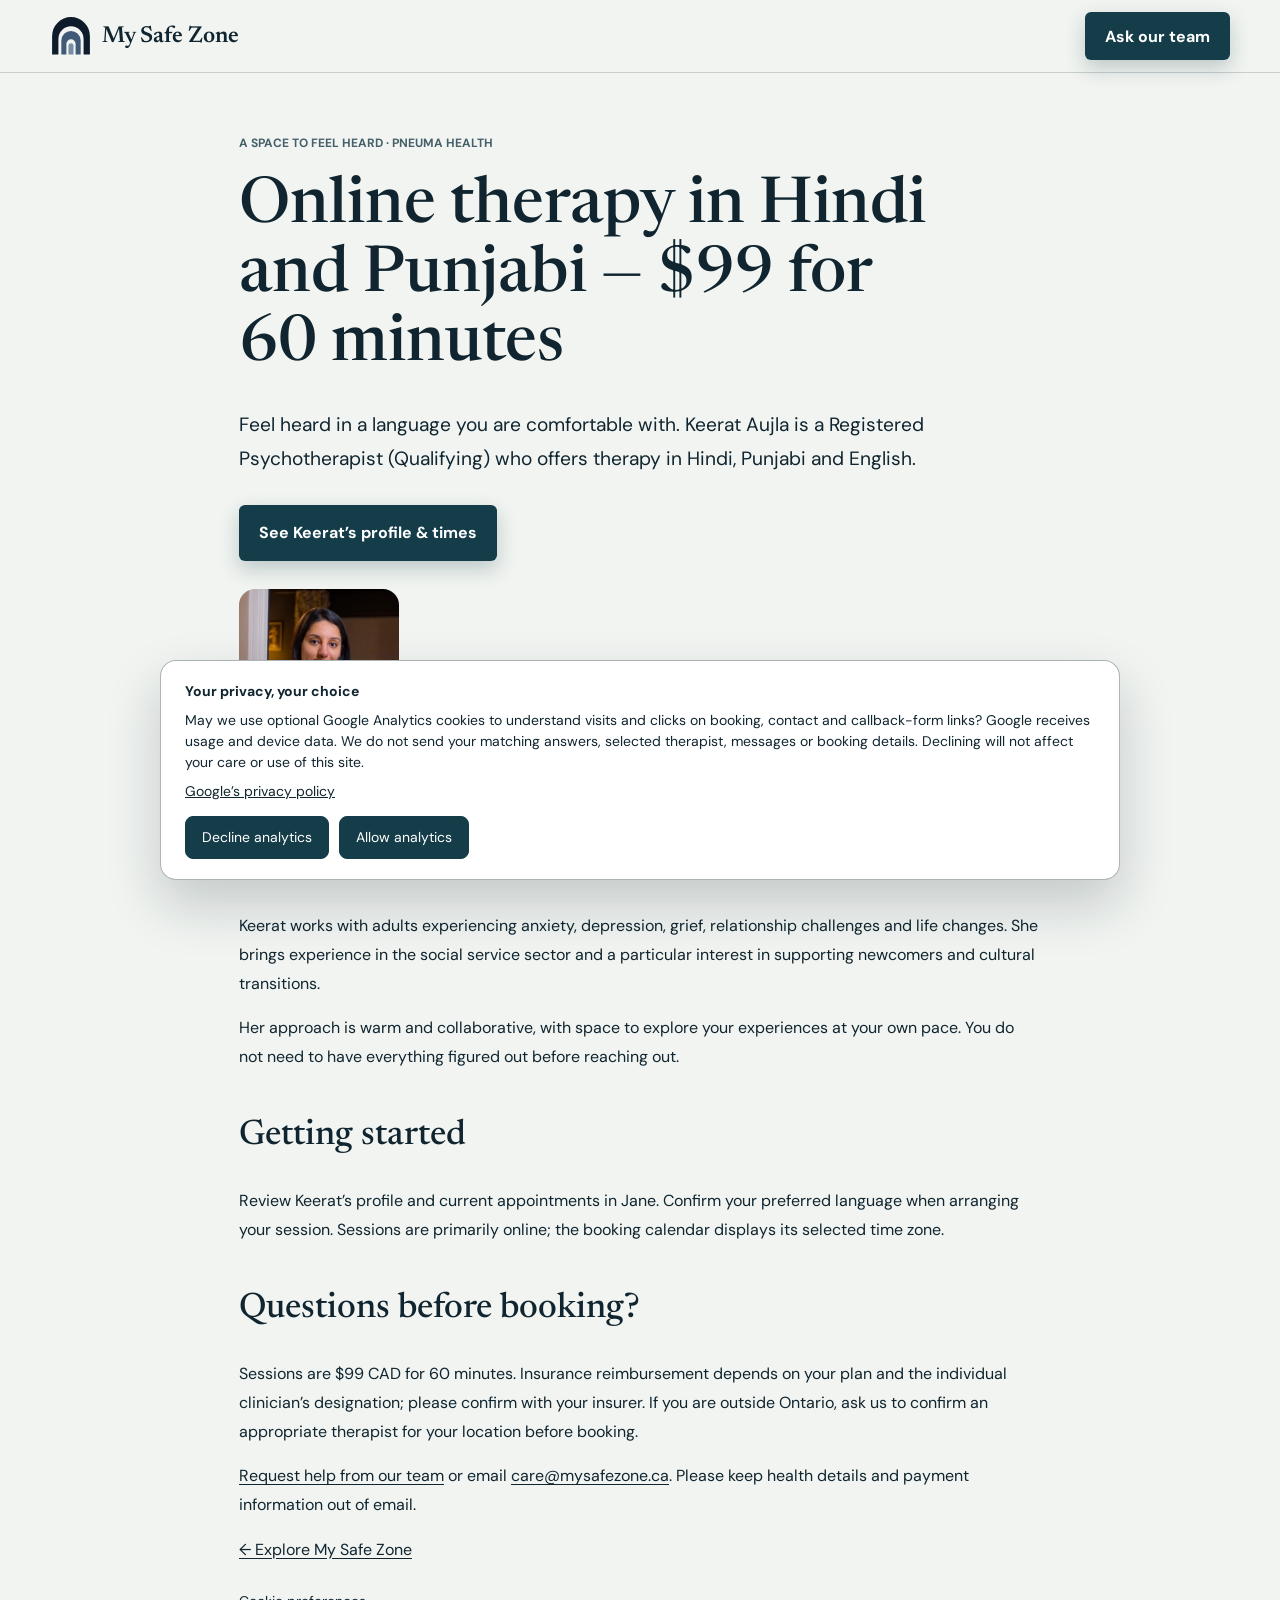
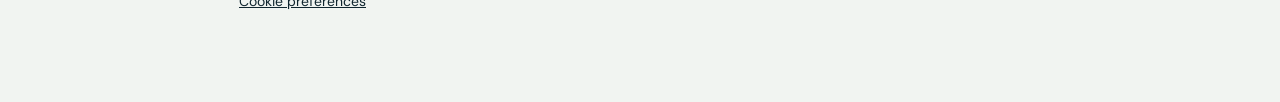
<file: therapy/hindi-punjabi/index.html>
<!doctype html><html lang="en-CA"><head><meta charset="utf-8"><meta name="viewport" content="width=device-width,initial-scale=1"><title>Online therapy in Hindi and Punjabi — $99 for 60 minutes | My Safe Zone</title><meta name="description" content="Feel heard in a language you are comfortable with. Keerat Aujla is a Registered Psychotherapist (Qualifying) who offers therapy in Hindi, Punjabi and English."><link rel="canonical" href="https://mysafezone.ca/therapy/hindi-punjabi/"><link rel="stylesheet" href="/styles.css?v=20261122-therapists"><link rel="icon" href="/assets/mysafezone-safety-mark.svg"><link href="https://fonts.googleapis.com/css2?family=DM+Sans:wght@400;500;600;700&amp;family=Newsreader:wght@500;600&amp;display=swap" rel="stylesheet"></head><body><header class="site-header guide-header"><a class="brand" href="/"><img class="brand-mark" src="/assets/mysafezone-safety-mark.svg" alt="" width="64" height="64"><span class="brand-name">My Safe Zone</span></a><nav><a class="header-cta" href="https://docs.google.com/forms/d/e/1FAIpQLScZybuNpO0uS9r0S9Tds227BgayAe8z0cIVu_FjhuOwMrChSQ/viewform">Ask our team</a></nav></header><main class="reader-guide"><p class="eyebrow">A space to feel heard · Pneuma Health</p><h1>Online therapy in Hindi and Punjabi — $99 for 60 minutes</h1><p class="guide-lead">Feel heard in a language you are comfortable with. Keerat Aujla is a Registered Psychotherapist (Qualifying) who offers therapy in Hindi, Punjabi and English.</p><div class="guide-actions"><a class="button button-primary" href="https://pneumahealth.janeapp.com/locations/my-safe-zone/book#/staff_member/9">See Keerat’s profile &amp; times</a></div><img src="/assets/therapist-9.jpg" alt="Keerat Aujla" width="160" height="208" style="border-radius:16px;object-fit:cover"><h2>Meet Keerat</h2><p>Keerat works with adults experiencing anxiety, depression, grief, relationship challenges and life changes. She brings experience in the social service sector and a particular interest in supporting newcomers and cultural transitions.</p><p>Her approach is warm and collaborative, with space to explore your experiences at your own pace. You do not need to have everything figured out before reaching out.</p><h2>Getting started</h2><p>Review Keerat’s profile and current appointments in Jane. Confirm your preferred language when arranging your session. Sessions are primarily online; the booking calendar displays its selected time zone.</p><h2>Questions before booking?</h2><p>Sessions are $99 CAD for 60 minutes. Insurance reimbursement depends on your plan and the individual clinician’s designation; please confirm with your insurer. If you are outside Ontario, ask us to confirm an appropriate therapist for your location before booking.</p><p><a href="https://docs.google.com/forms/d/e/1FAIpQLScZybuNpO0uS9r0S9Tds227BgayAe8z0cIVu_FjhuOwMrChSQ/viewform">Request help from our team</a> or email <a href="mailto:care@mysafezone.ca?subject=My%20Safe%20Zone%20enquiry">care@mysafezone.ca</a>. Please keep health details and payment information out of email.</p><p><a href="/">← Explore My Safe Zone</a></p></main><script src="/analytics.js?v=20261127-care-email" defer></script></body></html>
</file>
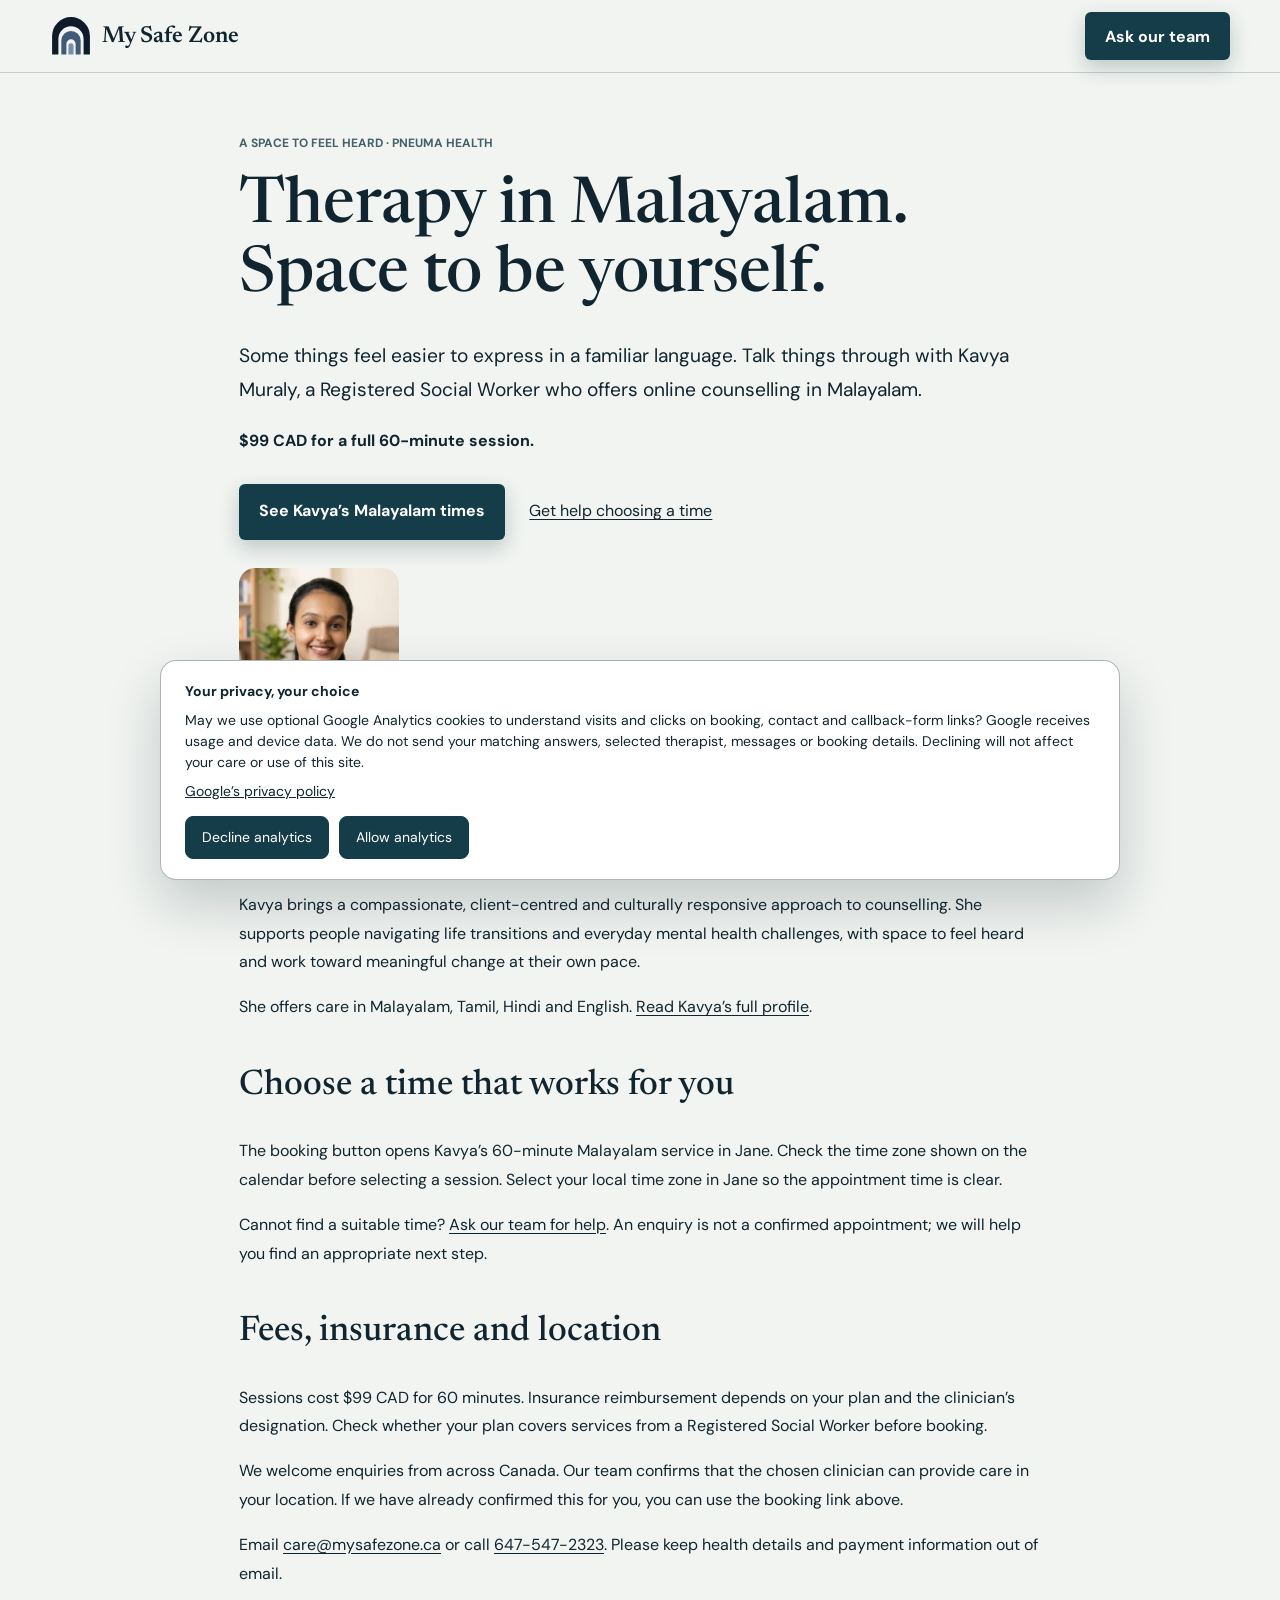
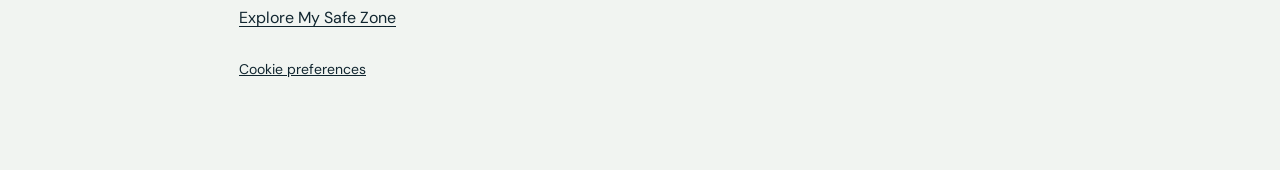
<file: therapy/malayalam/index.html>
<!doctype html>
<html lang="en-CA">
<head>
  <meta charset="utf-8">
  <meta name="viewport" content="width=device-width,initial-scale=1">
  <title>Online therapy in Malayalam — $99 for 60 minutes | My Safe Zone</title>
  <meta name="description" content="Talk things through in Malayalam with Kavya Muraly, a Registered Social Worker. Online sessions through My Safe Zone are $99 CAD for 60 minutes.">
  <link rel="canonical" href="https://mysafezone.ca/therapy/malayalam/">
  <link rel="stylesheet" href="/styles.css?v=20261122-therapists">
  <link rel="icon" href="/assets/mysafezone-safety-mark.svg">
  <link href="https://fonts.googleapis.com/css2?family=DM+Sans:wght@400;500;600;700&amp;family=Newsreader:wght@500;600&amp;display=swap" rel="stylesheet">
</head>
<body>
  <header class="site-header guide-header">
    <a class="brand" href="/"><img class="brand-mark" src="/assets/mysafezone-safety-mark.svg" alt="" width="64" height="64"><span class="brand-name">My Safe Zone</span></a>
    <nav aria-label="Main navigation"><a class="header-cta" href="/#booking-help">Ask our team</a></nav>
  </header>
  <main class="reader-guide">
    <p class="eyebrow">A space to feel heard · Pneuma Health</p>
    <h1>Therapy in Malayalam. Space to be yourself.</h1>
    <p class="guide-lead">Some things feel easier to express in a familiar language. Talk things through with Kavya Muraly, a Registered Social Worker who offers online counselling in Malayalam.</p>
    <p><strong>$99 CAD for a full 60-minute session.</strong></p>
    <div class="guide-actions">
      <a class="button button-primary" href="https://pneumahealth.janeapp.com/locations/my-safe-zone/book#/staff_member/14/treatment/39">See Kavya’s Malayalam times</a>
      <a href="/#booking-help">Get help choosing a time</a>
    </div>
    <img src="/assets/team-14.jpg" alt="Kavya Muraly" width="160" height="208" style="border-radius:16px;object-fit:cover">
    <h2>Meet Kavya Muraly, MSW, RSW</h2>
    <p>Kavya brings a compassionate, client-centred and culturally responsive approach to counselling. She supports people navigating life transitions and everyday mental health challenges, with space to feel heard and work toward meaningful change at their own pace.</p>
    <p>She offers care in Malayalam, Tamil, Hindi and English. <a href="/team/#therapist-14">Read Kavya’s full profile</a>.</p>
    <h2>Choose a time that works for you</h2>
    <p>The booking button opens Kavya’s 60-minute Malayalam service in Jane. Check the time zone shown on the calendar before selecting a session. Select your local time zone in Jane so the appointment time is clear.</p>
    <p>Cannot find a suitable time? <a href="/#booking-help">Ask our team for help</a>. An enquiry is not a confirmed appointment; we will help you find an appropriate next step.</p>
    <h2>Fees, insurance and location</h2>
    <p>Sessions cost $99 CAD for 60 minutes. Insurance reimbursement depends on your plan and the clinician’s designation. Check whether your plan covers services from a Registered Social Worker before booking.</p>
    <p>We welcome enquiries from across Canada. Our team confirms that the chosen clinician can provide care in your location. If we have already confirmed this for you, you can use the booking link above.</p>
    <p>Email <a href="mailto:care@mysafezone.ca?subject=My%20Safe%20Zone%20enquiry">care@mysafezone.ca</a> or call <a href="tel:+16475472323">647-547-2323</a>. Please keep health details and payment information out of email.</p>
    <p><a href="/">Explore My Safe Zone</a></p>
  </main>
  <script src="/analytics.js?v=20261127-care-email" defer></script>
</body>
</html>
</file>
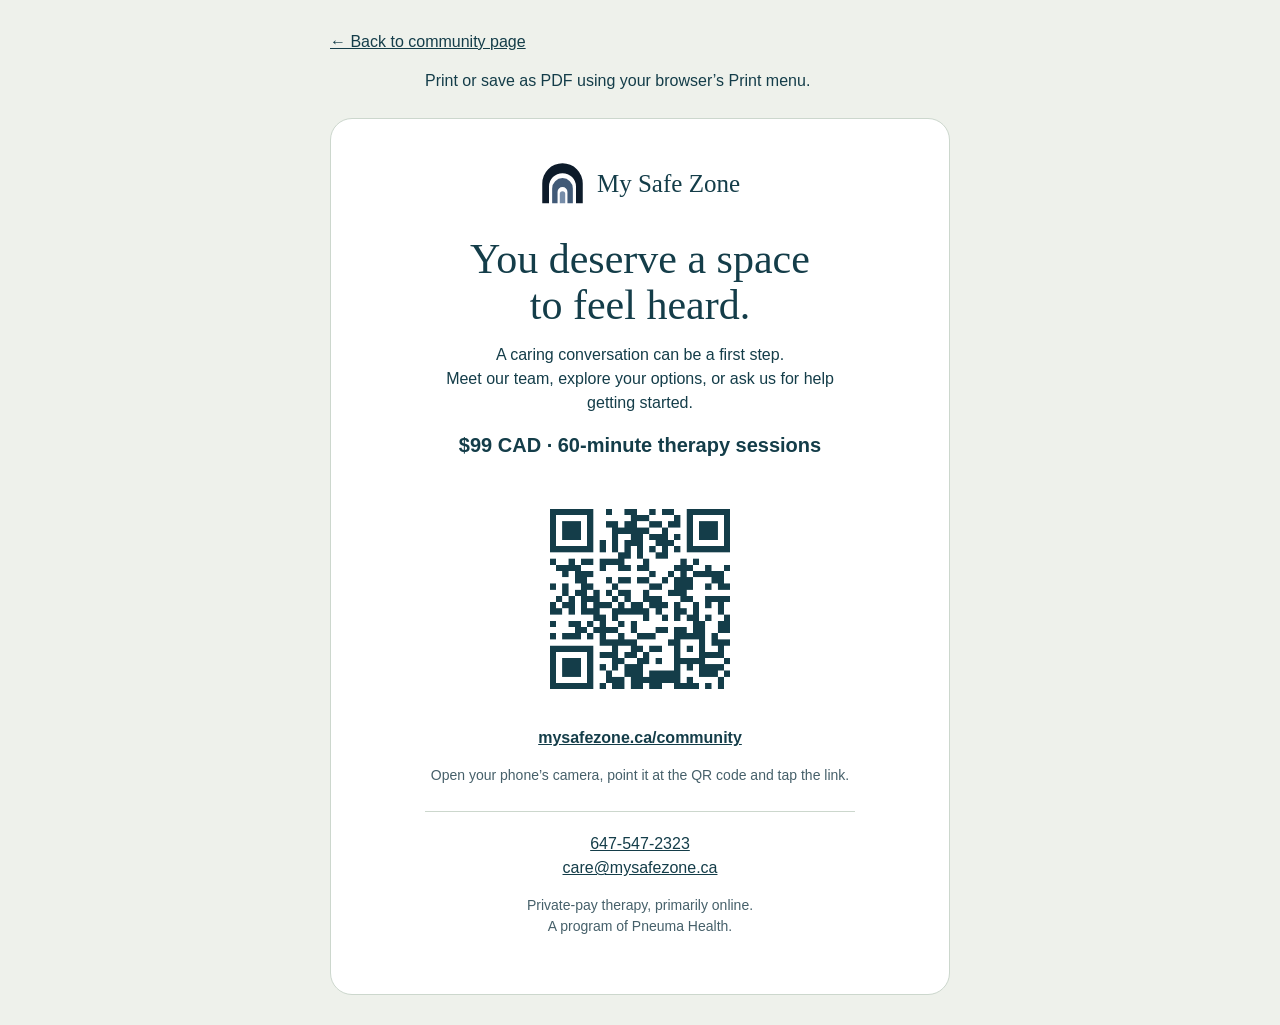
<file: community/client-card.html>
<!doctype html><html lang="en-CA"><head><meta charset="utf-8"><meta name="viewport" content="width=device-width,initial-scale=1"><meta name="robots" content="noindex"><title>A place to start — printable My Safe Zone card</title><link rel="icon" href="/assets/mysafezone-safety-mark.svg"><style>*{box-sizing:border-box}body{font-family:Arial,sans-serif;background:#eef1eb;color:#143d49;margin:0;padding:30px;line-height:1.5}.toolbar{max-width:620px;margin:0 auto 25px}.toolbar a{color:inherit}main{background:white;border:1px solid #ccd7cd;border-radius:22px;text-align:center;max-width:620px;margin:auto;padding:42px}.brand{display:flex;align-items:center;justify-content:center;gap:12px;font-family:Georgia,serif;font-size:25px}.brand img{width:45px;height:45px}h1{font:42px/1.1 Georgia,serif;margin:30px 0 15px}p{max-width:430px;margin:15px auto}.price{font-size:20px;font-weight:bold}.qr{width:230px;max-width:100%;height:auto;margin:24px auto 12px;display:block}.url{font-weight:bold;color:inherit}.small{font-size:14px;color:#46606a}.contact{border-top:1px solid #ccd7cd;margin-top:25px;padding-top:20px}a{color:inherit}@media(max-width:480px){body{padding:16px}main{padding:28px 20px}h1{font-size:35px}}@media print{@page{size:A5;margin:10mm}body{background:white;padding:0}.toolbar{display:none}main{max-width:none;border:0;padding:0;break-inside:avoid;font-size:11pt}.brand{font-size:20pt}.brand img{width:32px;height:32px}h1{font-size:28pt;margin:18px 0 12px}p{margin:10px auto}.price{font-size:14pt}.qr{width:170px;margin:15px auto 10px}.small{font-size:10pt}.contact{margin-top:15px;padding-top:12px}a{text-decoration:none}}</style></head><body><div class="toolbar"><a href="/community/#share">← Back to community page</a><p>Print or save as PDF using your browser’s Print menu.</p></div><main><div class="brand"><img src="/assets/mysafezone-safety-mark.svg" alt="">My Safe Zone</div><h1>You deserve a space<br>to feel heard.</h1><p>A caring conversation can be a first step.<br>Meet our team, explore your options, or ask us for help getting started.</p><p class="price">$99 CAD · 60-minute therapy sessions</p><img class="qr" src="/community/community-qr.png" width="230" height="230" alt="Scan to open My Safe Zone’s community therapy page"><a class="url" href="https://mysafezone.ca/community/">mysafezone.ca/community</a><p class="small">Open your phone’s camera, point it at the QR code and tap the link.</p><p class="contact"><a href="tel:+16475472323">647-547-2323</a><br><a href="mailto:care@mysafezone.ca">care@mysafezone.ca</a></p><p class="small">Private-pay therapy, primarily online.<br>A program of Pneuma Health.</p></main></body></html>
</file>
<file: styles.css>
:root {
  --ink: #10252f;
  --ink-soft: #46606a;
  --deep-sea: #143d49;
  --sea-green: #2f6e61;
  --sea-green-dark: #24584e;
  --mist: #dce8e4;
  --paper: #f1f4f1;
  --white: #ffffff;
  --sky: #9fb4c0;
  --line: rgba(16, 37, 47, 0.18);
  --line-strong: rgba(16, 37, 47, 0.34);
  --shadow-soft: 0 14px 34px rgba(16, 37, 47, 0.12);
  --shadow-raised: 0 24px 54px rgba(16, 37, 47, 0.2);
  --max: 1180px;
}

.analytics-choice {
  position: fixed;
  inset: auto 20px 20px;
  z-index: 100;
  max-width: 960px;
  margin-inline: auto;
  padding: 20px 24px;
  background: var(--white);
  border: 1px solid var(--line-strong);
  border-radius: 16px;
  box-shadow: var(--shadow-raised);
  font-size: 14px;
  line-height: 1.5;
}
.analytics-choice[hidden] { display: none; }
.analytics-choice p { margin: 8px 0; }
.analytics-choice a { text-decoration: underline; }
.analytics-actions { display: flex; flex-wrap: wrap; gap: 10px; margin-top: 14px; }
.analytics-actions button {
  background: var(--deep-sea);
  color: white;
  border: 1px solid var(--deep-sea);
  border-radius: 8px;
  padding: 10px 16px;
  cursor: pointer;
}
.analytics-preferences {
  border: 0;
  background: transparent;
  color: inherit;
  text-decoration: underline;
  padding: 8px 0;
  cursor: pointer;
  font-size: 14px;
}
@media (max-width: 600px) {
  .analytics-choice { inset: auto 10px 10px; padding: 16px; max-height: 60vh; overflow-y: auto; }
  .analytics-actions button { flex: 1; }
}

* {
  box-sizing: border-box;
}

html {
  scroll-behavior: smooth;
}

body {
  margin: 0;
  overflow-x: hidden;
  color: var(--ink);
  background: var(--paper);
  font-family: "DM Sans", system-ui, -apple-system, BlinkMacSystemFont, "Segoe UI", sans-serif;
}

body:has(dialog[open]) {
  overflow: hidden;
}

button,
a {
  font: inherit;
}

a {
  color: inherit;
  text-decoration: none;
}

button {
  color: inherit;
}

img {
  display: block;
  max-width: 100%;
}

.site-header {
  position: sticky;
  top: 0;
  z-index: 20;
  min-height: 72px;
  display: flex;
  align-items: center;
  justify-content: space-between;
  gap: 2rem;
  padding: 0.75rem max(1rem, calc((100vw - var(--max)) / 2));
  border-bottom: 1px solid var(--line);
  background: rgba(241, 244, 241, 0.9);
  backdrop-filter: blur(18px) saturate(1.1);
}

.brand {
  display: inline-flex;
  align-items: center;
  gap: 0.65rem;
  flex: 0 0 auto;
}

.brand-mark {
  width: 42px;
  height: 42px;
  flex: 0 0 42px;
  object-fit: contain;
  transition: transform 360ms cubic-bezier(0.2, 0.8, 0.2, 1);
}

.brand:hover .brand-mark,
.brand:focus-visible .brand-mark {
  transform: scale(1.07) translateY(-1px);
}

.hero-credentials, .hero-booking-note {
  max-width: 620px;
  color: var(--ink-soft);
  font-size: 0.95rem;
  line-height: 1.6;
}
.hero-booking-note a, .booking-help-actions > a:not(.button) { text-decoration: underline; text-underline-offset: 3px; }
.booking-help {
  display: grid;
  grid-template-columns: 1.35fr 1fr;
  gap: 2rem;
  width: min(1120px, calc(100% - 2.5rem));
  margin: 2.5rem auto;
  padding: clamp(1.25rem, 4vw, 2.5rem);
  background: #f1f5f7;
  border: 1px solid var(--line-strong);
  border-radius: 14px;
}
.booking-help h2 { font-family: "Newsreader", Georgia, serif; font-size: clamp(1.8rem, 4vw, 2.5rem); margin: 0.4rem 0 0.75rem; }
.booking-help p { line-height: 1.65; }
.booking-help-actions { display: flex; flex-direction: column; align-items: flex-start; justify-content: center; gap: 0.8rem; }
.booking-help-actions p { margin: 0; }
@media (max-width: 700px) { .booking-help { grid-template-columns: 1fr; gap: 1rem; } }

.brand-name {
  font-family: "Newsreader", Georgia, serif;
  font-size: 1.45rem;
  font-weight: 600;
  letter-spacing: 0;
  white-space: nowrap;
}

.site-nav {
  display: flex;
  align-items: center;
  justify-content: flex-end;
  gap: 1.15rem;
  font-size: 0.91rem;
}

.nav-link,
.nav-match,
.pneuma-link {
  position: relative;
  padding: 0.35rem 0;
  border: 0;
  background: transparent;
  cursor: pointer;
  color: var(--ink-soft);
}

.nav-link::after,
.nav-match::after,
.pneuma-link::after {
  position: absolute;
  right: 0;
  bottom: 0;
  left: 0;
  height: 1px;
  background: var(--sea-green);
  content: "";
  transform: scaleX(0);
  transform-origin: right;
  transition: transform 220ms ease;
}

.nav-link:hover,
.nav-link:focus-visible,
.nav-match:hover,
.nav-match:focus-visible,
.pneuma-link:hover,
.pneuma-link:focus-visible {
  color: var(--ink);
}

.nav-link:hover::after,
.nav-link:focus-visible::after,
.nav-match:hover::after,
.nav-match:focus-visible::after,
.pneuma-link:hover::after,
.pneuma-link:focus-visible::after {
  transform: scaleX(1);
  transform-origin: left;
}

.header-cta,
.button {
  position: relative;
  isolation: isolate;
  overflow: hidden;
  display: inline-flex;
  align-items: center;
  justify-content: center;
  gap: 0.75rem;
  min-height: 48px;
  padding: 0.78rem 1.2rem;
  border: 1px solid transparent;
  border-radius: 6px;
  font-weight: 700;
  transition:
    transform 220ms cubic-bezier(0.2, 0.8, 0.2, 1),
    box-shadow 220ms ease,
    background-color 220ms ease,
    border-color 220ms ease;
}

.header-cta::before,
.button::before {
  position: absolute;
  top: -30%;
  bottom: -30%;
  left: -45%;
  z-index: -1;
  width: 28%;
  background: rgba(255, 255, 255, 0.2);
  content: "";
  transform: skewX(-18deg);
  transition: left 520ms cubic-bezier(0.2, 0.8, 0.2, 1);
}

.header-cta,
.button-primary {
  color: var(--white);
  background: var(--deep-sea);
  box-shadow: 0 8px 20px rgba(20, 61, 73, 0.24);
}

.header-cta:hover,
.header-cta:focus-visible,
.button:hover,
.button:focus-visible {
  transform: translateY(-3px);
}

.header-cta:hover,
.header-cta:focus-visible,
.button-primary:hover,
.button-primary:focus-visible {
  background: var(--sea-green-dark);
  box-shadow: 0 16px 30px rgba(36, 88, 78, 0.28);
}

.header-cta:hover::before,
.header-cta:focus-visible::before,
.button:hover::before,
.button:focus-visible::before {
  left: 118%;
}

.header-cta:active,
.button:active {
  transform: translateY(1px) scale(0.98);
  box-shadow: 0 4px 10px rgba(16, 37, 47, 0.18);
}

.button-arrow {
  display: inline-block;
  transition: transform 220ms ease;
}

.button-primary:hover .button-arrow,
.button-primary:focus-visible .button-arrow {
  transform: translateX(4px);
}

.button-secondary {
  border-color: var(--line-strong);
  color: var(--ink);
  background: rgba(255, 255, 255, 0.76);
  box-shadow: 0 6px 18px rgba(16, 37, 47, 0.08);
}

.button-secondary:hover,
.button-secondary:focus-visible {
  border-color: var(--sea-green);
  background: var(--white);
  box-shadow: var(--shadow-soft);
}

.hero {
  position: relative;
  isolation: isolate;
  height: min(780px, calc(100svh - 112px));
  min-height: 620px;
  overflow: hidden;
  display: grid;
  align-items: center;
  border-bottom: 1px solid var(--line);
  background: var(--sky);
}

.hero-background,
.hero-wash,
.hero-light {
  position: absolute;
  inset: 0;
  width: 100%;
  height: 100%;
}

.hero-background {
  z-index: -3;
  object-fit: cover;
  object-position: center;
  animation: hero-settle 1400ms cubic-bezier(0.2, 0.8, 0.2, 1) both;
}

.hero-wash {
  z-index: -2;
  background: rgba(241, 244, 241, 0.62);
}

.hero-light {
  z-index: -1;
  box-shadow: inset 0 -90px 100px rgba(16, 37, 47, 0.12);
  pointer-events: none;
}

.hero-content {
  width: min(calc(100% - 2rem), var(--max));
  margin: 0 auto;
  padding: 3rem 0 1.5rem;
}

.hero-reveal {
  animation: rise-in 680ms cubic-bezier(0.2, 0.8, 0.2, 1) both;
}

.hero-content h1 {
  animation-delay: 90ms;
}

.hero-lead {
  animation: rise-in 680ms 160ms cubic-bezier(0.2, 0.8, 0.2, 1) both;
}

.hero-actions {
  animation-delay: 230ms;
}

.scroll-cue {
  animation-delay: 310ms;
}

.eyebrow {
  margin: 0 0 0.75rem;
  color: var(--ink-soft);
  font-size: 0.75rem;
  font-weight: 700;
  letter-spacing: 0;
  text-transform: uppercase;
}

h1,
h2,
h3,
p {
  margin-top: 0;
}

h1,
h2,
.info-dialog h2 {
  font-family: "Newsreader", Georgia, serif;
  font-weight: 600;
  letter-spacing: 0;
}

h1 {
  max-width: 690px;
  margin-bottom: 1rem;
  font-size: 5.5rem;
  line-height: 0.94;
}

.hero-lead {
  max-width: 590px;
  margin-bottom: 1.6rem;
  color: var(--deep-sea);
  font-size: 1.22rem;
  line-height: 1.55;
}

.hero-lead strong {
  color: var(--ink);
  font-weight: 700;
}

.hero-actions {
  display: flex;
  flex-wrap: wrap;
  gap: 0.75rem;
}

.scroll-cue {
  width: fit-content;
  display: flex;
  align-items: center;
  gap: 0.8rem;
  margin-top: 2.2rem;
  color: var(--ink-soft);
  font-size: 0.83rem;
  font-weight: 700;
}

.scroll-line {
  position: relative;
  width: 42px;
  height: 1px;
  overflow: hidden;
  background: var(--line-strong);
}

.scroll-line::after {
  position: absolute;
  inset: 0;
  background: var(--sea-green);
  content: "";
  animation: travel-line 1800ms ease-in-out infinite;
}

.service-strip {
  display: grid;
  grid-template-columns: repeat(3, minmax(0, 1fr));
  padding: 0 max(1rem, calc((100vw - var(--max)) / 2));
  border-bottom: 1px solid var(--line);
  background: var(--white);
}

.service-strip > div {
  min-width: 0;
  display: grid;
  gap: 0.25rem;
  padding: 1.5rem 1.6rem;
}

.service-strip > div:first-child {
  padding-left: 0;
}

.service-strip > div + div {
  border-left: 1px solid var(--line);
}

.service-strip strong {
  color: var(--deep-sea);
  font-size: 1rem;
}

.service-strip span {
  color: var(--ink-soft);
  font-size: 0.84rem;
  line-height: 1.45;
}

.process {
  width: min(calc(100% - 2rem), var(--max));
  margin: 0 auto;
  padding: clamp(4rem, 7vw, 6.5rem) 0;
  scroll-margin-top: 88px;
}

.process-heading {
  display: grid;
  grid-template-columns: minmax(0, 1fr) minmax(280px, 0.7fr);
  gap: 2rem;
  align-items: end;
  margin-bottom: 2.25rem;
}

.process-heading h2,
.trust-band h2 {
  margin-bottom: 0;
  font-size: 4rem;
  line-height: 1;
}

.process-intro,
.trust-band > p,
.info-dialog p {
  margin-bottom: 0;
  color: var(--ink-soft);
  line-height: 1.65;
}

.process-grid {
  display: grid;
  grid-template-columns: repeat(3, minmax(0, 1fr));
  gap: 1rem;
  perspective: 1100px;
}

.process-step {
  --rx: 0deg;
  --ry: 0deg;
  --lift: 0px;
  --scale: 1;
  position: relative;
  min-width: 0;
  min-height: 280px;
  overflow: hidden;
  display: grid;
  grid-template-rows: 1fr auto;
  padding: 0;
  border: 1px solid var(--line);
  border-radius: 8px;
  background: var(--white);
  box-shadow: 0 8px 18px rgba(16, 37, 47, 0.06);
  cursor: pointer;
  text-align: left;
  transform: perspective(900px) rotateX(var(--rx)) rotateY(var(--ry)) translateY(var(--lift)) scale(var(--scale));
  transform-style: preserve-3d;
  transition:
    transform 260ms cubic-bezier(0.2, 0.8, 0.2, 1),
    border-color 220ms ease,
    box-shadow 260ms ease;
}

.process-step::after {
  position: absolute;
  inset: 0;
  border: 1px solid transparent;
  border-radius: inherit;
  box-shadow: inset 0 0 0 0 rgba(47, 110, 97, 0);
  content: "";
  pointer-events: none;
  transition: border-color 220ms ease, box-shadow 260ms ease;
}

.process-step:hover,
.process-step:focus-visible {
  --lift: -8px;
  border-color: rgba(47, 110, 97, 0.68);
  box-shadow: var(--shadow-raised);
}

.process-step.is-active {
  --lift: -5px;
  --scale: 1.012;
  border-color: var(--sea-green);
  box-shadow: 0 22px 50px rgba(36, 88, 78, 0.2);
}

.process-step.is-active::after {
  border-color: rgba(47, 110, 97, 0.5);
  box-shadow: inset 0 0 0 3px rgba(47, 110, 97, 0.1);
}

.process-step:active {
  --lift: -1px;
  --scale: 0.985;
}

.process-step img {
  width: 100%;
  height: 226px;
  object-fit: cover;
  filter: saturate(0.8) contrast(0.98);
  transform: translateZ(12px) scale(1.015);
  transition: filter 300ms ease, transform 360ms cubic-bezier(0.2, 0.8, 0.2, 1);
}

.process-step:hover img,
.process-step:focus-visible img,
.process-step.is-active img {
  filter: saturate(1) contrast(1);
  transform: translateZ(18px) scale(1.045);
}

.step-number {
  position: absolute;
  top: 0.75rem;
  left: 0.75rem;
  z-index: 1;
  display: grid;
  place-items: center;
  width: 34px;
  height: 34px;
  border-radius: 50%;
  color: var(--white);
  background: var(--deep-sea);
  box-shadow: 0 6px 16px rgba(16, 37, 47, 0.22);
  font-size: 0.75rem;
  font-weight: 700;
  transform: translateZ(28px);
}

.process-step.is-active .step-number {
  background: var(--sea-green);
}

.step-label {
  position: relative;
  z-index: 1;
  padding: 1.1rem;
  color: var(--ink);
  background: var(--white);
  font-size: 1rem;
  font-weight: 700;
  transform: translateZ(14px);
}

.step-label::after {
  float: right;
  color: var(--sea-green);
  content: "→";
  opacity: 0;
  transform: translateX(-5px);
  transition: opacity 220ms ease, transform 220ms ease;
}

.process-step:hover .step-label::after,
.process-step:focus-visible .step-label::after,
.process-step.is-active .step-label::after {
  opacity: 1;
  transform: translateX(0);
}

.process-detail {
  min-height: 116px;
  display: grid;
  grid-template-columns: minmax(180px, 0.55fr) minmax(280px, 1.25fr) auto;
  gap: 1.5rem;
  align-items: center;
  margin-top: 1rem;
  padding: 1.45rem;
  border: 1px solid var(--line);
  border-radius: 8px;
  background: var(--mist);
  transition: opacity 150ms ease, transform 180ms ease;
}

.process-detail.is-changing {
  opacity: 0;
  transform: translateY(5px);
}

.detail-kicker {
  margin-bottom: 0.25rem;
  color: var(--sea-green-dark);
  font-size: 0.75rem;
  font-weight: 700;
  letter-spacing: 0;
  text-transform: uppercase;
}

.process-detail h3 {
  margin-bottom: 0;
  font-family: "Newsreader", Georgia, serif;
  font-size: 1.65rem;
}

.process-detail > p {
  margin-bottom: 0;
  color: var(--ink-soft);
  line-height: 1.55;
}

.process-detail > a,
.dialog-link {
  position: relative;
  font-weight: 700;
  color: var(--deep-sea);
}

.process-detail > a::after,
.dialog-link::after,
.location-item > a::after {
  position: absolute;
  right: 0;
  bottom: -4px;
  left: 0;
  height: 1px;
  background: currentColor;
  content: "";
  transform: scaleX(0);
  transform-origin: right;
  transition: transform 220ms ease;
}

.process-detail > a:hover::after,
.process-detail > a:focus-visible::after,
.dialog-link:hover::after,
.dialog-link:focus-visible::after,
.location-item > a:hover::after,
.location-item > a:focus-visible::after {
  transform: scaleX(1);
  transform-origin: left;
}

.trust-band {
  display: grid;
  grid-template-columns: minmax(240px, 1fr) minmax(280px, 0.8fr) auto;
  gap: clamp(1.5rem, 4vw, 4rem);
  align-items: center;
  padding: clamp(3rem, 6vw, 5rem) max(1rem, calc((100vw - var(--max)) / 2));
  background: var(--sky);
}

.trust-band h2 {
  max-width: 620px;
  font-size: 3rem;
}

.trust-actions {
  display: grid;
  gap: 0.65rem;
}

.text-button {
  min-width: 165px;
  padding: 0.78rem 0.95rem;
  border: 1px solid var(--line-strong);
  border-radius: 6px;
  background: rgba(255, 255, 255, 0.14);
  cursor: pointer;
  font-weight: 700;
  text-align: left;
  transition: transform 180ms ease, background-color 180ms ease, box-shadow 180ms ease;
}

.text-button:hover,
.text-button:focus-visible {
  background: var(--white);
  box-shadow: var(--shadow-soft);
  transform: translateY(-2px);
}

.text-button:active {
  transform: translateY(1px) scale(0.98);
}

.locations {
  padding: clamp(4rem, 7vw, 6.5rem) max(1rem, calc((100vw - var(--max)) / 2));
  border-top: 1px solid var(--line);
  background: var(--white);
  scroll-margin-top: 72px;
}

.locations-heading {
  max-width: 760px;
  margin-bottom: clamp(2rem, 5vw, 3.5rem);
}

.locations-heading h2 {
  margin-bottom: 0;
  font-family: "Newsreader", Georgia, serif;
  font-size: 4rem;
  font-weight: 600;
  line-height: 1;
  letter-spacing: 0;
}

.location-grid {
  display: grid;
  grid-template-columns: repeat(3, minmax(0, 1fr));
  gap: clamp(1.5rem, 4vw, 3rem);
}

.location-item {
  min-width: 0;
  padding-top: 1.25rem;
  border-top: 2px solid var(--deep-sea);
  transition: border-color 200ms ease, transform 220ms ease;
}

.location-item:hover {
  border-color: var(--sea-green);
  transform: translateY(-3px);
}

.location-label {
  margin-bottom: 0.55rem;
  color: var(--sea-green-dark);
  font-size: 0.75rem;
  font-weight: 700;
  letter-spacing: 0;
  text-transform: uppercase;
}

.location-item h3 {
  margin-bottom: 0.75rem;
  font-family: "Newsreader", Georgia, serif;
  font-size: 1.65rem;
}

.location-item address {
  margin-bottom: 0.75rem;
  font-style: normal;
  line-height: 1.6;
}

.location-item > p:last-of-type {
  margin-bottom: 0;
  color: var(--ink-soft);
  line-height: 1.6;
}

.location-item > a {
  position: relative;
  display: inline-block;
  margin-top: 1rem;
  font-weight: 700;
}

.site-footer {
  display: grid;
  grid-template-columns: 1.1fr repeat(3, minmax(0, 1fr));
  gap: 1.5rem 2.5rem;
  align-items: start;
  padding: 2rem max(1rem, calc((100vw - var(--max)) / 2));
  color: var(--ink-soft);
  background: var(--paper);
  font-size: 0.86rem;
}

.footer-brand,
.footer-contact,
.site-footer address {
  display: grid;
  gap: 0.35rem;
  min-width: 0;
}

.site-footer address {
  font-style: normal;
}

.site-footer strong,
.site-footer a {
  color: var(--ink);
}

.site-footer > p {
  grid-column: 1 / -1;
  margin: 0;
  font-size: 0.76rem;
}

.info-dialog {
  width: min(calc(100% - 2rem), 610px);
  max-height: calc(100vh - 2rem);
  padding: clamp(1.5rem, 4vw, 2.5rem);
  border: 0;
  border-radius: 8px;
  color: var(--ink);
  background: var(--paper);
  box-shadow: 0 30px 90px rgba(16, 37, 47, 0.34);
}

.info-dialog[open] {
  animation: dialog-in 240ms cubic-bezier(0.2, 0.8, 0.2, 1) both;
}

.info-dialog::backdrop {
  background: rgba(16, 37, 47, 0.72);
  backdrop-filter: blur(5px);
}

.info-dialog h2 {
  max-width: 500px;
  margin-bottom: 1rem;
  font-size: 3.25rem;
  line-height: 1;
}

.info-dialog p + p {
  margin-top: 1rem;
}

.dialog-close {
  position: absolute;
  top: 0.85rem;
  right: 0.85rem;
  width: 40px;
  height: 40px;
  border: 1px solid var(--line);
  border-radius: 50%;
  background: var(--white);
  cursor: pointer;
  font-size: 1.5rem;
  line-height: 1;
  transition: transform 180ms ease, background-color 180ms ease;
}

.dialog-close:hover,
.dialog-close:focus-visible {
  background: var(--mist);
  transform: rotate(6deg) scale(1.05);
}

.dialog-link {
  display: inline-block;
  margin-top: 1.5rem;
}

.reveal {
  opacity: 0;
  transform: translateY(28px);
  transition: opacity 700ms ease, transform 700ms cubic-bezier(0.2, 0.8, 0.2, 1);
}

.reveal.is-visible {
  opacity: 1;
  transform: translateY(0);
}

:focus-visible {
  outline: 3px solid var(--sea-green);
  outline-offset: 3px;
}

@keyframes rise-in {
  from {
    opacity: 0;
    transform: translateY(22px);
  }
  to {
    opacity: 1;
    transform: translateY(0);
  }
}

@keyframes hero-settle {
  from {
    filter: saturate(0.78);
    transform: scale(1.055);
  }
  to {
    filter: saturate(0.94);
    transform: scale(1);
  }
}

@keyframes travel-line {
  0% {
    transform: translateX(-100%);
  }
  50%,
  100% {
    transform: translateX(100%);
  }
}

@keyframes dialog-in {
  from {
    opacity: 0;
    transform: translateY(14px) scale(0.98);
  }
  to {
    opacity: 1;
    transform: translateY(0) scale(1);
  }
}

@media (max-width: 900px) {
  .pneuma-link {
    display: none;
  }

  .hero {
    height: min(740px, calc(100svh - 104px));
    min-height: 610px;
  }

  h1 {
    font-size: 4.7rem;
  }

  .process-heading h2,
  .locations-heading h2 {
    font-size: 3.5rem;
  }

  .hero-background {
    object-position: 61% center;
  }

  .hero-wash {
    background: rgba(241, 244, 241, 0.72);
  }

  .process-heading,
  .trust-band {
    grid-template-columns: 1fr;
  }

  .location-grid,
  .site-footer {
    grid-template-columns: repeat(2, minmax(0, 1fr));
  }

  .process-detail {
    grid-template-columns: 1fr;
  }

  .trust-actions {
    grid-template-columns: repeat(2, minmax(0, 1fr));
  }
}

@media (max-width: 680px) {
  .site-header {
    min-height: 64px;
  }

  .brand-mark {
    width: 36px;
    height: 36px;
    flex-basis: 36px;
  }

  .brand-name {
    font-size: 1.2rem;
  }

  .nav-link,
  .nav-match {
    display: none;
  }

  .header-cta {
    min-height: 42px;
    padding: 0.6rem 0.78rem;
    font-size: 0.82rem;
  }

  .hero {
    height: calc(100svh - 112px);
    min-height: 560px;
    max-height: 700px;
  }

  .hero-background {
    object-position: 59% center;
    opacity: 0.48;
  }

  .hero-wash {
    background: rgba(241, 244, 241, 0.62);
  }

  .hero-content {
    padding-top: 2.25rem;
  }

  h1 {
    max-width: 520px;
    font-size: 3.55rem;
  }

  .hero-lead {
    font-size: 1.05rem;
  }

  .process-heading h2,
  .trust-band h2,
  .locations-heading h2 {
    font-size: 2.75rem;
  }

  .hero-actions,
  .button {
    width: 100%;
  }

  .scroll-cue {
    margin-top: 1.6rem;
  }

  .service-strip {
    grid-template-columns: 1fr;
  }

  .service-strip > div {
    padding: 1rem 0;
  }

  .service-strip > div + div {
    border-top: 1px solid var(--line);
    border-left: 0;
  }

  .process-grid {
    grid-template-columns: 1fr;
  }

  .process-step {
    grid-template-columns: 132px 1fr;
    grid-template-rows: 128px;
    min-height: 128px;
    transform: translateY(var(--lift)) scale(var(--scale));
  }

  .process-step img {
    width: 132px;
    height: 128px;
    transform: scale(1.015);
  }

  .process-step:hover img,
  .process-step:focus-visible img,
  .process-step.is-active img {
    transform: scale(1.045);
  }

  .step-label {
    padding: 1rem 1.25rem;
    transform: none;
  }

  .step-number {
    transform: none;
  }

  .trust-actions {
    grid-template-columns: 1fr;
  }

  .location-grid,
  .site-footer {
    grid-template-columns: 1fr;
  }

  .site-footer > p {
    grid-column: auto;
  }
}

@media (max-width: 390px) {
  h1 {
    font-size: 3.05rem;
  }

  .hero-lead {
    font-size: 0.98rem;
  }

  .button {
    min-height: 46px;
    padding: 0.68rem 0.9rem;
  }
}

@media (prefers-reduced-motion: reduce) {
  html {
    scroll-behavior: auto;
  }

  *,
  *::before,
  *::after {
    scroll-behavior: auto !important;
    animation: none !important;
    transition: none !important;
  }

  .reveal {
    opacity: 1;
    transform: none;
  }
}
.matcher {max-width:1100px;margin:0 auto;padding:80px 24px;scroll-margin-top:100px}
.matcher h2 {font-family:Newsreader,serif;font-size:clamp(2rem,5vw,3.5rem);margin:12px 0}
.matcher p {line-height:1.65}
#match-form {max-width:760px;margin-top:32px}
.matcher fieldset {border:0;padding:0;margin:0 0 24px}
.matcher legend,.match-field {font-weight:600;font-size:1.05rem}
.match-options {display:flex;flex-wrap:wrap;gap:10px}
.match-options label {padding:12px 16px;border:1px solid #778da9;border-radius:12px;cursor:pointer}
.match-options label:has(:checked) {background:#e0e1dd;border-color:#0d1b2a}
.match-options input {accent-color:#1b263b}
.match-field {display:block;margin:24px 0}
.match-field select,.match-field textarea {display:block;width:100%;margin-top:10px;padding:14px;border:1px solid #778da9;border-radius:10px;background:white;color:#0d1b2a;font:inherit;box-sizing:border-box}
.match-small {font-size:.9rem;color:#415a77}
.match-cards {display:grid;grid-template-columns:repeat(2,minmax(0,1fr));gap:20px;margin:24px 0}
.match-cards article,.match-fallback {border:1px solid #b9c4ce;border-radius:18px;padding:24px;background:#f5f7f8}
.match-cards img {width:90px;height:90px;object-fit:cover;border-radius:50%}
.match-cards details {margin:18px 0}.match-cards summary {cursor:pointer}
.match-fallback .button {margin:8px 8px 0 0}
#match-results {margin-top:40px;scroll-margin-top:100px}
.matcher :focus-visible {outline:3px solid #415a77;outline-offset:4px}
@media(max-width:640px){.match-cards{grid-template-columns:1fr}.matcher{padding:48px 20px}.match-fallback .button{display:flex;width:100%;white-space:normal}}

.detailed-form-link {color:#1b263b;font-weight:700;text-decoration:underline;text-decoration-thickness:2px;text-underline-offset:4px}.detailed-form-link:hover {color:#2f6f73}.detailed-form-link:focus-visible {outline:3px solid #415a77;outline-offset:4px}

.therapy-faq {max-width:1100px;margin:0 auto;padding:70px 24px;scroll-margin-top:100px}
.therapy-faq h2 {font-family:Newsreader,serif;font-size:clamp(2rem,4vw,3rem);margin:12px 0 24px}
.therapy-faq p {line-height:1.7;max-width:850px}
.therapy-faq details {border-bottom:1px solid #b9c4ce;padding:20px 0}
.therapy-faq summary {font-weight:600;cursor:pointer;line-height:1.5}
.therapy-faq a {color:#1b263b;text-decoration:underline;text-underline-offset:3px}
.therapy-faq summary:focus-visible {outline:3px solid #415a77;outline-offset:4px}

.reader-guide {max-width:850px;margin:auto;padding:60px 24px 80px;line-height:1.8}
.reader-guide h1 {font:500 clamp(2.4rem,6vw,4rem)/1.08 Newsreader,serif;margin:18px 0 28px}
.reader-guide h2 {font:500 clamp(1.7rem,4vw,2.2rem)/1.25 Newsreader,serif;margin-top:42px}
.reader-guide .guide-lead {font-size:1.2rem}.reader-guide a:not(.button) {text-decoration:underline;text-underline-offset:3px}
.guide-actions {display:flex;gap:24px;align-items:center;flex-wrap:wrap;margin:28px 0}.reader-guide li {margin:12px 0}

@media(max-width:560px){.guide-header .brand-name{display:none}.guide-header{gap:12px}.reader-guide{padding:36px 20px 60px}}

/* Direct therapist discovery, verified public profiles — November 2026. */
.therapist-intro{max-width:1160px;margin:0 auto;padding:64px 24px 28px;scroll-margin-top:100px}
.therapist-intro h2{font-family:Newsreader,serif;font-size:clamp(2rem,4vw,3rem);margin:12px 0 20px}
.therapist-intro>p{max-width:850px;line-height:1.7}
.therapist-grid{display:grid;grid-template-columns:repeat(3,minmax(0,1fr));gap:24px;margin:30px 0}
.therapist-card{border:1px solid #b9c4ce;border-radius:20px;overflow:hidden;background:#f5f7f8;display:flex;flex-direction:column}
.therapist-card>img{width:100%;height:250px;object-fit:cover;object-position:center 25%}
.therapist-card>div{padding:22px;display:flex;flex:1;flex-direction:column;gap:12px}
.therapist-card h3{font-family:Newsreader,serif;font-size:1.65rem;margin:0}
.therapist-card p{line-height:1.5;margin:0}.therapist-credential{font-size:.88rem;color:#415a77}
.therapist-card .button{margin-top:auto;white-space:normal;text-align:center;line-height:1.45;padding:12px}
.therapist-links{display:flex;flex-wrap:wrap;gap:24px;margin:22px 0}.therapist-links a,.therapist-intro .match-small a{text-decoration:underline;text-underline-offset:4px}
.therapist-intro :focus-visible{outline:3px solid #415a77;outline-offset:4px}
@media(max-width:780px){.therapist-grid{grid-template-columns:1fr}.therapist-card{display:grid;grid-template-columns:110px 1fr}.therapist-card>img{width:110px;height:150px;margin-top:22px;border-radius:0 12px 12px 0}.therapist-card>div{padding:20px 16px}.therapist-intro{padding:40px 20px 20px}.therapist-card h3{font-size:1.4rem}}

.sr-only{position:absolute;width:1px;height:1px;padding:0;margin:-1px;overflow:hidden;clip:rect(0,0,0,0);white-space:nowrap;border:0}

/* Full team directory: shared cards and readable, anchored biographies. */
.therapist-photo-link{display:block;overflow:hidden}
.therapist-photo-link img{display:block;width:100%;height:250px;object-fit:cover;object-position:center 25%;transition:transform .2s ease}
.therapist-photo-link:hover img{transform:scale(1.025)}
.therapist-card h3 a{color:inherit;text-decoration:none}
.team-page{max-width:1160px;margin:auto;padding:56px 24px}
.team-heading{max-width:940px;margin-bottom:48px;scroll-margin-top:110px}
.team-heading h1{font-family:Newsreader,serif;font-size:clamp(2.8rem,6vw,4.5rem);line-height:1.1;margin:16px 0 24px}
.team-heading p,.team-profile p{line-height:1.75}
.team-directory{display:flex;flex-wrap:wrap;gap:10px;margin-top:28px}
.team-directory a{border:1px solid #b9c4ce;padding:10px 15px;border-radius:30px;background:#f5f7f8;text-decoration:none}
.team-directory a:hover{background:#dce9eb}
.team-profile{display:grid;grid-template-columns:240px minmax(0,1fr);gap:40px;padding:40px 0;border-top:1px solid #b9c4ce;scroll-margin-top:100px}
.team-profile>img{width:240px;height:312px;object-fit:cover;object-position:center 25%;border-radius:20px}
.team-profile h2,.team-help h2{font-family:Newsreader,serif;font-size:clamp(1.9rem,4vw,2.6rem);line-height:1.2;margin:0 0 12px}
.team-profile .therapist-credential{font-size:1rem;margin:0 0 8px}.team-languages{font-weight:600}
.team-profile .button{white-space:normal;text-align:center;line-height:1.5}
.team-help{background:#e2eced;padding:32px;border-radius:20px;margin-top:32px}
.team-page :focus-visible{outline:3px solid #415a77;outline-offset:4px}
@media(max-width:780px){.therapist-photo-link img{width:110px;height:150px;margin-top:22px;border-radius:0 12px 12px 0}.team-page{padding:36px 20px}.team-profile{grid-template-columns:1fr;gap:22px}.team-profile>img{width:180px;height:234px}.guide-header nav{display:flex;flex-wrap:wrap;gap:12px}.team-help{padding:24px}}
@media(prefers-reduced-motion:reduce){.therapist-photo-link img{transition:none}}
.team-header nav{display:flex;align-items:center;gap:20px}
@media(max-width:600px){.team-header{align-items:flex-start;gap:16px;flex-direction:column}.team-header nav{gap:16px}.team-profile{scroll-margin-top:170px}}
.team-header .brand-name,.team-header .nav-link{display:inline}

/* Reader-selected Google source preference; no third-party script is loaded. */
.preferred-source{max-width:1112px;margin:36px auto;padding:28px 24px;background:#e2eced;border:1px solid #b9c4ce;border-radius:20px}
.preferred-source h2{font-family:Newsreader,serif;font-size:clamp(1.6rem,3vw,2.2rem);margin:0 0 12px}
.preferred-source p{line-height:1.65;max-width:780px}
.preferred-source .button{white-space:normal;text-align:center;line-height:1.5}
@media(max-width:780px){main>.preferred-source{margin:24px 20px}.reader-guide>.preferred-source{margin:24px 0}}
</file>
<file: community/community.css>
/* Community referral page only. */
.community-page{background:#f9f8f3;overflow-x:visible}
.community-container{width:min(1180px,calc(100% - 48px));margin:auto}
.community-page h1,.community-page h2,.community-page h3,.community-page p{margin-top:0}
.community-page h1,.community-page h2{font-family:Newsreader,Georgia,serif;font-weight:500;letter-spacing:-.035em;line-height:1.05}
.community-page h1{font-size:clamp(3.3rem,6.4vw,5.6rem);margin-bottom:1.4rem}
.community-page h1 em{color:#387362;font-weight:500}
.community-page h2{font-size:clamp(2.2rem,4.5vw,3.7rem);margin-bottom:1.25rem}
.community-page h3{font-size:1.12rem;line-height:1.35;margin-bottom:.65rem}
.community-page p{line-height:1.7;color:#46606a}
.community-page .eyebrow{font-family:'DM Sans',sans-serif;color:#356655;letter-spacing:.12em;font-size:.75rem;text-transform:uppercase;font-weight:700;line-height:1.6;margin-bottom:1.25rem}
.community-page a:focus-visible,.community-page summary:focus-visible{outline:3px solid #285e61;outline-offset:5px}
.community-page .text-link,.community-page details a,.community-page .contact-grid a{text-decoration:underline;text-underline-offset:4px}
.community-page section[id]{scroll-margin-top:105px}
.community-header{background:#f9f8f3f5;min-height:80px}
.community-header nav{display:flex;align-items:center;gap:1.8rem}
.community-nav-team{font-size:.9rem}
.community-skip{position:absolute;left:1rem;top:-100px;z-index:50;background:white;padding:1rem}.community-skip:focus{top:1rem}
.community-hero{padding:70px 0 60px;background:radial-gradient(ellipse at 80% 35%,#e1ece3,transparent 55%)}
.hero-layout{display:grid;grid-template-columns:1.1fr 1fr;gap:70px;align-items:center}
.hero-copy>p:not(.eyebrow){max-width:530px}
.community-page .community-lead{font-size:1.25rem;color:#263e43;line-height:1.5}
.community-actions{display:flex;gap:12px;flex-wrap:wrap;align-items:center;margin:24px 0}
.community-page .button{min-height:48px;border-radius:9px;white-space:normal;text-align:center;padding:14px 20px;font-size:.92rem}
.community-page .hero-fee{display:flex;gap:12px;align-items:center;margin:28px 0 0;border-top:1px solid #d7dfd6;padding-top:20px;font-size:.85rem}
.hero-fee strong{font-family:Newsreader,Georgia,serif;font-size:2rem;font-weight:500;color:#143d49;white-space:nowrap}
.hero-people{padding:24px;background:#e4ede5;border-radius:140px 140px 28px 28px}
.community-page .people-caption{text-align:center;font-size:.82rem;max-width:250px;margin:15px auto 24px;color:#356655}
.portrait-mosaic{display:grid;grid-template-columns:repeat(4,minmax(0,1fr));gap:10px}
.portrait-mosaic img{width:100%;height:112px;object-fit:cover;object-position:50% 20%;border-radius:14px;background:#dce8e4}
.people-note{display:flex;align-items:center;gap:14px;margin:24px 4px 0}.people-note p{font-size:.9rem;margin:0;color:#143d49}.small-spark{font-size:2.7rem;color:#508169}
.community-section{padding:76px 0;border-top:1px solid #d9dfd7}
.section-heading{max-width:660px;margin-bottom:32px}.section-heading>p:last-child{margin-bottom:0}
.support-grid{display:grid;grid-template-columns:repeat(4,minmax(0,1fr));gap:18px}
.support-card{padding:26px 22px;border-radius:18px;background:#fff;border:1px solid #e2e6de}
.card-symbol{display:flex;align-items:center;justify-content:center;width:44px;height:44px;border-radius:13px;background:#e9f0e7;color:#356655;font-size:1.8rem;margin-bottom:25px}
.support-card p{font-size:.94rem;margin-bottom:0}
.coverage-bridge{display:flex;gap:24px;align-items:center;justify-content:space-between;background:#eef0e6;padding:22px 26px;border-radius:14px;margin-top:22px}
.coverage-bridge p{margin:5px 0 0;font-size:.9rem}.coverage-bridge>a{flex-shrink:0;font-size:.9rem;text-decoration:underline;text-underline-offset:4px}
.team-summary{display:grid;grid-template-columns:repeat(3,minmax(0,1fr));border-top:1px solid #d9dfd7;border-bottom:1px solid #d9dfd7;margin-bottom:22px;padding:22px 0}
.team-summary>div{display:flex;align-items:center;gap:18px;padding:0 24px;border-right:1px solid #d9dfd7}.team-summary>div:first-child{padding-left:0}.team-summary>div:last-child{border:0}
.team-summary strong{font:500 3.5rem Newsreader,Georgia,serif;color:#356655}.team-summary span{font-size:.88rem;line-height:1.5;max-width:150px}
.team-context{font-size:.9rem}
.community-team-grid{display:grid;grid-template-columns:repeat(3,minmax(0,1fr));gap:16px;margin-top:26px}
.community-person{display:grid;grid-template-columns:88px minmax(0,1fr);gap:18px;padding:22px 18px;background:white;border:1px solid #e2e6de;border-radius:16px}
.community-person img{width:88px;height:110px;object-fit:cover;object-position:50% 15%;border-radius:44px 44px 12px 12px;background:#e4ede5}
.community-person h3{font-size:1.05rem;overflow-wrap:anywhere}
.community-page .person-service{font-size:.66rem;letter-spacing:.07em;text-transform:uppercase;color:#356655;margin:0 0 8px}
.community-page .person-credential{font-size:.81rem;line-height:1.5;margin-bottom:8px}.community-page .person-languages{font-size:.8rem;margin-bottom:15px}
.community-person .text-link{font-size:.82rem}
.community-page .community-note{font-size:.85rem;line-height:1.65;margin:24px 0 0;max-width:900px}
.start-steps{display:grid;grid-template-columns:repeat(3,minmax(0,1fr));gap:30px;list-style:none;margin:35px 0 0;padding:0}
.start-steps>li{border-top:2px solid #b3c5b7;padding-top:22px}.start-steps span{display:block;font:500 2.6rem Newsreader,Georgia,serif;color:#507e68;margin-bottom:16px}.start-steps p{font-size:.95rem}.start-steps a{font-size:.9rem;text-decoration:underline;text-underline-offset:4px}
.share-section{display:grid;grid-template-columns:1.4fr 1fr;gap:75px;align-items:center}
.care-list{padding-left:22px;line-height:1.8;color:#46606a}.care-list li{padding:3px 0}
.qr-card{justify-self:center;max-width:330px;padding:26px;background:#fff;border:1px solid #d9dfd7;border-radius:26px;box-shadow:0 12px 35px #143d4908;text-align:center;transform:rotate(2deg)}
.qr-card img{width:100%;height:auto;margin-bottom:20px}.qr-card strong{display:block;font-size:1rem}.qr-card span{display:block;font-size:.85rem;margin-top:10px;color:#46606a}
.resource-section{display:grid;grid-template-columns:1fr 1fr;gap:40px;background:#edf0e8;padding:35px;border-radius:20px;margin-bottom:70px}.resource-section blockquote{margin:0;border-left:2px solid #99b29e;padding-left:18px;color:#46606a;font-size:.94rem;line-height:1.7}.resource-section p,.resource-section .text-link{font-size:.94rem}
.faq-section{max-width:850px;margin:auto}.faq-section details{border-bottom:1px solid #d9dfd7;padding:4px 0}.faq-section summary{cursor:pointer;padding:20px 0;font-weight:600;line-height:1.5}.faq-section details p{padding-bottom:10px;font-size:.95rem}
.community-contact{padding:48px;border-radius:26px;background:#e4ede5;margin:0 0 70px}.contact-grid{display:grid;grid-template-columns:repeat(2,minmax(0,1fr));gap:32px;border-top:1px solid #bdcebf;margin-top:32px;padding-top:30px;line-height:1.7}.contact-grid h3{font-size:1rem}.contact-grid p{font-size:.85rem;margin:8px 0 0}.contact-grid address{font-style:normal;font-size:.95rem}.contact-grid address strong{font-weight:400;color:#46606a}
.community-footer{background:#143d49;color:#fff}.community-footer a{text-decoration:underline;text-underline-offset:3px}
@media(max-width:1000px){.hero-layout{gap:30px}.support-grid{grid-template-columns:repeat(2,minmax(0,1fr))}.community-team-grid{grid-template-columns:repeat(2,minmax(0,1fr))}.portrait-mosaic img{height:90px}.share-section{gap:35px}}
@media(max-width:700px){.community-container{width:calc(100% - 32px)}.community-header{padding:12px 16px;gap:12px;min-height:72px}.community-header .brand-name{font-size:1.2rem}.community-header .brand-mark{width:32px;height:32px;flex-basis:32px}.community-nav-team{display:none}.community-header .header-cta{font-size:.8rem;padding:11px 13px}.community-hero{padding:38px 0}.hero-layout{grid-template-columns:1fr;gap:34px}.hero-people{max-width:500px;width:100%;justify-self:center;border-radius:90px 90px 22px 22px;padding:20px}.portrait-mosaic img{height:95px}.community-section{padding:48px 0}.support-grid{gap:12px}.support-card{padding:20px 16px}.coverage-bridge{display:block;padding:22px}.coverage-bridge>a{display:inline-block;margin-top:14px}.team-summary{gap:12px}.team-summary>div{display:block;padding:0 12px}.team-summary strong{display:block;font-size:2.6rem;margin-bottom:5px}.team-summary span{font-size:.75rem}.community-team-grid{grid-template-columns:1fr}.community-person{grid-template-columns:100px minmax(0,1fr);padding:22px}.community-person img{width:100px;height:128px}.start-steps{grid-template-columns:1fr;gap:26px}.start-steps li{padding:22px 0 0 60px;position:relative}.start-steps span{position:absolute;left:0;top:20px;font-size:2.2rem}.share-section{grid-template-columns:1fr;gap:30px}.qr-card{transform:none;max-width:300px}.resource-section{grid-template-columns:1fr;padding:25px;gap:30px;margin-bottom:45px}.community-contact{padding:28px 22px;margin-bottom:40px}.contact-grid{grid-template-columns:1fr;gap:26px}.community-page .button{font-size:.85rem}.community-actions{gap:12px}.community-page .hero-fee{gap:10px}.hero-fee span{font-size:.8rem}}
@media(max-width:400px){.support-grid{grid-template-columns:1fr}.portrait-mosaic{gap:7px}.portrait-mosaic img{height:82px}.community-person{grid-template-columns:80px minmax(0,1fr);padding:18px;gap:15px}.community-person img{width:80px;height:105px}.community-header .brand-name{font-size:1.05rem}}
@media(prefers-reduced-motion:reduce){html{scroll-behavior:auto}}
</file>
<file: other/other.css>
/* My Safe Zone /other — extends main brand tokens */
:root {
  --color-pale-blue: #cde1eb;
  --color-deep-blue: #426b96;
  --color-bg: #e4eef4;
  --color-surface: #f7fbfd;
  --color-text: #2a3d52;
  --color-muted: #5a6e80;
  --color-border: rgba(66, 107, 150, 0.18);
  --shadow-soft: 0 24px 50px rgba(66, 107, 150, 0.1);
  --shadow-card: 0 18px 40px rgba(66, 107, 150, 0.12);
  --radius-lg: 28px;
  --radius-md: 20px;
  --radius-sm: 14px;
  --max-width: 1100px;
}

* {
  box-sizing: border-box;
}

html {
  scroll-behavior: smooth;
}

body.other-page {
  margin: 0;
  font-family: "Inter", system-ui, sans-serif;
  color: var(--color-text);
  background:
    radial-gradient(circle at 12% 8%, rgba(205, 225, 235, 0.85), transparent 40%),
    linear-gradient(180deg, #d8e8f0 0%, var(--color-bg) 35%, #e8f1f7 100%);
  min-height: 100vh;
}

.other-page a {
  color: inherit;
  text-decoration: none;
}

.other-container {
  width: min(calc(100% - 2rem), var(--max-width));
  margin: 0 auto;
}

/* Header */
.other-header {
  position: sticky;
  top: 0;
  z-index: 20;
  padding: 0.85rem 0;
  background: rgba(247, 251, 253, 0.94);
  backdrop-filter: blur(10px);
  border-bottom: 1px solid var(--color-border);
}

.other-nav {
  display: flex;
  align-items: center;
  justify-content: space-between;
  gap: 1rem;
  flex-wrap: wrap;
}

.other-brand {
  display: inline-flex;
  align-items: center;
  gap: 0.65rem;
  color: var(--color-deep-blue);
}

.other-brand-mark {
  display: inline-grid;
  place-items: center;
  width: 38px;
  height: 38px;
  border-radius: 50%;
  background:
    linear-gradient(145deg, rgba(205, 225, 235, 0.95), rgba(66, 107, 150, 0.9));
  box-shadow: 0 10px 20px rgba(66, 107, 150, 0.16);
  flex: 0 0 auto;
}

.other-brand-mark::before {
  content: "";
  width: 15px;
  height: 15px;
  border: 2px solid #fff;
  border-top-color: transparent;
  border-radius: 50%;
  transform: rotate(-26deg);
}

.other-brand-text {
  font-family: "Cormorant Garamond", Georgia, serif;
  font-size: 1.5rem;
  font-weight: 700;
  line-height: 1;
  white-space: nowrap;
}

.other-nav-links {
  display: flex;
  flex-wrap: wrap;
  gap: 0.5rem 1.1rem;
  font-size: 0.92rem;
  font-weight: 500;
  color: var(--color-deep-blue);
}

.other-nav-links a:hover,
.other-nav-links a:focus-visible {
  text-decoration: underline;
  text-underline-offset: 3px;
}

.other-back {
  font-size: 0.85rem;
  color: var(--color-muted);
}

/* Hero */
.other-hero {
  padding: 2.5rem 0 2rem;
  text-align: center;
}

.other-hero .eyebrow {
  margin: 0 0 0.75rem;
  font-size: 0.82rem;
  font-weight: 700;
  letter-spacing: 0.12em;
  text-transform: uppercase;
  color: var(--color-deep-blue);
}

.other-hero h1 {
  margin: 0;
  font-family: "Cormorant Garamond", Georgia, serif;
  font-size: clamp(2.1rem, 5vw, 3.15rem);
  font-weight: 600;
  line-height: 1.12;
  color: var(--color-deep-blue);
  max-width: 20ch;
  margin-left: auto;
  margin-right: auto;
}

.other-hero .lead {
  margin: 1.1rem auto 0;
  max-width: 52ch;
  font-size: 1.08rem;
  line-height: 1.75;
  color: var(--color-muted);
}

.other-price-pill {
  display: inline-flex;
  margin-top: 1.35rem;
  padding: 0.55rem 1.15rem;
  border-radius: 999px;
  background: rgba(255, 255, 255, 0.85);
  border: 1px solid var(--color-border);
  font-weight: 600;
  font-size: 1.05rem;
  color: var(--color-deep-blue);
  box-shadow: var(--shadow-soft);
}

.other-price-pill span {
  color: var(--color-muted);
  font-weight: 500;
  font-size: 0.92rem;
  margin-left: 0.35rem;
}

/* Section shell */
.other-section {
  padding: 2.75rem 0;
}

.other-section h2 {
  margin: 0 0 0.5rem;
  font-family: "Cormorant Garamond", Georgia, serif;
  font-size: clamp(1.85rem, 3.5vw, 2.45rem);
  color: var(--color-deep-blue);
}

.other-section .sub {
  margin: 0 0 1.5rem;
  max-width: 60ch;
  color: var(--color-muted);
  line-height: 1.7;
}

/* Filters */
.filter-bar {
  display: flex;
  flex-wrap: wrap;
  gap: 0.5rem;
  margin-bottom: 1.5rem;
}

.filter-btn {
  padding: 0.45rem 0.95rem;
  border-radius: 999px;
  border: 1px solid var(--color-border);
  background: rgba(255, 255, 255, 0.75);
  color: var(--color-deep-blue);
  font-size: 0.88rem;
  font-weight: 600;
  font-family: inherit;
  cursor: pointer;
  transition: background 0.15s ease, border-color 0.15s ease, box-shadow 0.15s ease;
}

.filter-btn:hover,
.filter-btn:focus-visible {
  border-color: rgba(66, 107, 150, 0.35);
  box-shadow: 0 4px 14px rgba(66, 107, 150, 0.12);
}

.filter-btn.is-active {
  background: var(--color-deep-blue);
  color: #fff;
  border-color: var(--color-deep-blue);
}

/* Therapist grid */
.therapist-grid {
  display: grid;
  grid-template-columns: repeat(auto-fill, minmax(260px, 1fr));
  gap: 1.1rem;
}

.therapist-card {
  border-radius: var(--radius-md);
  border: 1px solid var(--color-border);
  background: var(--color-surface);
  padding: 1.35rem;
  box-shadow: var(--shadow-soft);
  display: flex;
  flex-direction: column;
  gap: 0.65rem;
  transition: transform 0.18s ease, box-shadow 0.18s ease;
}

.therapist-card:hover {
  transform: translateY(-2px);
  box-shadow: var(--shadow-card);
}

.therapist-card[hidden] {
  display: none !important;
}

.therapist-card .avatar {
  width: 56px;
  height: 56px;
  border-radius: 50%;
  background: linear-gradient(145deg, var(--color-pale-blue), rgba(66, 107, 150, 0.25));
  display: grid;
  place-items: center;
  font-size: 1.35rem;
  font-weight: 600;
  color: var(--color-deep-blue);
}

.therapist-card h3 {
  margin: 0;
  font-size: 1.12rem;
  color: var(--color-deep-blue);
}

.therapist-card .role {
  margin: 0;
  font-size: 0.86rem;
  font-weight: 600;
  color: var(--color-muted);
  text-transform: uppercase;
  letter-spacing: 0.06em;
}

.therapist-card .bio {
  margin: 0;
  font-size: 0.94rem;
  line-height: 1.65;
  color: var(--color-muted);
  flex: 1;
}

.therapist-card .tags {
  display: flex;
  flex-wrap: wrap;
  gap: 0.35rem;
}

.therapist-card .tag {
  font-size: 0.75rem;
  padding: 0.2rem 0.5rem;
  border-radius: 6px;
  background: rgba(205, 225, 235, 0.55);
  color: var(--color-deep-blue);
  font-weight: 500;
}

.therapist-card .card-cta {
  margin-top: 0.35rem;
}

/* Buttons */
.btn {
  display: inline-flex;
  align-items: center;
  justify-content: center;
  padding: 0.72rem 1.25rem;
  border-radius: 999px;
  font-weight: 600;
  font-size: 0.92rem;
  font-family: inherit;
  border: 1px solid transparent;
  cursor: pointer;
  transition: transform 0.15s ease, box-shadow 0.15s ease, background 0.15s ease;
}

.btn:hover,
.btn:focus-visible {
  transform: translateY(-1px);
}

.btn-primary {
  background: var(--color-deep-blue);
  color: #fff;
  box-shadow: 0 10px 24px rgba(66, 107, 150, 0.3);
}

.btn-primary:hover {
  background: #3a5f85;
}

.btn-secondary {
  background: rgba(255, 255, 255, 0.85);
  border-color: rgba(66, 107, 150, 0.35);
  color: var(--color-deep-blue);
}

/* Pricing strip */
.pricing-cards {
  display: grid;
  grid-template-columns: repeat(auto-fit, minmax(220px, 1fr));
  gap: 1rem;
}

.price-card {
  border-radius: var(--radius-md);
  border: 1px solid var(--color-border);
  background: rgba(255, 255, 255, 0.92);
  padding: 1.5rem;
  text-align: center;
  box-shadow: var(--shadow-soft);
}

.price-card h3 {
  margin: 0 0 0.35rem;
  font-size: 1rem;
  color: var(--color-muted);
  font-weight: 600;
}

.price-card .amount {
  margin: 0;
  font-family: "Cormorant Garamond", Georgia, serif;
  font-size: 2.35rem;
  font-weight: 700;
  color: var(--color-deep-blue);
}

.price-card .per {
  margin: 0.25rem 0 0;
  font-size: 0.88rem;
  color: var(--color-muted);
}

/* Gift & fund */
.dual-panels {
  display: grid;
  grid-template-columns: repeat(auto-fit, minmax(280px, 1fr));
  gap: 1.25rem;
}

.panel {
  border-radius: var(--radius-md);
  border: 1px solid var(--color-border);
  background: var(--color-surface);
  padding: 1.6rem;
  box-shadow: var(--shadow-soft);
}

.panel h3 {
  margin: 0 0 0.5rem;
  font-size: 1.2rem;
  color: var(--color-deep-blue);
}

.panel p {
  margin: 0 0 1rem;
  font-size: 0.96rem;
  line-height: 1.7;
  color: var(--color-muted);
}

.fund-tiers {
  display: flex;
  flex-direction: column;
  gap: 0.65rem;
}

.fund-tier {
  display: flex;
  align-items: center;
  justify-content: space-between;
  gap: 0.75rem;
  padding: 0.75rem 1rem;
  border-radius: var(--radius-sm);
  background: rgba(205, 225, 235, 0.35);
  border: 1px solid var(--color-border);
  flex-wrap: wrap;
}

.fund-tier strong {
  color: var(--color-deep-blue);
}

.fund-tier span {
  font-size: 0.88rem;
  color: var(--color-muted);
}

/* Booking flow diagram (same asset as main site) */
.other-booking-section {
  text-align: center;
  padding-top: 2rem;
  padding-bottom: 3rem;
  scroll-margin-top: 5rem;
  background: linear-gradient(
    180deg,
    rgba(205, 225, 235, 0.4) 0%,
    transparent 70%
  );
}

.other-booking-section h2 {
  max-width: 22ch;
  margin-left: auto;
  margin-right: auto;
}

.other-booking-section .sub {
  margin-left: auto;
  margin-right: auto;
}

.other-booking-diagram {
  margin: 0 auto;
  max-width: min(100%, 920px);
  border-radius: var(--radius-lg);
  overflow: hidden;
  border: 1px solid var(--color-border);
  background: #fff;
  box-shadow: var(--shadow-card);
  line-height: 0;
}

.other-booking-diagram img {
  display: block;
  width: 100%;
  height: auto;
}

.other-booking-steps {
  list-style: none;
  margin: 1.75rem auto 0;
  padding: 0;
  display: grid;
  grid-template-columns: repeat(3, minmax(0, 1fr));
  gap: 1rem;
  max-width: 900px;
  text-align: left;
}

.other-booking-steps li {
  margin: 0;
  padding: 1rem 1.05rem;
  border-radius: var(--radius-md);
  border: 1px solid var(--color-border);
  background: rgba(255, 255, 255, 0.9);
  box-shadow: var(--shadow-soft);
  font-size: 0.9rem;
  line-height: 1.55;
  color: var(--color-muted);
}

.other-booking-steps strong {
  display: block;
  margin-bottom: 0.3rem;
  font-size: 0.98rem;
  color: var(--color-deep-blue);
}

.other-booking-steps span {
  display: block;
}

/* Footer */
.other-footer {
  padding: 2.5rem 0 2rem;
  border-top: 1px solid var(--color-border);
  margin-top: 1rem;
  text-align: center;
  font-size: 0.9rem;
  color: var(--color-muted);
}

.other-footer a {
  color: var(--color-deep-blue);
  font-weight: 600;
}

.other-footer .fine {
  margin-top: 0.75rem;
  font-size: 0.8rem;
  opacity: 0.9;
}

@media (max-width: 640px) {
  .other-nav {
    flex-direction: column;
    align-items: flex-start;
  }

  .other-booking-steps {
    grid-template-columns: 1fr;
  }
}
</file>
